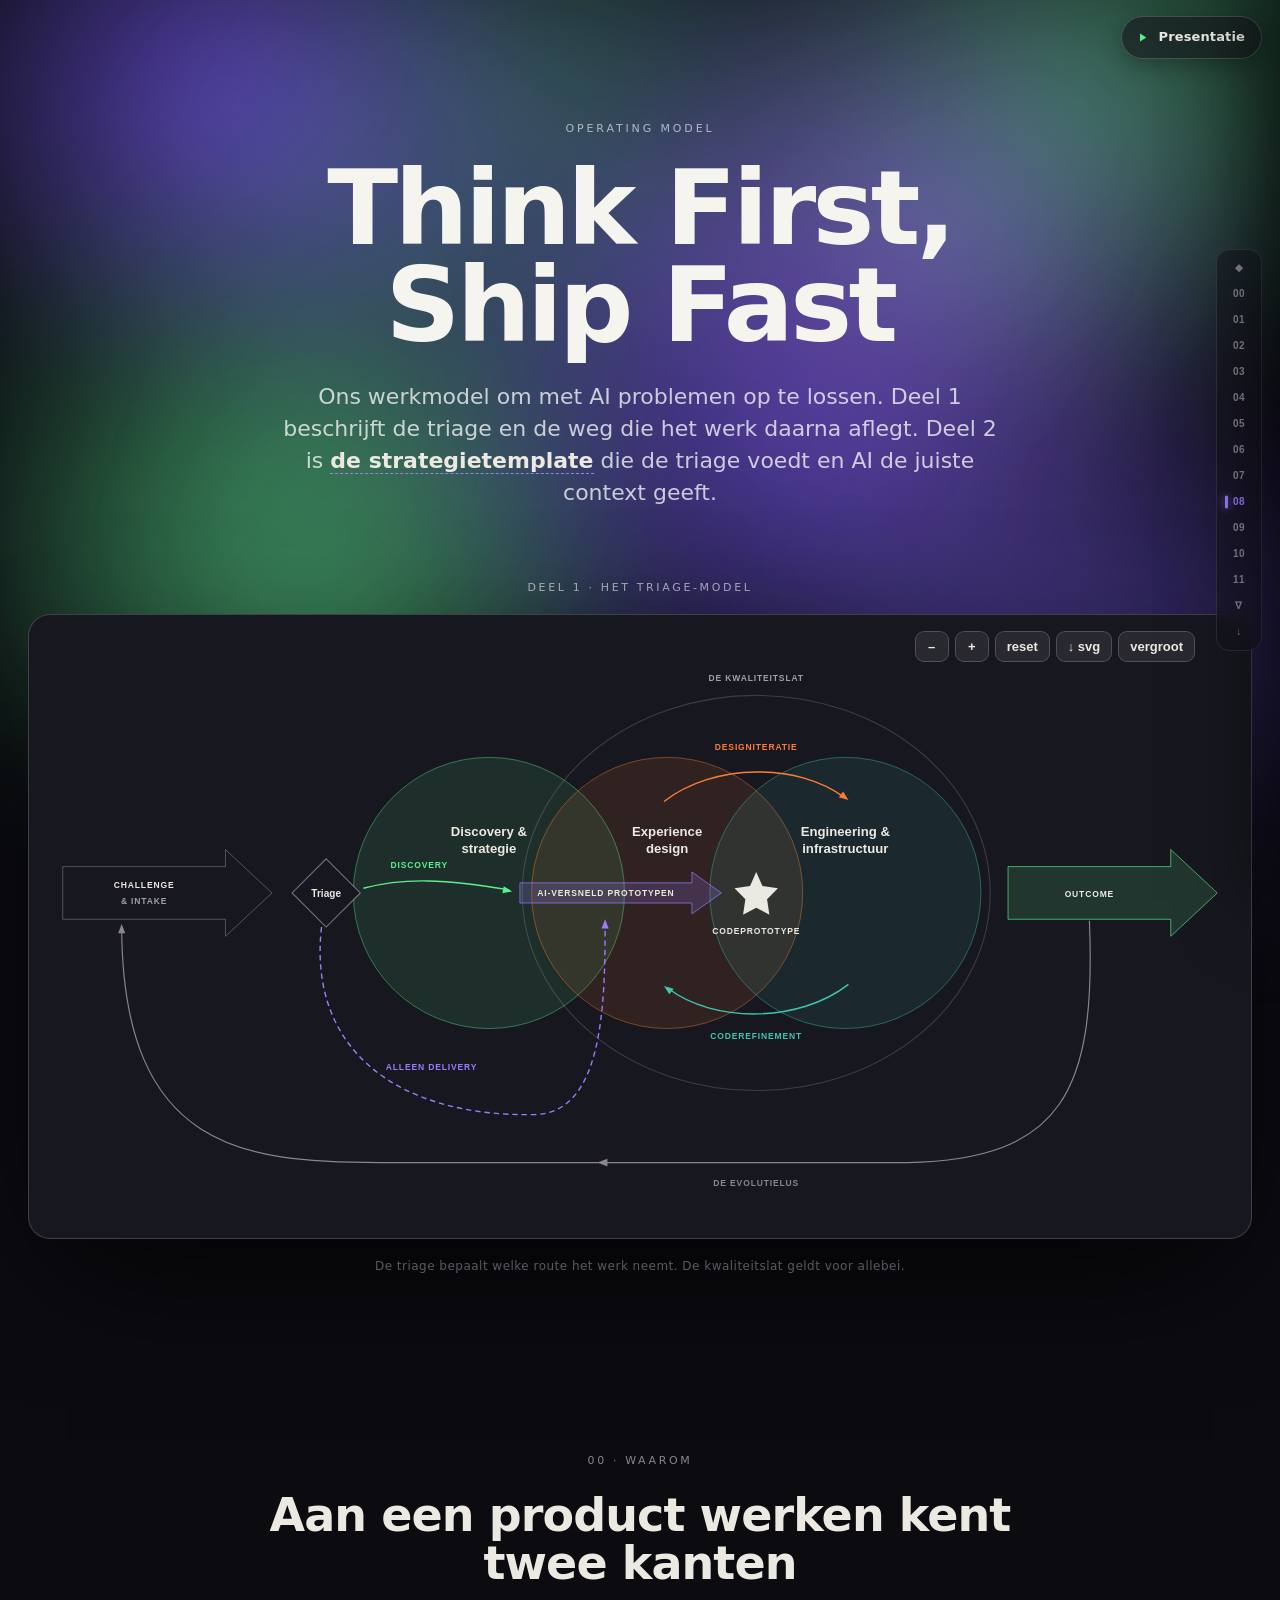
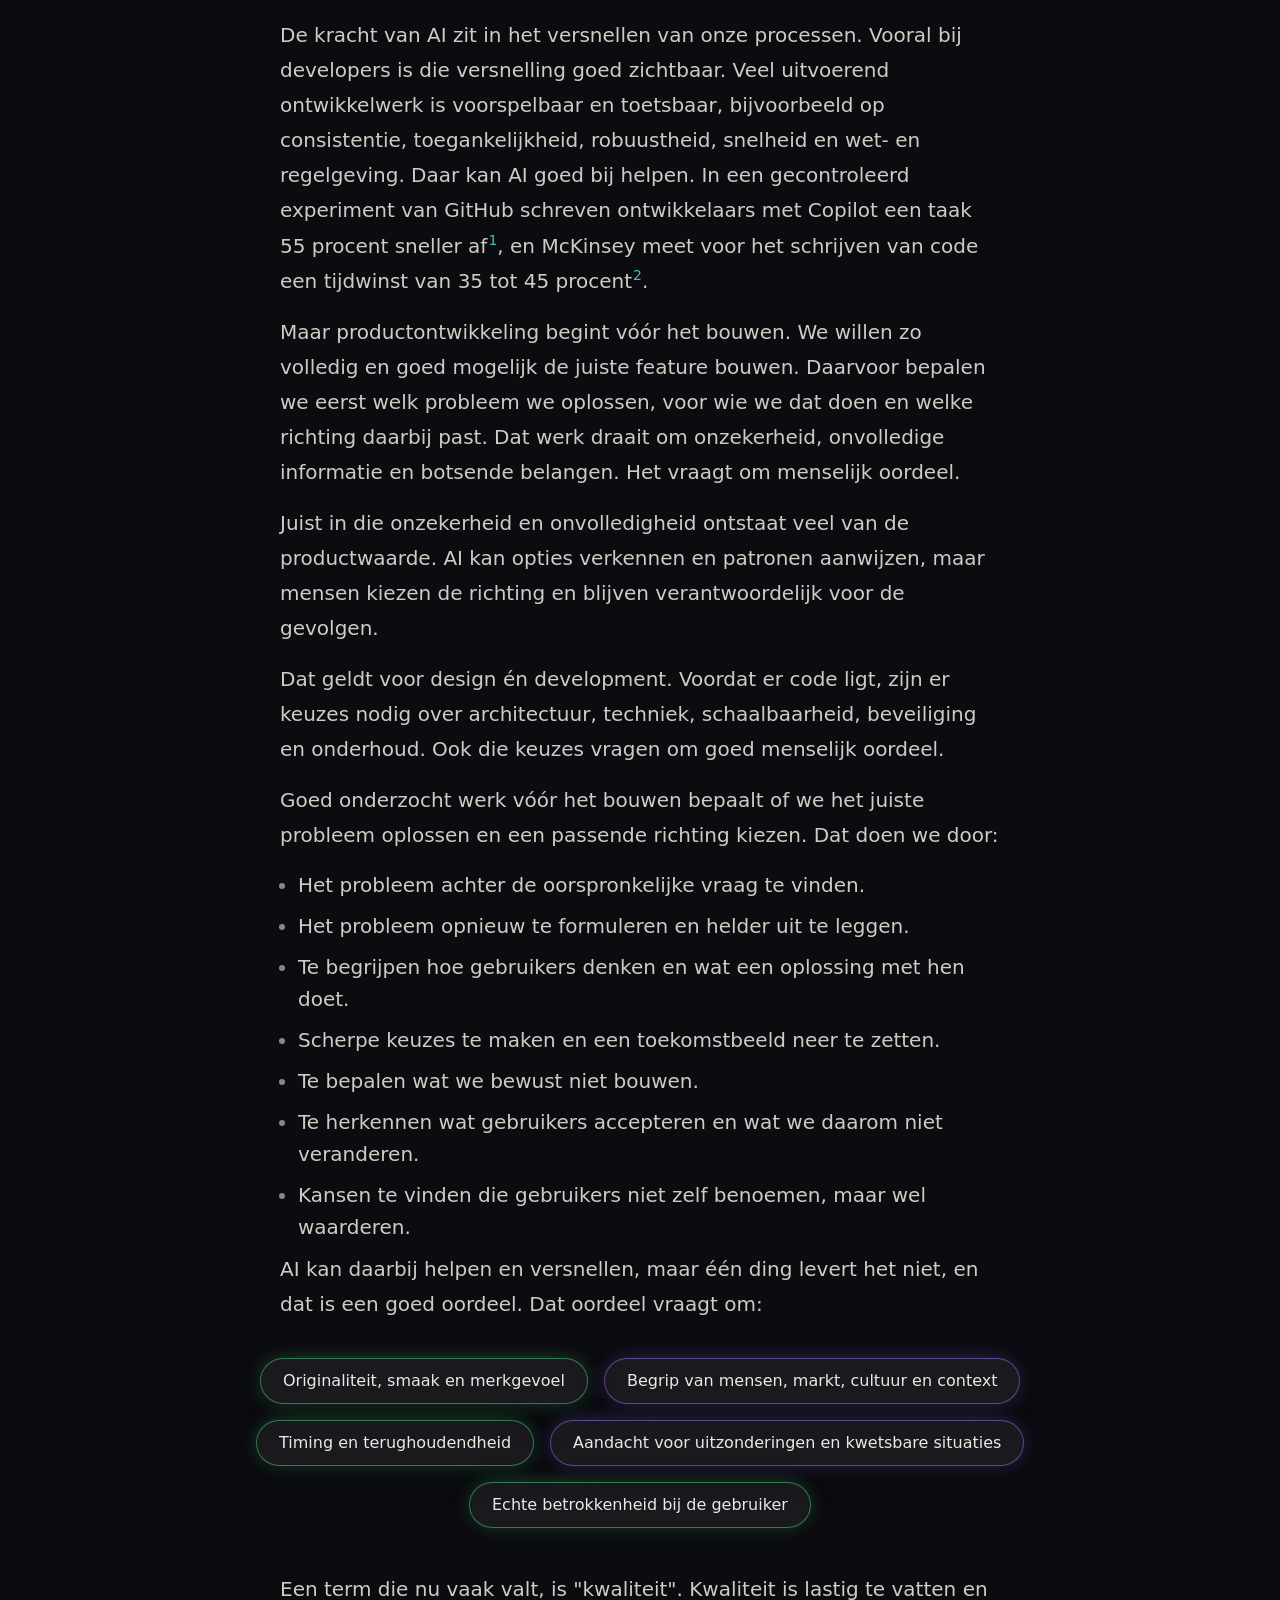
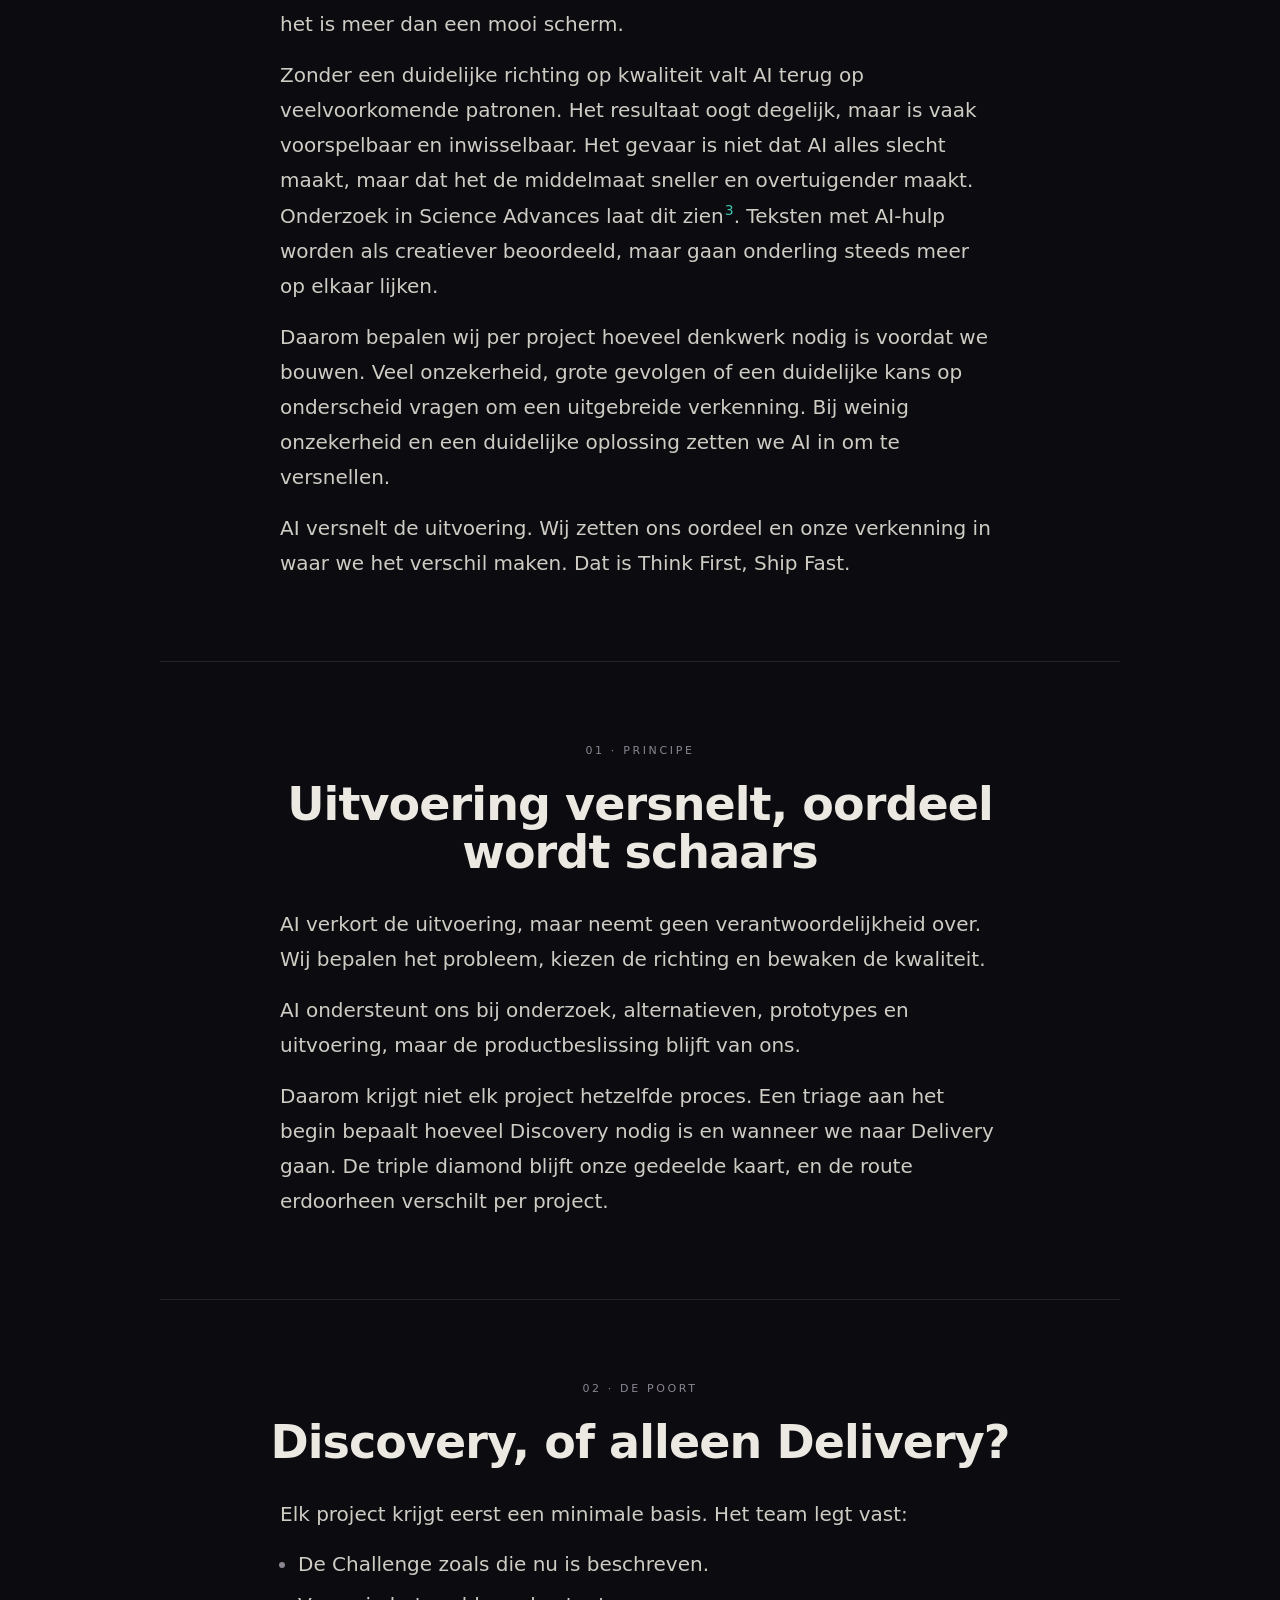
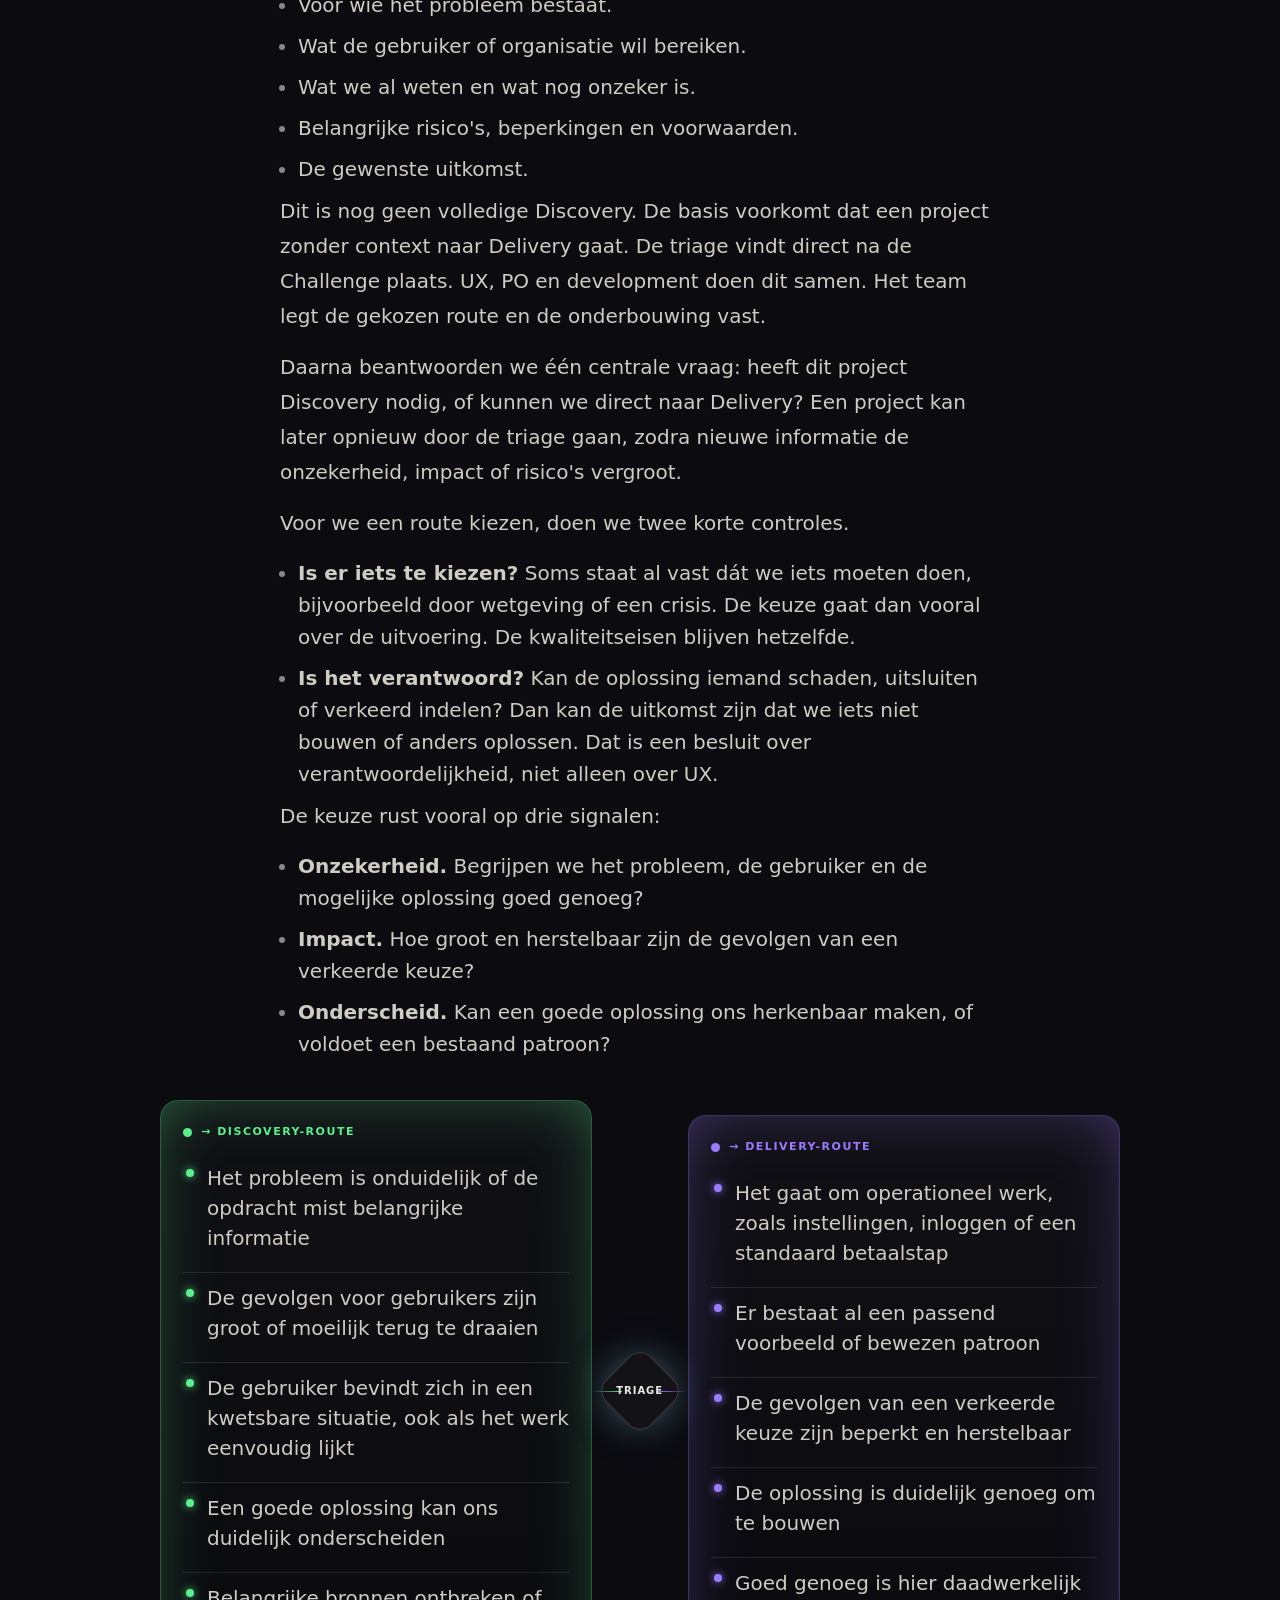
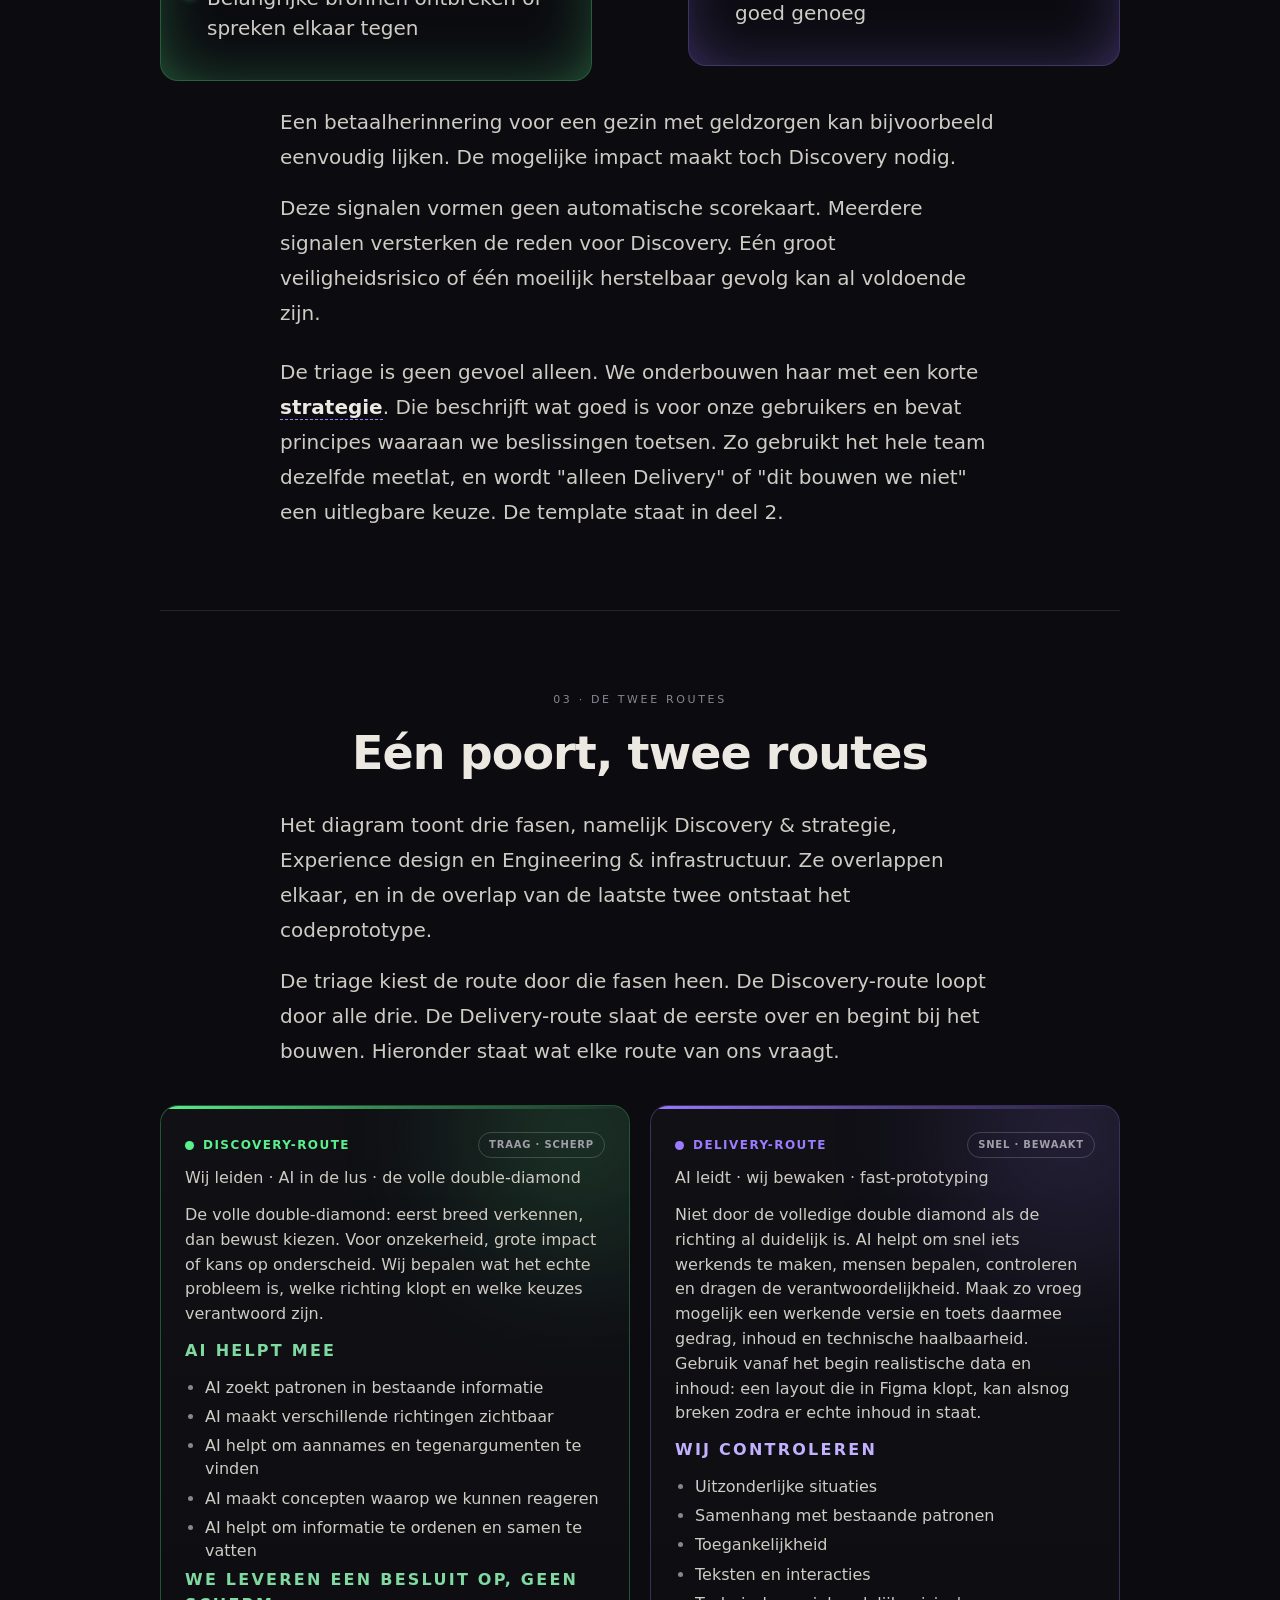
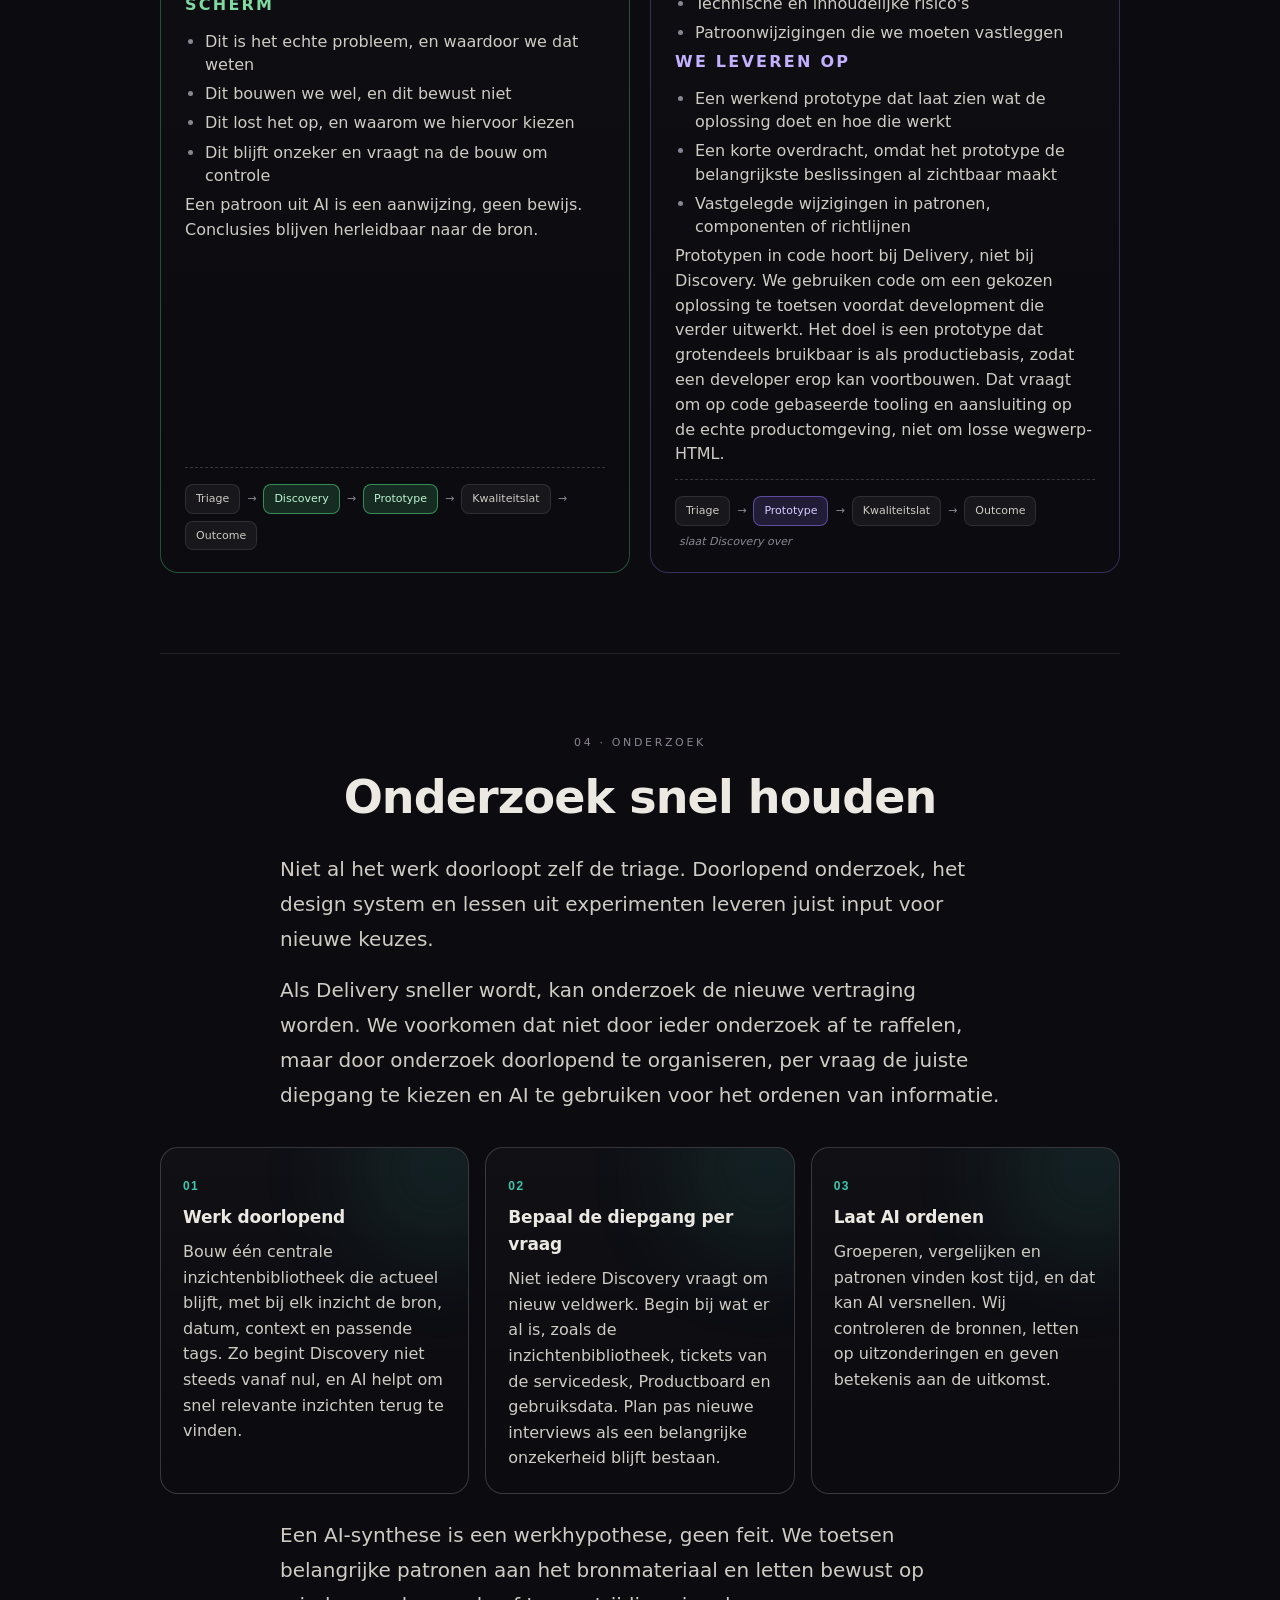
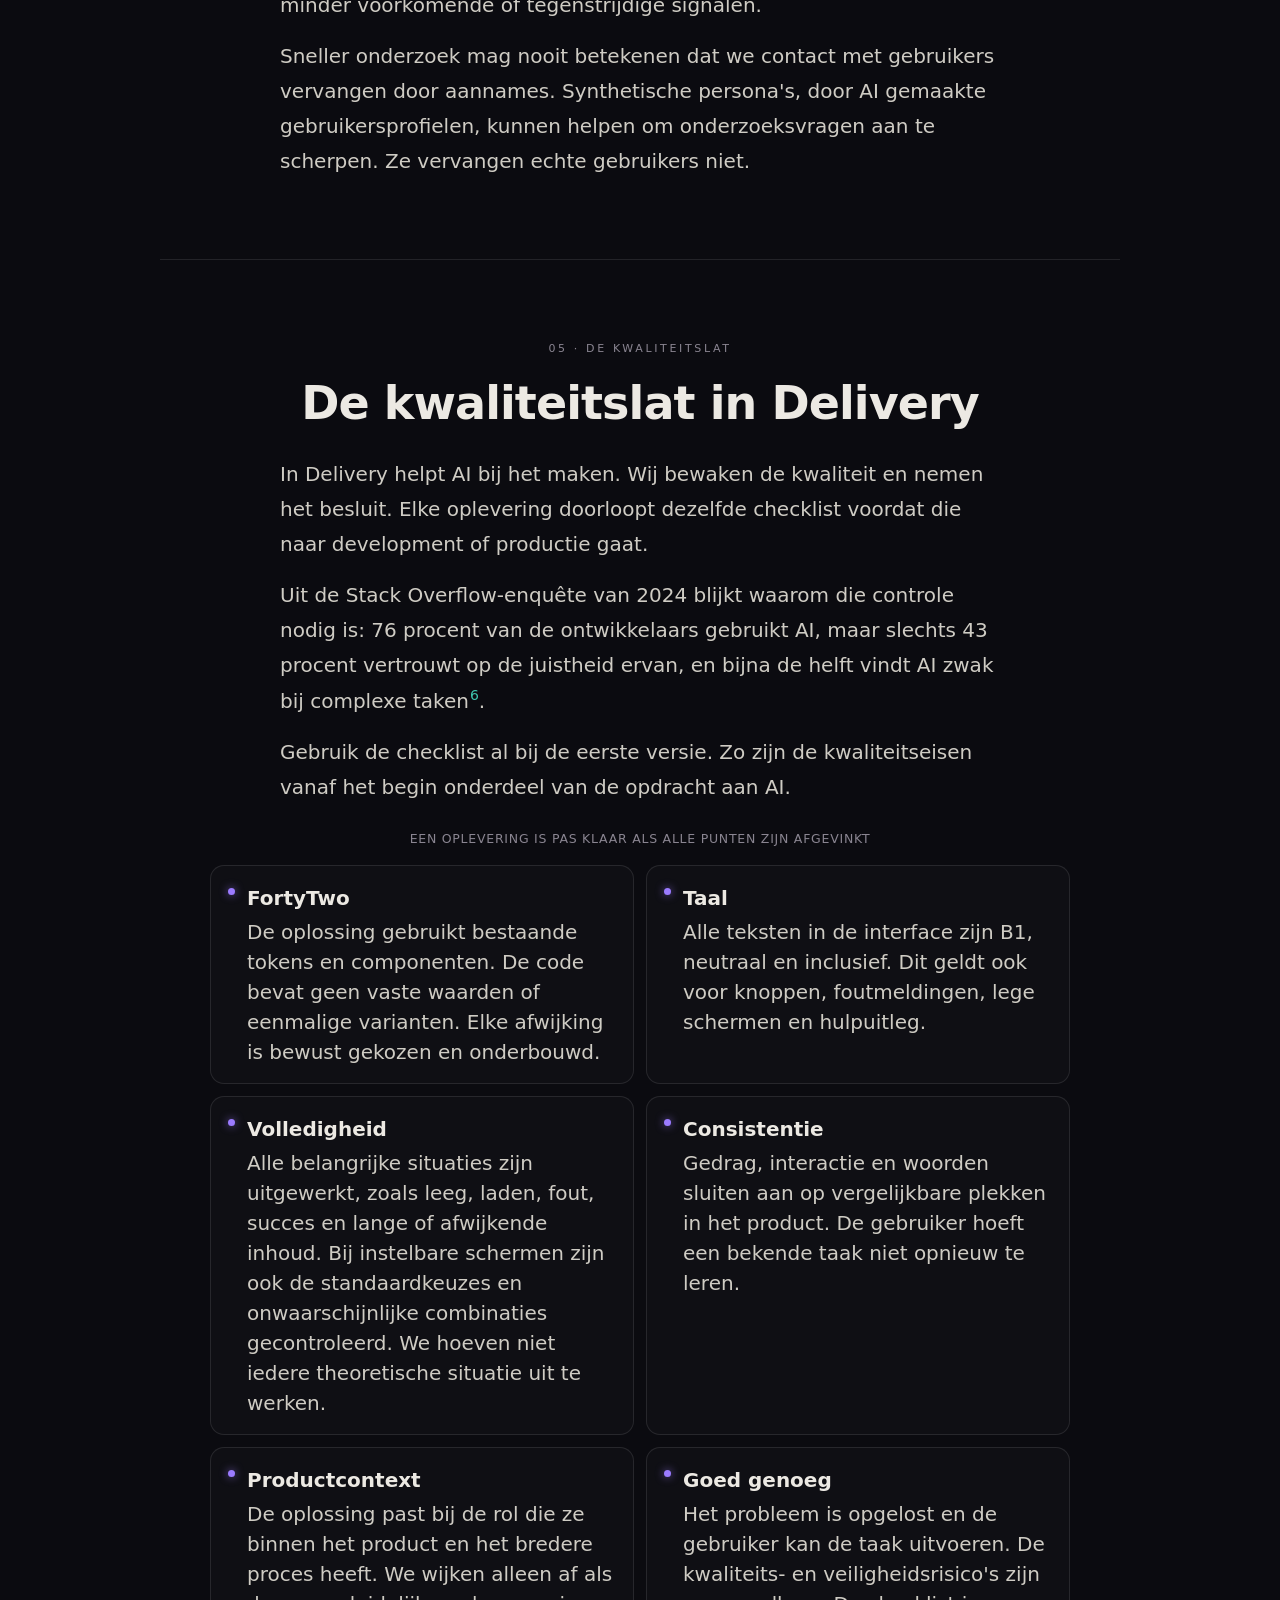
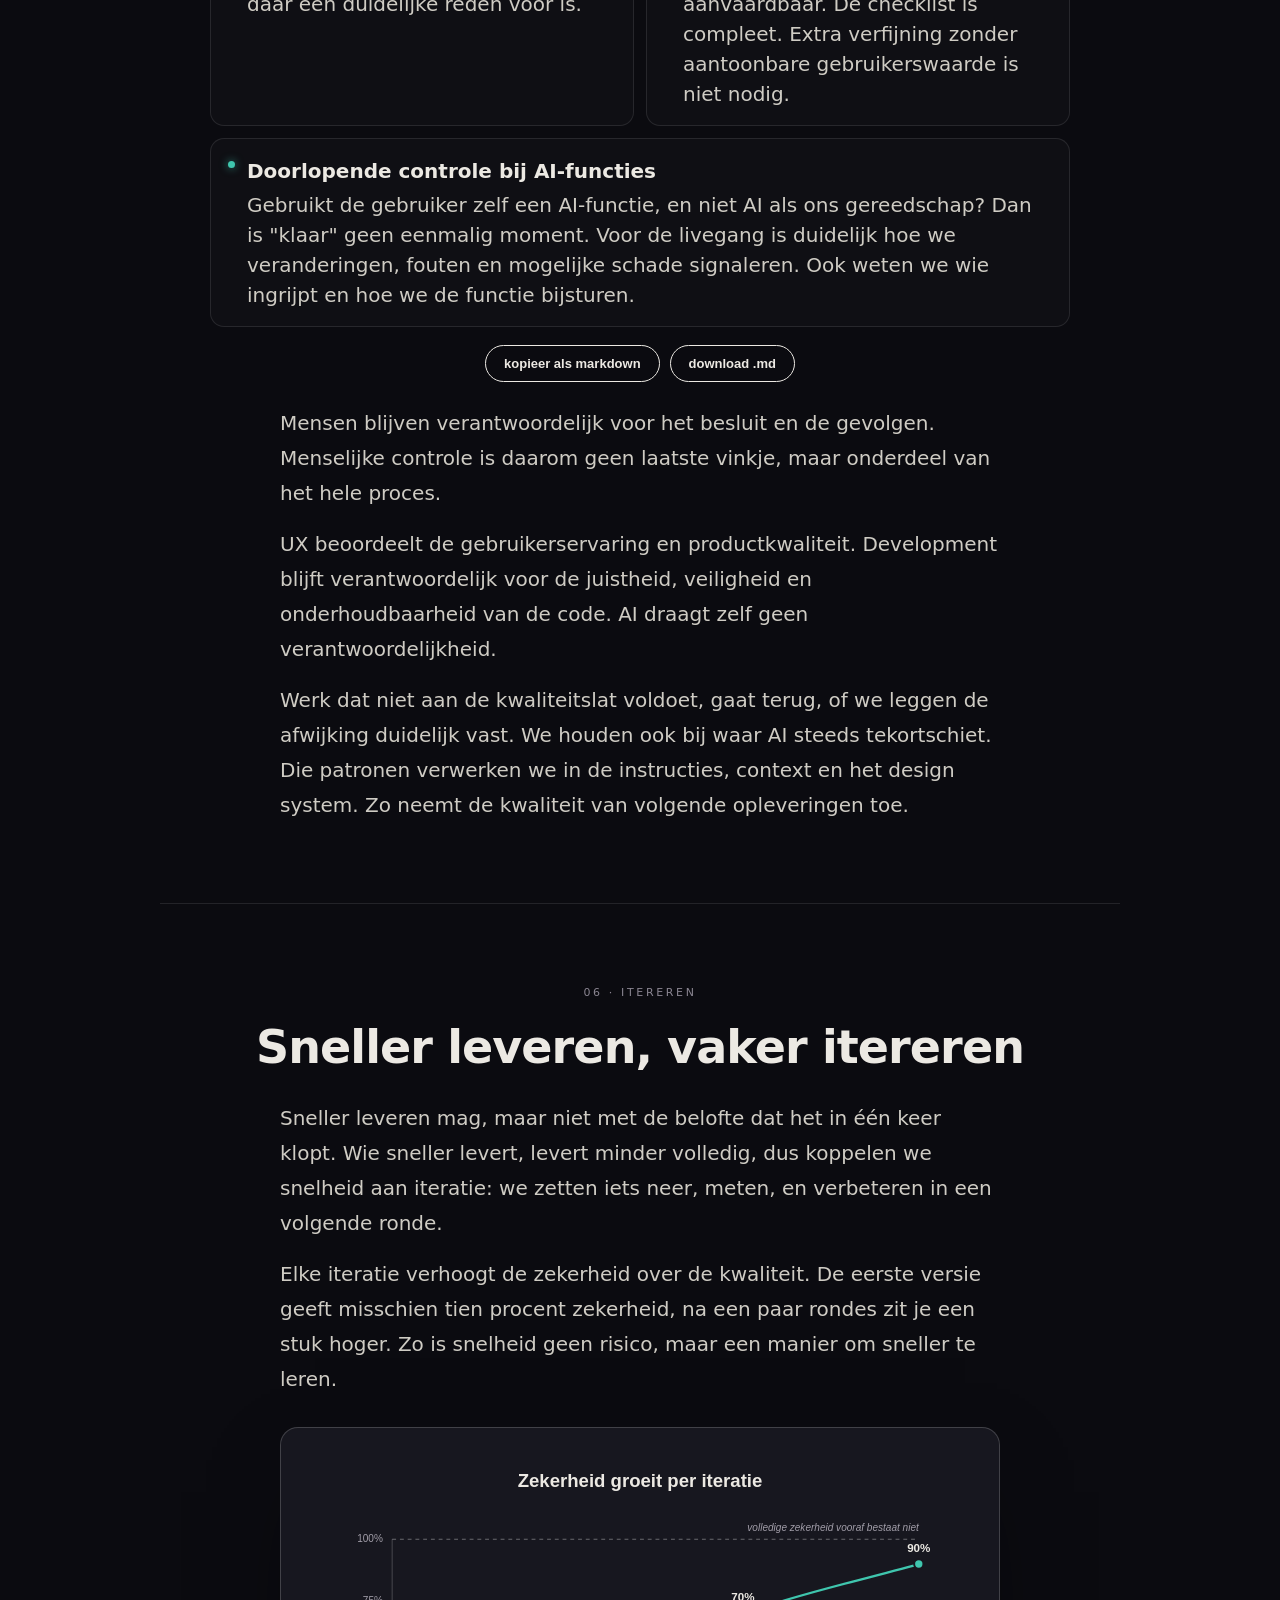
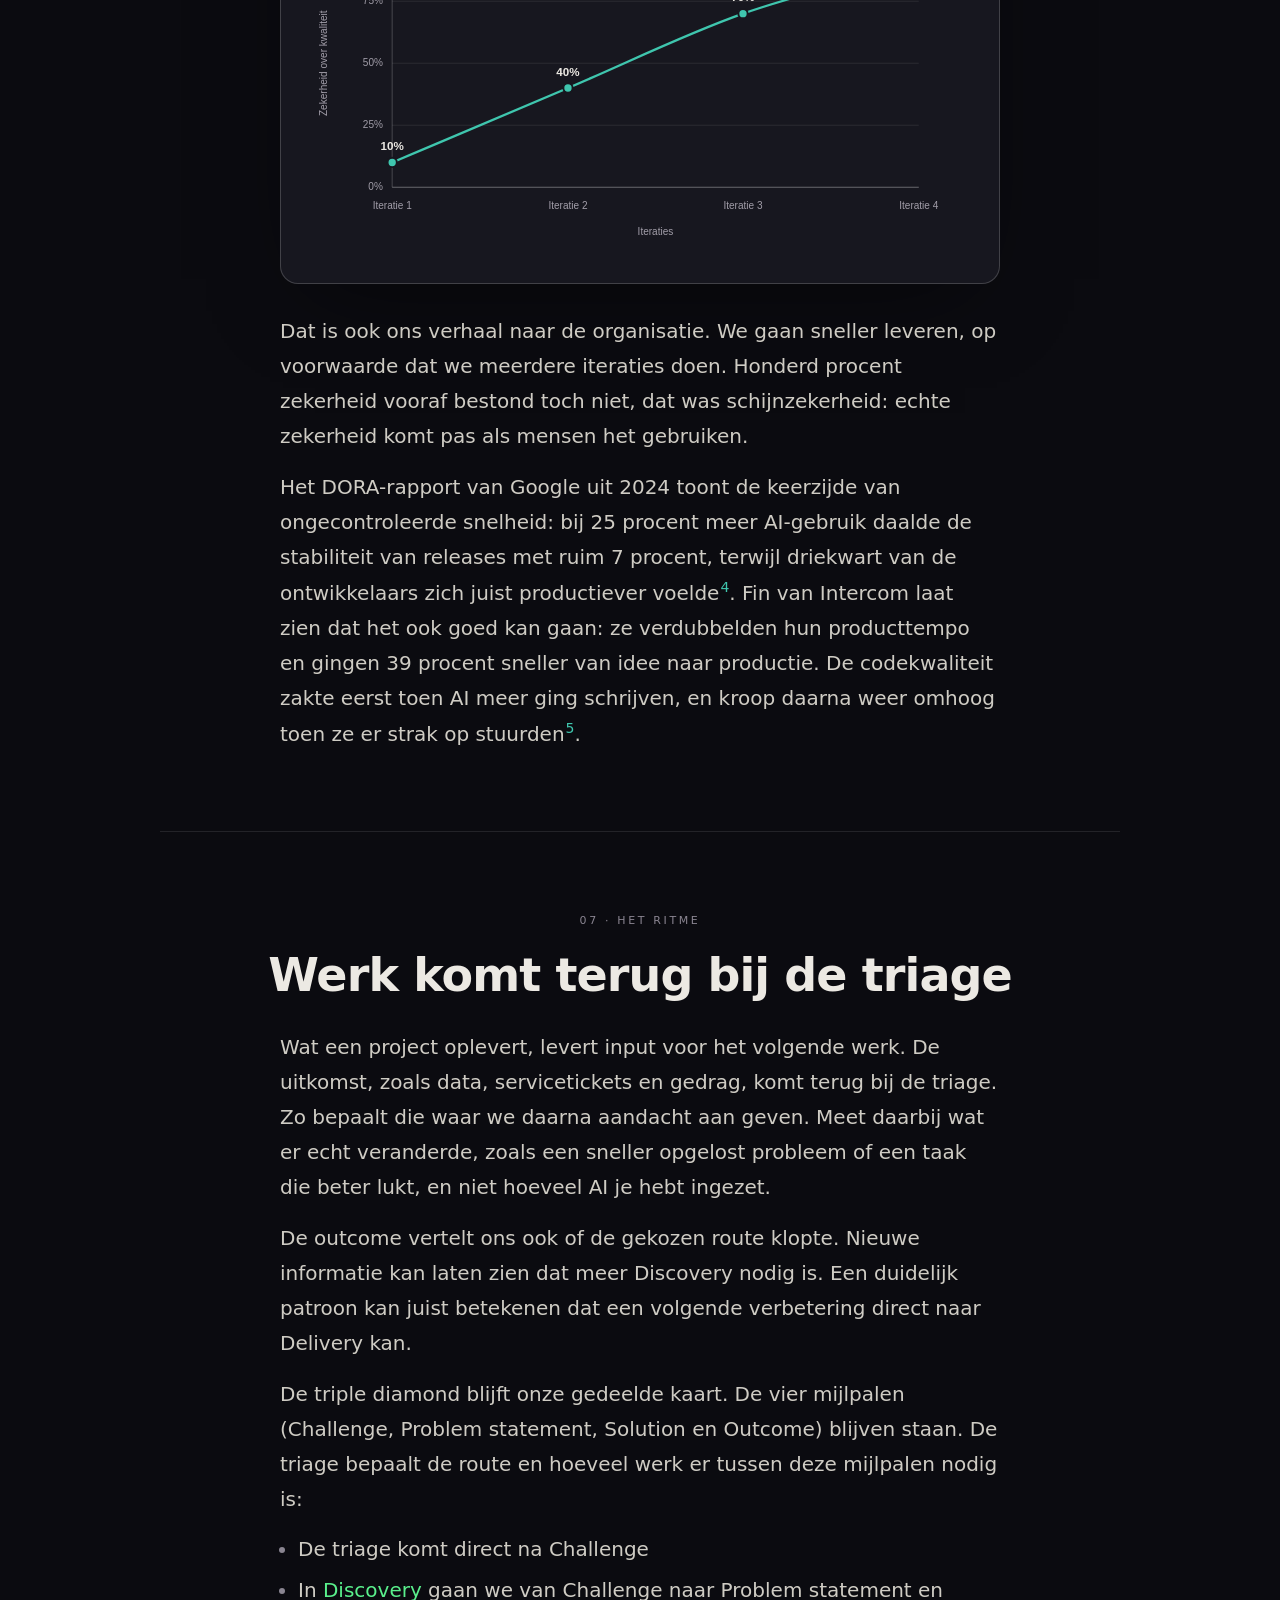
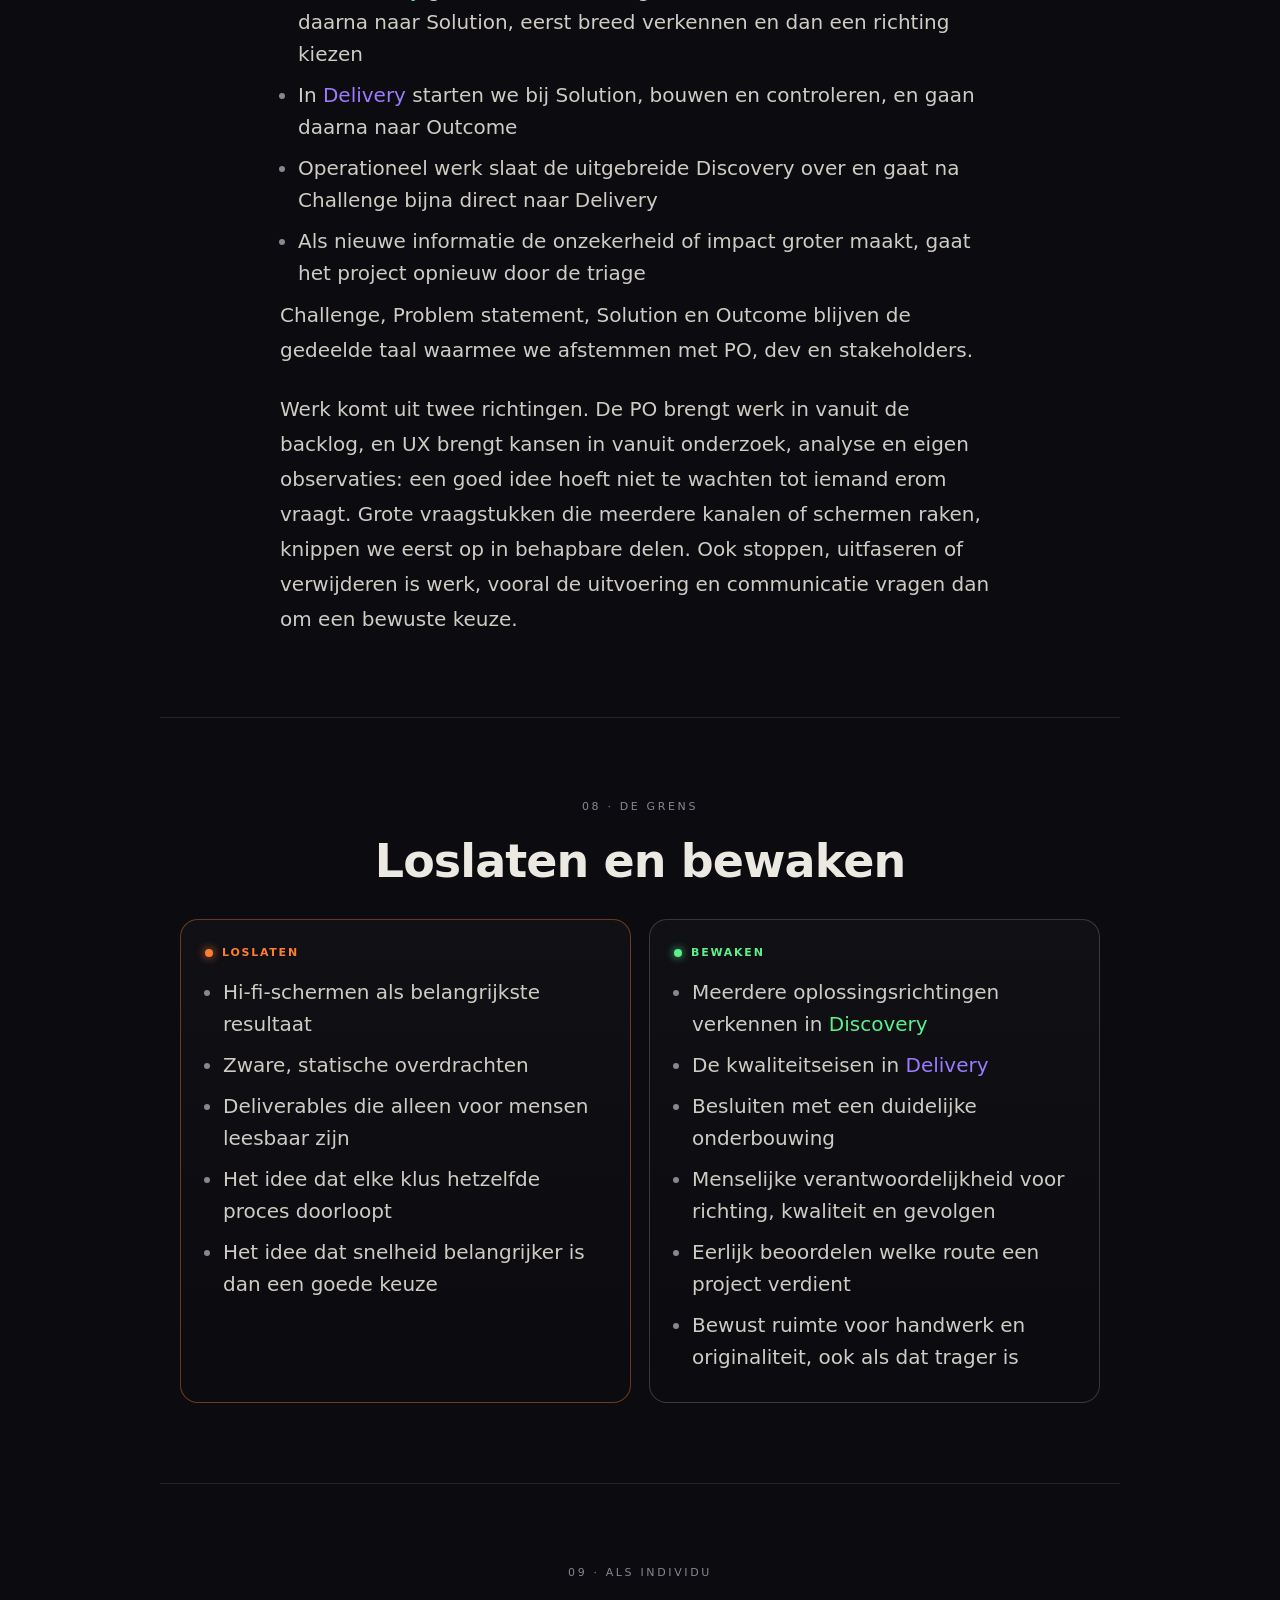
<file: index.html>
<!doctype html>
<html lang="nl">
<head>
  <meta charset="utf-8">
  <meta name="viewport" content="width=device-width, initial-scale=1">
  <title>Think First, Ship Fast</title>
  <meta name="description" content="Ons operating model voor problemen oplossen met AI. Een triage-model dat elk project naar Discovery of Delivery stuurt, plus de strategie die de triage voedt.">
  <meta name="color-scheme" content="dark">
  <link rel="icon" type="image/svg+xml" href="favicon.svg">
  <link rel="stylesheet" href="styles.css">
</head>
<body>

  <!-- scroll-voortgang (boven) -->
  <div class="scroll-progress" aria-hidden="true"><span id="progBar"></span></div>

  <!-- sticky mini-model: verschijnt bij scrollen, licht de huidige fase op -->
  <nav class="minimodel sticky" id="miniSticky" aria-label="Waar je bent in het model">
    <a class="mm-node" data-phase="challenge" href="#s00">Challenge</a>
    <span class="mm-arrow" aria-hidden="true">›</span>
    <a class="mm-node" data-phase="triage" href="#s02">Triage</a>
    <span class="mm-arrow" aria-hidden="true">›</span>
    <span class="mm-tracks">
      <a class="mm-node mm-disc" data-phase="discovery" href="#s03">Discovery</a>
      <a class="mm-node mm-del" data-phase="delivery" href="#s05">Delivery</a>
    </span>
    <span class="mm-arrow" aria-hidden="true">›</span>
    <a class="mm-node" data-phase="outcome" href="#s07">Outcome</a>
    <a class="mm-loop" data-phase="loop" href="#s02" title="de cyclus begint opnieuw" aria-label="de cyclus begint opnieuw">↻</a>
  </nav>

  <!-- sticky sectie-navigatie (rechts, desktop) -->
  <nav class="secnav" aria-label="Secties">
    <a href="#diagram" data-target="diagram"><span class="secnav-num">◆</span><span class="secnav-label">Diagram</span></a>
    <a href="#s00" data-target="s00"><span class="secnav-num">00</span><span class="secnav-label">Waarom</span></a>
    <a href="#s01" data-target="s01"><span class="secnav-num">01</span><span class="secnav-label">Principe</span></a>
    <a href="#s02" data-target="s02"><span class="secnav-num">02</span><span class="secnav-label">De poort</span></a>
    <a href="#s03" data-target="s03"><span class="secnav-num">03</span><span class="secnav-label">Twee routes</span></a>
    <a href="#s04" data-target="s04"><span class="secnav-num">04</span><span class="secnav-label">Onderzoek</span></a>
    <a href="#s05" data-target="s05"><span class="secnav-num">05</span><span class="secnav-label">Kwaliteitslat</span></a>
    <a href="#s06" data-target="s06"><span class="secnav-num">06</span><span class="secnav-label">Itereren</span></a>
    <a href="#s07" data-target="s07"><span class="secnav-num">07</span><span class="secnav-label">Het ritme</span></a>
    <a href="#s08" data-target="s08"><span class="secnav-num">08</span><span class="secnav-label">De grens</span></a>
    <a href="#s09" data-target="s09"><span class="secnav-num">09</span><span class="secnav-label">Als individu</span></a>
    <a href="#s09b" data-target="s09b"><span class="secnav-num">10</span><span class="secnav-label">Opleveren</span></a>
    <a href="#s10" data-target="s10"><span class="secnav-num">11</span><span class="secnav-label">Voor het team</span></a>
    <a href="#s11" data-target="s11"><span class="secnav-num">∇</span><span class="secnav-label">De strategie</span></a>
    <a href="#s12" data-target="s12"><span class="secnav-num">↓</span><span class="secnav-label">Bijlage</span></a>
  </nav>

  <!-- knop naar de pitch-presentatie -->
  <a class="deck-cta" href="slides.html" aria-label="Open de presentatie">
    <svg viewBox="0 0 24 24" aria-hidden="true"><path d="M8 5.5v13l10-6.5z"/></svg>
    <span>Presentatie</span>
  </a>

  <div class="bg-aura" aria-hidden="true"></div>

  <main class="wrap" id="top">

    <header class="hero">
      <div class="hero-inner">
        <p class="eyebrow">Operating model</p>
        <h1>Think First,<br>Ship Fast</h1>
        <p class="lede">Ons werkmodel om met AI problemen op te lossen. Deel 1 beschrijft de triage en de weg die het werk daarna aflegt. Deel 2 is <span class="slink" role="button" tabindex="0">de strategietemplate</span> die de triage voedt en AI de juiste context geeft.</p>
      </div>
    </header>

    <!-- ============ DIAGRAM (donkere overlay-kaart) ============ -->
    <figure class="figure reveal" id="diagram">
      <p class="part">Deel 1 · het triage-model</p>
      <div class="panel" id="diaPanel">
        <div class="zoomwrap" id="zoomWrap" tabindex="0" role="group" aria-label="Interactief diagram. Gebruik + en − om te zoomen, pijltjestoetsen om te pannen, 0 om te resetten.">
        <svg id="dia" viewBox="0 0 1510 742" role="img" aria-label="De flow: een Challenge gaat via de intake door de triage. Die kiest tussen Discovery en direct bouwen. Beide routes komen samen bij AI-versneld prototypen, waar Experience design en Engineering elkaar overlappen in het codeprototype. Alles wat gebouwd wordt gaat langs de kwaliteitslat, met lussen voor designiteratie en coderefinement. Daarna volgt de Outcome, het productieklare resultaat, en voedt de evolutielus de volgende triage.">
          <style>
            .nbox{fill:var(--surface,#17171f);stroke:rgba(255,255,255,.22)}
            .ntxt{fill:var(--ink,#ece9e3);font:600 15px "Helvetica Neue",Arial,sans-serif;text-anchor:middle}
            .ctitle{fill:var(--ink,#ece9e3);font:700 17px "Helvetica Neue",Arial,sans-serif;text-anchor:middle}
            .route{font:700 11px "Helvetica Neue",Arial,sans-serif;letter-spacing:.1em;text-anchor:middle}
          </style>

          <!-- ============ DE KWALITEITSLAT ============ -->
          <ellipse cx="905" cy="320" rx="302" ry="255" fill="none" stroke="rgba(255,255,255,.16)" stroke-width="1.4"/>
          <text x="905" y="47" class="route dnode" data-target="s05" fill="var(--muted,#a29ea9)">DE KWALITEITSLAT</text>

          <!-- ============ DE DRIE CIRKELS ============ -->
          <circle cx="560" cy="320" r="175" fill="#5af08c" fill-opacity="0.10" stroke="#5af08c" stroke-opacity="0.45" stroke-width="1.2"/>
          <circle cx="790" cy="320" r="175" fill="#ff7d33" fill-opacity="0.10" stroke="#ff7d33" stroke-opacity="0.45" stroke-width="1.2"/>
          <circle cx="1020" cy="320" r="175" fill="#3fc6ae" fill-opacity="0.10" stroke="#3fc6ae" stroke-opacity="0.45" stroke-width="1.2"/>

          <text x="560" y="246" class="ctitle dnode" data-target="s03">Discovery &amp;</text>
          <text x="560" y="268" class="ctitle dnode" data-target="s03">strategie</text>

          <text x="790" y="246" class="ctitle">Experience</text>
          <text x="790" y="268" class="ctitle">design</text>

          <text x="1020" y="246" class="ctitle">Engineering &amp;</text>
          <text x="1020" y="268" class="ctitle">infrastructuur</text>

          <!-- ============ START ============ -->
          <polygon points="10,286 220,286 220,264 280,320 220,376 220,354 10,354" fill="var(--surface,#17171f)" stroke="rgba(255,255,255,.28)" stroke-width="1.2"/>
          <text x="115" y="314" class="route dnode" data-target="s00" fill="var(--ink,#ece9e3)">CHALLENGE</text>
          <text x="115" y="334" class="route dnode" data-target="s02" fill="var(--muted,#a29ea9)">&amp; INTAKE</text>

          <polygon points="350,276 394,320 350,364 306,320" fill="var(--surface,#17171f)" stroke="rgba(255,255,255,.40)" stroke-width="1.4"/>
          <text class="ntxt dnode" data-target="s02" x="350" y="325" style="font-size:13px">Triage</text>

          <!-- ============ ROUTE 1 · DISCOVERY ============ -->
          <path d="M398,314 C450,300 505,302 586,316" fill="none" stroke="#5af08c" stroke-width="1.8"/>
          <polygon points="590.0,318.0 577.4,320.3 579.1,311.3" fill="#5af08c"/>
          <text x="470" y="288" class="route dnode" data-target="s03" fill="#5af08c">DISCOVERY</text>

          <!-- ============ ROUTE 2 · ALLEEN DELIVERY ============ -->
          <path d="M344,364 C326,520 440,610 620,606 C706,603 710,470 710,360" fill="none" stroke="#9b7bff" stroke-width="1.8" stroke-dasharray="7 5"/>
          <polygon points="710.0,354.0 714.6,366.0 705.4,366.0" fill="#9b7bff"/>
          <text x="486" y="548" class="route dnode" data-target="s03" fill="#9b7bff">ALLEEN DELIVERY</text>

          <!-- ============ AI-VERSNELD PROTOTYPEN ============ -->
          <polygon points="600,307 822,307 822,293 860,320 822,347 822,333 600,333" fill="#9b7bff" fill-opacity="0.20" stroke="#9b7bff" stroke-opacity="0.75" stroke-width="1.2"/>
          <text x="711" y="324" class="route" fill="var(--ink,#ece9e3)">AI-VERSNELD PROTOTYPEN</text>

          <!-- ============ HET CODEPROTOTYPE ============ -->
          <g transform="translate(0,-37)">
            <path d="M905,330 L913,348 L933,351 L919,365 L922,385 L905,376 L888,385 L891,365 L877,351 L897,348 Z" fill="var(--ink,#ece9e3)"/>
          </g>
          <text x="905" y="373" class="route" fill="var(--ink,#ece9e3)">CODEPROTOTYPE</text>

          <!-- ============ DE TWEE LUSSEN ============ -->
          <path d="M786,202 C850,152 960,152 1019,197" fill="none" stroke="#ff7d33" stroke-width="1.8"/>
          <polygon points="1024.0,200.0 1011.6,196.5 1017.2,189.1" fill="#ff7d33"/>
          <text x="905" y="136" class="route dnode" data-target="s06" fill="#ff7d33">DESIGNITERATIE</text>

          <path d="M1024,438 C960,488 850,488 791,443" fill="none" stroke="#3fc6ae" stroke-width="1.8"/>
          <polygon points="786.0,440.0 798.4,443.5 792.8,450.9" fill="#3fc6ae"/>
          <text x="905" y="508" class="route dnode" data-target="s06" fill="#3fc6ae">CODEREFINEMENT</text>

          <!-- ============ HET RESULTAAT ============ -->
          <polygon points="1230,286 1440,286 1440,264 1500,320 1440,376 1440,354 1230,354" fill="#5af08c" fill-opacity="0.14" stroke="#5af08c" stroke-opacity="0.7" stroke-width="1.2"/>
          <text x="1335" y="325" class="route dnode" data-target="s07" fill="var(--ink,#ece9e3)">OUTCOME</text>

          <!-- ============ DE EVOLUTIELUS ============ -->
          <path d="M1335,356 C1344,576 1300,664 1100,668 L420,668 C244,668 88,652 86,366" fill="none" stroke="#8a8591" stroke-width="1.5"/>
          <polygon points="86.0,360.0 90.7,372.0 81.5,372.0" fill="#8a8591"/>
          <polygon points="700.0,668.0 713.0,663.0 713.0,673.0" fill="#8a8591"/>
          <text x="905" y="698" class="route dnode" data-target="s07" fill="var(--faint,#8a8591)">DE EVOLUTIELUS</text>
        </svg>
        </div>
        <p class="zoom-hint" id="zoomHint" aria-hidden="true">Scroll of knijp om te zoomen · sleep om te pannen</p>
        <div class="zoom-controls" id="zoomCtrl">
          <button type="button" data-z="out" aria-label="uitzoomen">–</button>
          <button type="button" data-z="in" aria-label="inzoomen">+</button>
          <button type="button" data-z="reset">reset</button>
          <button type="button" data-z="download" aria-label="diagram downloaden">↓ svg</button>
          <button type="button" data-z="full">vergroot</button>
        </div>
      </div>
      <figcaption class="figcap">De triage bepaalt welke route het werk neemt. De kwaliteitslat geldt voor allebei.</figcaption>
    </figure>

    <!-- ============ ONE-PAGER ============ -->

    <section class="sec reveal" id="s00">
      <span class="tag">00 · Waarom</span>
      <h2 class="statement">Aan een product werken kent twee kanten</h2>
      <div class="prose">
        <p>De kracht van AI zit in het versnellen van onze processen. Vooral bij developers is die versnelling goed zichtbaar. Veel uitvoerend ontwikkelwerk is voorspelbaar en toetsbaar, bijvoorbeeld op consistentie, toegankelijkheid, robuustheid, snelheid en wet- en regelgeving. Daar kan AI goed bij helpen. In een gecontroleerd experiment van GitHub schreven ontwikkelaars met Copilot een taak 55 procent sneller af<sup class="cite"><a href="#bron-1">1</a></sup>, en McKinsey meet voor het schrijven van code een tijdwinst van 35 tot 45 procent<sup class="cite"><a href="#bron-2">2</a></sup>.</p>
        <p>Maar productontwikkeling begint vóór het bouwen. We willen zo volledig en goed mogelijk de juiste feature bouwen. Daarvoor bepalen we eerst welk probleem we oplossen, voor wie we dat doen en welke richting daarbij past. Dat werk draait om onzekerheid, onvolledige informatie en botsende belangen. Het vraagt om menselijk oordeel.</p>
        <p>Juist in die onzekerheid en onvolledigheid ontstaat veel van de productwaarde. AI kan opties verkennen en patronen aanwijzen, maar mensen kiezen de richting en blijven verantwoordelijk voor de gevolgen.</p>
        <p>Dat geldt voor design én development. Voordat er code ligt, zijn er keuzes nodig over architectuur, techniek, schaalbaarheid, beveiliging en onderhoud. Ook die keuzes vragen om goed menselijk oordeel.</p>
        <p>Goed onderzocht werk vóór het bouwen bepaalt of we het juiste probleem oplossen en een passende richting kiezen. Dat doen we door:</p>
        <ul>
          <li>Het probleem achter de oorspronkelijke vraag te vinden.</li>
          <li>Het probleem opnieuw te formuleren en helder uit te leggen.</li>
          <li>Te begrijpen hoe gebruikers denken en wat een oplossing met hen doet.</li>
          <li>Scherpe keuzes te maken en een toekomstbeeld neer te zetten.</li>
          <li>Te bepalen wat we bewust niet bouwen.</li>
          <li>Te herkennen wat gebruikers accepteren en wat we daarom niet veranderen.</li>
          <li>Kansen te vinden die gebruikers niet zelf benoemen, maar wel waarderen.</li>
        </ul>
        <p>AI kan daarbij helpen en versnellen, maar één ding levert het niet, en dat is een goed oordeel. Dat oordeel vraagt om:</p>
      </div>
      <div class="qualities">
        <span class="qual">Originaliteit, smaak en merkgevoel</span>
        <span class="qual">Begrip van mensen, markt, cultuur en context</span>
        <span class="qual">Timing en terughoudendheid</span>
        <span class="qual">Aandacht voor uitzonderingen en kwetsbare situaties</span>
        <span class="qual">Echte betrokkenheid bij de gebruiker</span>
      </div>
      <div class="prose">
        <p>Een term die nu vaak valt, is "kwaliteit". Kwaliteit is lastig te vatten en het is meer dan een mooi scherm.</p>
        <p>Zonder een duidelijke richting op kwaliteit valt AI terug op veelvoorkomende patronen. Het resultaat oogt degelijk, maar is vaak voorspelbaar en inwisselbaar. Het gevaar is niet dat AI alles slecht maakt, maar dat het de middelmaat sneller en overtuigender maakt. Onderzoek in Science Advances laat dit zien<sup class="cite"><a href="#bron-3">3</a></sup>. Teksten met AI-hulp worden als creatiever beoordeeld, maar gaan onderling steeds meer op elkaar lijken.</p>
        <p>Daarom bepalen wij per project hoeveel denkwerk nodig is voordat we bouwen. Veel onzekerheid, grote gevolgen of een duidelijke kans op onderscheid vragen om een uitgebreide verkenning. Bij weinig onzekerheid en een duidelijke oplossing zetten we AI in om te versnellen.</p>
        <p>AI versnelt de uitvoering. Wij zetten ons oordeel en onze verkenning in waar we het verschil maken. Dat is Think First, Ship Fast.</p>
      </div>
    </section>

    <section class="sec reveal" id="s01">
      <span class="tag">01 · Principe</span>
      <h2 class="statement">Uitvoering versnelt, oordeel wordt schaars</h2>
      <div class="prose">
        <p>AI verkort de uitvoering, maar neemt geen verantwoordelijkheid over. Wij bepalen het probleem, kiezen de richting en bewaken de kwaliteit.</p>
        <p>AI ondersteunt ons bij onderzoek, alternatieven, prototypes en uitvoering, maar de productbeslissing blijft van ons.</p>
        <p>Daarom krijgt niet elk project hetzelfde proces. Een triage aan het begin bepaalt hoeveel Discovery nodig is en wanneer we naar Delivery gaan. De triple diamond blijft onze gedeelde kaart, en de route erdoorheen verschilt per project.</p>
      </div>
    </section>

    <section class="sec reveal" id="s02">
      <span class="tag">02 · De poort</span>
      <h2 class="statement">Discovery, of alleen Delivery?</h2>
      <div class="prose">
        <p>Elk project krijgt eerst een minimale basis. Het team legt vast:</p>
        <ul>
          <li>De Challenge zoals die nu is beschreven.</li>
          <li>Voor wie het probleem bestaat.</li>
          <li>Wat de gebruiker of organisatie wil bereiken.</li>
          <li>Wat we al weten en wat nog onzeker is.</li>
          <li>Belangrijke risico's, beperkingen en voorwaarden.</li>
          <li>De gewenste uitkomst.</li>
        </ul>
        <p>Dit is nog geen volledige Discovery. De basis voorkomt dat een project zonder context naar Delivery gaat. De triage vindt direct na de Challenge plaats. UX, PO en development doen dit samen. Het team legt de gekozen route en de onderbouwing vast.</p>
        <p>Daarna beantwoorden we één centrale vraag: heeft dit project Discovery nodig, of kunnen we direct naar Delivery? Een project kan later opnieuw door de triage gaan, zodra nieuwe informatie de onzekerheid, impact of risico's vergroot.</p>
        <p>Voor we een route kiezen, doen we twee korte controles.</p>
        <ul>
          <li><b>Is er iets te kiezen?</b> Soms staat al vast dát we iets moeten doen, bijvoorbeeld door wetgeving of een crisis. De keuze gaat dan vooral over de uitvoering. De kwaliteitseisen blijven hetzelfde.</li>
          <li><b>Is het verantwoord?</b> Kan de oplossing iemand schaden, uitsluiten of verkeerd indelen? Dan kan de uitkomst zijn dat we iets niet bouwen of anders oplossen. Dat is een besluit over verantwoordelijkheid, niet alleen over UX.</li>
        </ul>
        <p>De keuze rust vooral op drie signalen:</p>
        <ul>
          <li><b>Onzekerheid.</b> Begrijpen we het probleem, de gebruiker en de mogelijke oplossing goed genoeg?</li>
          <li><b>Impact.</b> Hoe groot en herstelbaar zijn de gevolgen van een verkeerde keuze?</li>
          <li><b>Onderscheid.</b> Kan een goede oplossing ons herkenbaar maken, of voldoet een bestaand patroon?</li>
        </ul>
      </div>
      <div class="gate">
        <div class="gate-col mens">
          <h4><span class="dot mens"></span>→ Discovery-route</h4>
          <ul class="tells mens">
            <li>Het probleem is onduidelijk of de opdracht mist belangrijke informatie</li>
            <li>De gevolgen voor gebruikers zijn groot of moeilijk terug te draaien</li>
            <li>De gebruiker bevindt zich in een kwetsbare situatie, ook als het werk eenvoudig lijkt</li>
            <li>Een goede oplossing kan ons duidelijk onderscheiden</li>
            <li>Belangrijke bronnen ontbreken of spreken elkaar tegen</li>
          </ul>
        </div>
        <div class="gate-center"><div class="gate-diamond"><span>Triage</span></div></div>
        <div class="gate-col ai">
          <h4><span class="dot ai"></span>→ Delivery-route</h4>
          <ul class="tells ai">
            <li>Het gaat om operationeel werk, zoals instellingen, inloggen of een standaard betaalstap</li>
            <li>Er bestaat al een passend voorbeeld of bewezen patroon</li>
            <li>De gevolgen van een verkeerde keuze zijn beperkt en herstelbaar</li>
            <li>De oplossing is duidelijk genoeg om te bouwen</li>
            <li>Goed genoeg is hier daadwerkelijk goed genoeg</li>
          </ul>
        </div>
      </div>
      <div class="prose">
        <p>Een betaalherinnering voor een gezin met geldzorgen kan bijvoorbeeld eenvoudig lijken. De mogelijke impact maakt toch Discovery nodig.</p>
        <p>Deze signalen vormen geen automatische scorekaart. Meerdere signalen versterken de reden voor Discovery. Eén groot veiligheidsrisico of één moeilijk herstelbaar gevolg kan al voldoende zijn.</p>
      </div>
      <p class="note">De triage is geen gevoel alleen. We onderbouwen haar met een korte <span class="slink" role="button" tabindex="0">strategie</span>. Die beschrijft wat goed is voor onze gebruikers en bevat principes waaraan we beslissingen toetsen. Zo gebruikt het hele team dezelfde meetlat, en wordt "alleen Delivery" of "dit bouwen we niet" een uitlegbare keuze. De template staat in deel 2.</p>
    </section>

    <section class="sec reveal" id="s03">
      <span class="tag">03 · De twee routes</span>
      <h2 class="statement">Eén poort, twee routes</h2>
      <div class="prose">
        <p>Het diagram toont drie fasen, namelijk Discovery &amp; strategie, Experience design en Engineering &amp; infrastructuur. Ze overlappen elkaar, en in de overlap van de laatste twee ontstaat het codeprototype.</p>
        <p>De triage kiest de route door die fasen heen. De Discovery-route loopt door alle drie. De Delivery-route slaat de eerste over en begint bij het bouwen. Hieronder staat wat elke route van ons vraagt.</p>
      </div>
      <div class="lanes">
        <div class="lane mens">
          <div class="lane-head">
            <span class="lane-title"><span class="dot mens"></span><span class="spoor mens">Discovery-route</span></span>
            <span class="speed">Traag · scherp</span>
          </div>
          <p class="stance">Wij leiden · AI in de lus · de volle double-diamond</p>
          <p class="lane-intro">De volle double-diamond: eerst breed verkennen, dan bewust kiezen. Voor onzekerheid, grote impact of kans op onderscheid. Wij bepalen wat het echte probleem is, welke richting klopt en welke keuzes verantwoord zijn.</p>
          <p class="lane-lbl">AI helpt mee</p>
          <ul>
            <li>AI zoekt patronen in bestaande informatie</li>
            <li>AI maakt verschillende richtingen zichtbaar</li>
            <li>AI helpt om aannames en tegenargumenten te vinden</li>
            <li>AI maakt concepten waarop we kunnen reageren</li>
            <li>AI helpt om informatie te ordenen en samen te vatten</li>
          </ul>
          <p class="lane-lbl">We leveren een besluit op, geen scherm</p>
          <ul>
            <li>Dit is het echte probleem, en waardoor we dat weten</li>
            <li>Dit bouwen we wel, en dit bewust niet</li>
            <li>Dit lost het op, en waarom we hiervoor kiezen</li>
            <li>Dit blijft onzeker en vraagt na de bouw om controle</li>
          </ul>
          <p class="lane-note">Een patroon uit AI is een aanwijzing, geen bewijs. Conclusies blijven herleidbaar naar de bron.</p>
          <div class="route-chain">
            <span class="step">Triage</span><span class="arr">→</span>
            <span class="step on mens">Discovery</span><span class="arr">→</span>
            <span class="step on mens">Prototype</span><span class="arr">→</span>
            <span class="step">Kwaliteitslat</span><span class="arr">→</span>
            <span class="step">Outcome</span>
          </div>
        </div>
        <div class="lane ai">
          <div class="lane-head">
            <span class="lane-title"><span class="dot ai"></span><span class="spoor ai">Delivery-route</span></span>
            <span class="speed">Snel · bewaakt</span>
          </div>
          <p class="stance">AI leidt · wij bewaken · fast-prototyping</p>
          <p class="lane-intro">Niet door de volledige double diamond als de richting al duidelijk is. AI helpt om snel iets werkends te maken, mensen bepalen, controleren en dragen de verantwoordelijkheid. Maak zo vroeg mogelijk een werkende versie en toets daarmee gedrag, inhoud en technische haalbaarheid. Gebruik vanaf het begin realistische data en inhoud: een layout die in Figma klopt, kan alsnog breken zodra er echte inhoud in staat.</p>
          <p class="lane-lbl">Wij controleren</p>
          <ul>
            <li>Uitzonderlijke situaties</li>
            <li>Samenhang met bestaande patronen</li>
            <li>Toegankelijkheid</li>
            <li>Teksten en interacties</li>
            <li>Technische en inhoudelijke risico's</li>
            <li>Patroonwijzigingen die we moeten vastleggen</li>
          </ul>
          <p class="lane-lbl">We leveren op</p>
          <ul>
            <li>Een werkend prototype dat laat zien wat de oplossing doet en hoe die werkt</li>
            <li>Een korte overdracht, omdat het prototype de belangrijkste beslissingen al zichtbaar maakt</li>
            <li>Vastgelegde wijzigingen in patronen, componenten of richtlijnen</li>
          </ul>
          <p class="lane-note">Prototypen in code hoort bij Delivery, niet bij Discovery. We gebruiken code om een gekozen oplossing te toetsen voordat development die verder uitwerkt. Het doel is een prototype dat grotendeels bruikbaar is als productiebasis, zodat een developer erop kan voortbouwen. Dat vraagt om op code gebaseerde tooling en aansluiting op de echte productomgeving, niet om losse wegwerp-HTML.</p>
          <div class="route-chain">
            <span class="step">Triage</span><span class="arr">→</span>
            <span class="step on ai">Prototype</span><span class="arr">→</span>
            <span class="step">Kwaliteitslat</span><span class="arr">→</span>
            <span class="step">Outcome</span>
            <span class="skip">slaat Discovery over</span>
          </div>
        </div>
      </div>
    </section>

    <section class="sec reveal" id="s04">
      <span class="tag">04 · Onderzoek</span>
      <h2 class="statement">Onderzoek snel houden</h2>
      <div class="prose">
        <p>Niet al het werk doorloopt zelf de triage. Doorlopend onderzoek, het design system en lessen uit experimenten leveren juist input voor nieuwe keuzes.</p>
        <p>Als Delivery sneller wordt, kan onderzoek de nieuwe vertraging worden. We voorkomen dat niet door ieder onderzoek af te raffelen, maar door onderzoek doorlopend te organiseren, per vraag de juiste diepgang te kiezen en AI te gebruiken voor het ordenen van informatie.</p>
      </div>
      <div class="rgrid">
        <div class="rcard">
          <span class="rnum">01</span>
          <h4>Werk doorlopend</h4>
          <p>Bouw één centrale inzichtenbibliotheek die actueel blijft, met bij elk inzicht de bron, datum, context en passende tags. Zo begint Discovery niet steeds vanaf nul, en AI helpt om snel relevante inzichten terug te vinden.</p>
        </div>
        <div class="rcard">
          <span class="rnum">02</span>
          <h4>Bepaal de diepgang per vraag</h4>
          <p>Niet iedere Discovery vraagt om nieuw veldwerk. Begin bij wat er al is, zoals de inzichtenbibliotheek, tickets van de servicedesk, Productboard en gebruiksdata. Plan pas nieuwe interviews als een belangrijke onzekerheid blijft bestaan.</p>
        </div>
        <div class="rcard">
          <span class="rnum">03</span>
          <h4>Laat AI ordenen</h4>
          <p>Groeperen, vergelijken en patronen vinden kost tijd, en dat kan AI versnellen. Wij controleren de bronnen, letten op uitzonderingen en geven betekenis aan de uitkomst.</p>
        </div>
      </div>
      <div class="prose">
        <p>Een AI-synthese is een werkhypothese, geen feit. We toetsen belangrijke patronen aan het bronmateriaal en letten bewust op minder voorkomende of tegenstrijdige signalen.</p>
        <p>Sneller onderzoek mag nooit betekenen dat we contact met gebruikers vervangen door aannames. Synthetische persona's, door AI gemaakte gebruikersprofielen, kunnen helpen om onderzoeksvragen aan te scherpen. Ze vervangen echte gebruikers niet.</p>
      </div>
    </section>

    <section class="sec reveal" id="s05">
      <span class="tag">05 · De kwaliteitslat</span>
      <h2 class="statement">De kwaliteitslat in Delivery</h2>
      <div class="prose">
        <p>In Delivery helpt AI bij het maken. Wij bewaken de kwaliteit en nemen het besluit. Elke oplevering doorloopt dezelfde checklist voordat die naar development of productie gaat.</p>
        <p>Uit de Stack Overflow-enquête van 2024 blijkt waarom die controle nodig is: 76 procent van de ontwikkelaars gebruikt AI, maar slechts 43 procent vertrouwt op de juistheid ervan, en bijna de helft vindt AI zwak bij complexe taken<sup class="cite"><a href="#bron-6">6</a></sup>.</p>
        <p>Gebruik de checklist al bij de eerste versie. Zo zijn de kwaliteitseisen vanaf het begin onderdeel van de opdracht aan AI.</p>
      </div>
      <p class="cl-lead">Een oplevering is pas klaar als alle punten zijn afgevinkt</p>
      <div class="crit-grid" id="critGrid">
        <div class="crit"><b>FortyTwo</b><span>De oplossing gebruikt bestaande tokens en componenten. De code bevat geen vaste waarden of eenmalige varianten. Elke afwijking is bewust gekozen en onderbouwd.</span></div>
        <div class="crit"><b>Taal</b><span>Alle teksten in de interface zijn B1, neutraal en inclusief. Dit geldt ook voor knoppen, foutmeldingen, lege schermen en hulpuitleg.</span></div>
        <div class="crit"><b>Volledigheid</b><span>Alle belangrijke situaties zijn uitgewerkt, zoals leeg, laden, fout, succes en lange of afwijkende inhoud. Bij instelbare schermen zijn ook de standaardkeuzes en onwaarschijnlijke combinaties gecontroleerd. We hoeven niet iedere theoretische situatie uit te werken.</span></div>
        <div class="crit"><b>Consistentie</b><span>Gedrag, interactie en woorden sluiten aan op vergelijkbare plekken in het product. De gebruiker hoeft een bekende taak niet opnieuw te leren.</span></div>
        <div class="crit"><b>Productcontext</b><span>De oplossing past bij de rol die ze binnen het product en het bredere proces heeft. We wijken alleen af als daar een duidelijke reden voor is.</span></div>
        <div class="crit"><b>Goed genoeg</b><span>Het probleem is opgelost en de gebruiker kan de taak uitvoeren. De kwaliteits- en veiligheidsrisico's zijn aanvaardbaar. De checklist is compleet. Extra verfijning zonder aantoonbare gebruikerswaarde is niet nodig.</span></div>
      <div class="crit cont"><b>Doorlopende controle bij AI-functies</b><span>Gebruikt de gebruiker zelf een AI-functie, en niet AI als ons gereedschap? Dan is "klaar" geen eenmalig moment. Voor de livegang is duidelijk hoe we veranderingen, fouten en mogelijke schade signaleren. Ook weten we wie ingrijpt en hoe we de functie bijsturen.</span></div>
      </div>
      <div class="dl-row">
        <button type="button" class="pill-btn" id="dodCopy">kopieer als markdown</button>
        <button type="button" class="pill-btn" id="dodDownload">download .md</button>
      </div>
      <div class="prose">
        <p>Mensen blijven verantwoordelijk voor het besluit en de gevolgen. Menselijke controle is daarom geen laatste vinkje, maar onderdeel van het hele proces.</p>
        <p>UX beoordeelt de gebruikerservaring en productkwaliteit. Development blijft verantwoordelijk voor de juistheid, veiligheid en onderhoudbaarheid van de code. AI draagt zelf geen verantwoordelijkheid.</p>
        <p>Werk dat niet aan de kwaliteitslat voldoet, gaat terug, of we leggen de afwijking duidelijk vast. We houden ook bij waar AI steeds tekortschiet. Die patronen verwerken we in de instructies, context en het design system. Zo neemt de kwaliteit van volgende opleveringen toe.</p>
      </div>
    </section>

    <section class="sec reveal" id="s06">
      <span class="tag">06 · Itereren</span>
      <h2 class="statement">Sneller leveren, vaker itereren</h2>
      <div class="prose">
        <p>Sneller leveren mag, maar niet met de belofte dat het in één keer klopt. Wie sneller levert, levert minder volledig, dus koppelen we snelheid aan iteratie: we zetten iets neer, meten, en verbeteren in een volgende ronde.</p>
        <p>Elke iteratie verhoogt de zekerheid over de kwaliteit. De eerste versie geeft misschien tien procent zekerheid, na een paar rondes zit je een stuk hoger. Zo is snelheid geen risico, maar een manier om sneller te leren.</p>
      </div>
      <figure class="chart-card">
        <img src="assets/iteratie-zekerheid-dark.svg" alt="Lijndiagram: de zekerheid over kwaliteit stijgt van 10% na iteratie 1, naar 40% na iteratie 2, 70% na iteratie 3, tot 90% na iteratie 4. Een gestreepte lijn op 100% toont dat volledige zekerheid vooraf niet bestaat.">
      </figure>
      <div class="prose">
        <p>Dat is ook ons verhaal naar de organisatie. We gaan sneller leveren, op voorwaarde dat we meerdere iteraties doen. Honderd procent zekerheid vooraf bestond toch niet, dat was schijnzekerheid: echte zekerheid komt pas als mensen het gebruiken.</p>
        <p>Het DORA-rapport van Google uit 2024 toont de keerzijde van ongecontroleerde snelheid: bij 25 procent meer AI-gebruik daalde de stabiliteit van releases met ruim 7 procent, terwijl driekwart van de ontwikkelaars zich juist productiever voelde<sup class="cite"><a href="#bron-4">4</a></sup>. Fin van Intercom laat zien dat het ook goed kan gaan: ze verdubbelden hun producttempo en gingen 39 procent sneller van idee naar productie. De codekwaliteit zakte eerst toen AI meer ging schrijven, en kroop daarna weer omhoog toen ze er strak op stuurden<sup class="cite"><a href="#bron-5">5</a></sup>.</p>
      </div>
    </section>

    <section class="sec reveal" id="s07">
      <span class="tag">07 · Het ritme</span>
      <h2 class="statement">Werk komt terug bij de triage</h2>
      <div class="prose">
        <p>Wat een project oplevert, levert input voor het volgende werk. De uitkomst, zoals data, servicetickets en gedrag, komt terug bij de triage. Zo bepaalt die waar we daarna aandacht aan geven. Meet daarbij wat er echt veranderde, zoals een sneller opgelost probleem of een taak die beter lukt, en niet hoeveel AI je hebt ingezet.</p>
        <p>De outcome vertelt ons ook of de gekozen route klopte. Nieuwe informatie kan laten zien dat meer Discovery nodig is. Een duidelijk patroon kan juist betekenen dat een volgende verbetering direct naar Delivery kan.</p>
        <p>De triple diamond blijft onze gedeelde kaart. De vier mijlpalen (Challenge, Problem statement, Solution en Outcome) blijven staan. De triage bepaalt de route en hoeveel werk er tussen deze mijlpalen nodig is:</p>
        <ul>
          <li>De triage komt direct na Challenge</li>
          <li>In <span class="ac-mens">Discovery</span> gaan we van Challenge naar Problem statement en daarna naar Solution, eerst breed verkennen en dan een richting kiezen</li>
          <li>In <span class="ac-ai">Delivery</span> starten we bij Solution, bouwen en controleren, en gaan daarna naar Outcome</li>
          <li>Operationeel werk slaat de uitgebreide Discovery over en gaat na Challenge bijna direct naar Delivery</li>
          <li>Als nieuwe informatie de onzekerheid of impact groter maakt, gaat het project opnieuw door de triage</li>
        </ul>
        <p>Challenge, Problem statement, Solution en Outcome blijven de gedeelde taal waarmee we afstemmen met PO, dev en stakeholders.</p>
      </div>
      <p class="note">Werk komt uit twee richtingen. De PO brengt werk in vanuit de backlog, en UX brengt kansen in vanuit onderzoek, analyse en eigen observaties: een goed idee hoeft niet te wachten tot iemand erom vraagt. Grote vraagstukken die meerdere kanalen of schermen raken, knippen we eerst op in behapbare delen. Ook stoppen, uitfaseren of verwijderen is werk, vooral de uitvoering en communicatie vragen dan om een bewuste keuze.</p>
    </section>

    <section class="sec reveal" id="s08">
      <span class="tag">08 · De grens</span>
      <h2 class="statement">Loslaten en bewaken</h2>
      <div class="duo">
        <div class="duo-card let">
          <h4><span class="mk"></span>Loslaten</h4>
          <ul>
            <li>Hi-fi-schermen als belangrijkste resultaat</li>
            <li>Zware, statische overdrachten</li>
            <li>Deliverables die alleen voor mensen leesbaar zijn</li>
            <li>Het idee dat elke klus hetzelfde proces doorloopt</li>
            <li>Het idee dat snelheid belangrijker is dan een goede keuze</li>
          </ul>
        </div>
        <div class="duo-card keep">
          <h4><span class="mk"></span>Bewaken</h4>
          <ul>
            <li>Meerdere oplossingsrichtingen verkennen in <span class="ac-mens">Discovery</span></li>
            <li>De kwaliteitseisen in <span class="ac-ai">Delivery</span></li>
            <li>Besluiten met een duidelijke onderbouwing</li>
            <li>Menselijke verantwoordelijkheid voor richting, kwaliteit en gevolgen</li>
            <li>Eerlijk beoordelen welke route een project verdient</li>
            <li>Bewust ruimte voor handwerk en originaliteit, ook als dat trager is</li>
          </ul>
        </div>
      </div>
    </section>

    <section class="sec reveal" id="s09">
      <span class="tag">09 · Als individu</span>
      <h2 class="statement">Wat dit van ieder van ons vraagt</h2>
      <ul class="stack">
        <li><b>Eerlijk kiezen.</b> Niet ieder project heeft Discovery nodig. Tegelijk mag geen project zonder beoordeling naar Delivery. Dat vraagt om ervaring, een goede afweging en de moed om operationeel werk niet groter te maken dan nodig.</li>
        <li><b>Een technische en AI-basis.</b> Je moet met AI kunnen prototypen en op hoofdlijnen begrijpen wat er in de code gebeurt. Je hoeft geen engineer te worden, onze kern blijft strategisch, conceptueel en creatief. De één gaat dieper in code, de ander in vakmanschap en strategie.</li>
        <li><b>Bewust alternatieven verkennen.</b> AI levert in seconden een aannemelijke oplossing, waardoor we gemakkelijk te vroeg kiezen. Verken daarom meerdere richtingen voordat je een besluit neemt.</li>
        <li><b>Accepteren dat UX niet de enige maker is.</b> PO en development kunnen ook schermen en prototypes maken. UX bewaakt daarom de kwaliteit van het geheel. Onze waarde zit niet alleen in pixels.</li>
        <li><b>Vlot schakelen.</b> In Discovery gebruik je AI om te verkennen en uit te dagen. In Delivery gebruik je AI om te maken en controleer je de uitkomst. Je moet herkennen welke houding op welk moment nodig is.</li>
        <li><b>Ervaring doorgeven.</b> Dit model leunt sterk op oordeel. Junioren herkennen nog niet altijd waar een interface wringt of waarom een interactie wel of niet werkt. Koppel junioren aan senioren en geef ze ruimte om breed te verkennen. Zo bouwen ze ervaring en smaak op.</li>
      </ul>
    </section>

    <section class="sec reveal" id="s09b">
      <span class="tag">10 · Wat we opleveren</span>
      <h2 class="statement">Onze deliverables zijn ook input voor AI</h2>
      <div class="prose">
        <p>Onze deliverables zijn nu ook invoer voor AI<sup class="cite"><a href="#bron-8">8</a></sup>. Tot nu toe schreven we ze voor mensen. Persona's, journey maps, onderzoeksrapporten en wireframes met toelichting hielpen collega's om de context te begrijpen en keuzes te maken. Nu AI steeds vaker meebouwt, leest een model dezelfde stukken.</p>
        <p>Dan moet de kennis onder het ontwerp expliciet zijn. Een stockfoto in een persona draagt weinig bruikbare context over. De regel "Gebruikers haken af als we vragen om informatie die ze niet bij de hand hebben" doet dat wel. AI kan daar tijdens het maken rekening mee houden.</p>
        <p>FortyTwo is de plek om die kennis te bewaren, want ons design system is al machineleesbaar. Tokens en componentregels staan in code, dus AI leest ze nu al. Leggen we onderzoeksinzichten, interactieafspraken, onze begrippenlijst en relevante gebruikerscontext ergens anders vast, dan vindt een model ze niet. Google Labs werkte hetzelfde principe uit in de open specificatie DESIGN.md<sup class="cite"><a href="#bron-9">9</a></sup>, een bestand dat machineleesbare designtokens combineert met uitleg over de bedoeling en toepassing ervan.</p>
        <p>Dit vraagt doorlopend onderhoud. De kennis verandert mee met het product en met wat AI aflevert.</p>
        <p>Of het werkt, zie je aan wat AI ermee maakt. Haalt dat werk <a href="#s05">de kwaliteitslat</a>, dan is de kennis eronder goed genoeg.</p>
      </div>
    </section>

    <section class="sec reveal" id="s10">
      <span class="tag">11 · Voor het team</span>
      <h2 class="statement">Twee praktijken die hierbij horen</h2>
      <div class="cols">
        <div class="body">
          <span class="colnum">01</span>
          <p class="colhead">Bewijs boven mening</p>
          <p>Probeer je eigen oplossing eerst te weerleggen voordat je die verdedigt. Neem naar reviews en gesprekken met stakeholders een prototype mee dat mensen zelf kunnen verkennen, en gebruik het om samen vragen te beantwoorden en bewijs te verzamelen.</p>
        </div>
        <div class="body">
          <span class="colnum">02</span>
          <p class="colhead">Kwaliteit in onze tools</p>
          <p>Als PO en development geloofwaardige schermen kunnen maken, is UX niet langer de enige maker. Zorg dan dat iedereen vanuit dezelfde kwaliteitsbasis begint, zoals hierboven beschreven. De modellen zijn slim genoeg, het schaarse is dat wij ze onze product- en ontwerpcontext voeren. Een leesbaar design system en een heldere strategie zijn daarom veel waard.</p>
        </div>
      </div>
      <div class="prose">
        <p>Dit werkt alleen als de organisatie meebeweegt. Als we op een nieuwe manier werken maar op oude resultaten worden beoordeeld, blijven losse initiatieven ontstaan. Beoordeel teams daarom op kwaliteit, onderbouwde keuzes, leervermogen en gebruikersresultaten, niet op het aantal schermen of documenten.</p>
      </div>
    </section>

    <section class="sec reveal" id="s11">
      <span class="tag">Deel 2 · de strategie</span>
      <h2 class="statement">De strategie die de triage voedt</h2>
      <div class="prose">
        <p>De triage is zo sterk als de strategie eronder. Een korte strategietemplate legt in een paar principes vast wat "goed" is voor onze gebruikers, en die kun je tegen elke beslissing houden. Die principes maken de keuzes aan de poort verdedigbaar en geven AI de context om binnen te werken.</p>
      </div>
      <div class="cta-wrap">
        <button class="strat-cta" type="button" data-open="strategy">Open de strategietemplate →</button>
      </div>
    </section>

    <section class="sec reveal" id="srecap">
      <span class="tag">Het model · samengevat</span>
      <h2 class="statement">Eén poort, twee routes, en weer terug</h2>
      <nav class="minimodel recap" aria-label="Het model in het kort">
        <a class="mm-node" data-phase="challenge" href="#s00">Challenge</a>
        <span class="mm-arrow" aria-hidden="true">›</span>
        <a class="mm-node" data-phase="triage" href="#s02">Triage</a>
        <span class="mm-arrow" aria-hidden="true">›</span>
        <span class="mm-tracks">
          <a class="mm-node mm-disc" data-phase="discovery" href="#s03">Discovery</a>
          <a class="mm-node mm-del" data-phase="delivery" href="#s05">Delivery</a>
        </span>
        <span class="mm-arrow" aria-hidden="true">›</span>
        <a class="mm-node" data-phase="outcome" href="#s07">Outcome</a>
        <a class="mm-loop" data-phase="loop" href="#s02" title="de cyclus begint opnieuw" aria-label="de cyclus begint opnieuw">↻</a>
      </nav>
    </section>

    <section class="sec reveal" id="s12">
      <span class="tag">Bijlage · documenten</span>
      <h2 class="statement">Meenemen en hergebruiken</h2>
      <div class="prose">
        <p>Het model en de twee werkdocumenten, klaar om te downloaden of te kopiëren. Plak ze in je project, je repo of de context van je AI-tool.</p>
      </div>
      <div class="attach">
        <div class="attach-card">
          <h4>Het triage-model</h4>
          <p>Het diagram als schaalbare SVG, voor in een presentatie of document.</p>
          <div class="dl-row">
            <button type="button" class="pill-btn" id="diaDownloadB">download .svg</button>
          </div>
        </div>
        <div class="attach-card">
          <h4>Definition of Done</h4>
          <p>De vaste kwaliteitslat die elke Delivery-oplevering passeert. Komt live uit de kaarten in sectie 05.</p>
          <div class="dl-row">
            <button type="button" class="pill-btn" id="dodCopyB">kopieer als markdown</button>
            <button type="button" class="pill-btn" id="dodDownloadB">download .md</button>
          </div>
        </div>
        <div class="attach-card">
          <h4>Strategietemplate</h4>
          <p>De strategie die onder de triage ligt en AI de context geeft. De in te vullen template uit deel 2.</p>
          <div class="dl-row">
            <button type="button" class="pill-btn" id="stratCopyB">kopieer als markdown</button>
            <button type="button" class="pill-btn" id="stratDownloadB">download .md</button>
          </div>
        </div>
      </div>
    </section>

    <section class="bronnen reveal" id="bronnen" aria-label="Bronnen">
      <h2>Bronnen</h2>
      <ol>
        <li id="bron-1">GitHub, <cite>The Impact of AI on Developer Productivity: Evidence from GitHub Copilot</cite> (2023). <a href="https://arxiv.org/abs/2302.06590" target="_blank" rel="noopener">arxiv.org/abs/2302.06590</a></li>
        <li id="bron-2">McKinsey, <cite>Unleashing developer productivity with generative AI</cite> (2023). <a href="https://www.mckinsey.com/capabilities/tech-and-ai/our-insights/unleashing-developer-productivity-with-generative-ai" target="_blank" rel="noopener">mckinsey.com</a></li>
        <li id="bron-3">Doshi en Hauser, <cite>Generative AI enhances individual creativity but reduces the collective diversity of novel content</cite>, Science Advances (2024). <a href="https://www.science.org/doi/10.1126/sciadv.adn5290" target="_blank" rel="noopener">science.org</a></li>
        <li id="bron-4">Google DORA, <cite>Accelerate State of DevOps Report 2024</cite> (2024). <a href="https://dora.dev/research/2024/dora-report/" target="_blank" rel="noopener">dora.dev</a></li>
        <li id="bron-5">Fin (Intercom), <cite>2× – nine months later</cite> (2026). <a href="https://ideas.fin.ai/p/2x-nine-months-later" target="_blank" rel="noopener">ideas.fin.ai</a></li>
        <li id="bron-6">Stack Overflow, <cite>2024 Developer Survey: AI</cite> (2024). <a href="https://survey.stackoverflow.co/2024/ai" target="_blank" rel="noopener">survey.stackoverflow.co</a></li>
        <li id="bron-7">Katie Dill (Stripe), <cite>Craft and beauty: the business value of form in function</cite>, Stripe Sessions (2024). <a href="https://stripe.com/sessions/2024/craft-and-beauty-the-business-value-of-form-in-function" target="_blank" rel="noopener">stripe.com</a></li>
        <li id="bron-8">Tony Alicea, <cite>UX-Context Design: Using UX Knowledge to Inform AI-Generated Design</cite>, Nielsen Norman Group (2026). <a href="https://www.nngroup.com/articles/ux-context-design/" target="_blank" rel="noopener">nngroup.com</a></li>
        <li id="bron-9">Google Labs, <cite>DESIGN.md</cite> (2026). <a href="https://github.com/google-labs-code/design.md" target="_blank" rel="noopener">github.com/google-labs-code/design.md</a></li>
      </ol>
    </section>

  </main>

  <footer class="site-footer">
    <div class="footer-inner">
      <p class="footer-mark">Think First, Ship Fast</p>
    </div>
  </footer>

  <!-- ============ DRIJVENDE ACTIES ============ -->
  <div class="floating-actions">
    <button type="button" class="fab" id="printBtn" aria-label="Print of opslaan als PDF" title="Print / opslaan als PDF">⎙</button>
    <button type="button" class="fab" id="shareBtn" aria-label="Kopieer link" title="Kopieer link">🔗</button>
    <button type="button" class="fab" id="toTop" aria-label="Terug naar boven" title="Terug naar boven">↑</button>
  </div>

  <!-- ============ STRATEGIE TEMPLATE (side panel) ============ -->
  <div class="drawer-backdrop" id="stratBackdrop"></div>
  <aside class="drawer" id="stratPanel" role="dialog" aria-modal="true" aria-labelledby="stratTitle" aria-hidden="true">
    <div class="drawer-head">
      <div>
        <p class="eyebrow" style="margin:0 0 8px">Deel 2 · template</p>
        <h2 id="stratTitle">De strategie</h2>
      </div>
      <button class="drawer-close" id="stratClose" type="button" aria-label="sluiten">✕</button>
    </div>
    <div class="drawer-body">
      <p class="tpl-intro">De strategie is de meetlat voor de triage. Ze helpt kiezen tussen Discovery en Delivery en geeft AI de context om passende voorstellen te doen. Vul ieder onderdeel in en verwijder daarna de cursieve uitleg. Houd de strategie kort, bij voorkeur één tot twee A4's. Het schrijven ervan is zelf Discovery-werk, geen formulier dat je even invult. Jij bepaalt de richting, AI kan helpen bij het ordenen en aanscherpen, maar schrijft de strategie niet zelfstandig, anders ontstaat al snel precies de generieke richting die dit model moet voorkomen. De strategie is zelf ook zo'n contextbestand: je schrijft haar voor het team en voor de AI-tools waarmee we bouwen.</p>

      <div class="tpl-sec">
        <h3>Visie</h3>
        <p class="tpl-guide">Beschrijf in twee of drie zinnen wat een goede ervaring voor de gebruiker betekent en welke richting je kiest. Vermijd vage doelen zoals "een betere UX". Formuleer een standpunt dat over een jaar nog steeds bruikbaar is.</p>
        <div class="tpl-field">[Vul de visie in]</div>
      </div>

      <div class="tpl-sec">
        <h3>Principes <span class="meta">(duurzaam, gelden over projecten heen)</span></h3>
        <p class="tpl-guide">Formuleer drie tot vijf duurzame vuistregels die over projecten heen gelden. Ieder principe moet helpen bij een concrete beslissing. Beschrijf gewenst gedrag, geen functies. Drie scherpe principes zijn beter dan vijf vage.</p>
        <div class="tpl-field">
          <ul>
            <li>[Principe]. [Eén zin die uitlegt wat het betekent.]</li>
            <li>[Principe]. [...]</li>
            <li>[Principe]. [...]</li>
          </ul>
        </div>
      </div>

      <div class="tpl-sec">
        <h3>Gebruikersdoelen</h3>
        <p class="tpl-guide">Beschrijf kort wie de gebruiker is, wat die wil bereiken en waar die nu vastloopt. Beperk dit tot maximaal een halve pagina. Benoem welke bronnen je gebruikt en wat nog onzeker is. Belangrijke aannames moeten herleidbaar zijn naar een bron of gesprek.</p>
        <div class="tpl-field">[Vul de gebruikersschets in]</div>
      </div>

      <div class="tpl-sec">
        <h3>Drie belangrijkste Jobs-to-be-Done</h3>
        <p class="tpl-guide">Beschrijf de drie belangrijkste taken in deze vorm: als [rol] wil ik [taak], zodat [reden]. Kies alleen taken die bepalend zijn voor het initiatief.</p>
        <div class="tpl-field">
          <ul>
            <li>Als [rol] wil ik [taak], zodat [reden].</li>
            <li>Als [rol] wil ik [taak], zodat [reden].</li>
            <li>Als [rol] wil ik [taak], zodat [reden].</li>
          </ul>
        </div>
      </div>

      <div class="tpl-sec">
        <h3>Huidige werkwijze</h3>
        <p class="tpl-guide">Beschrijf hoe de gebruiker de taak nu uitvoert. Benoem waar mensen afhaken, fouten maken of extra hulp nodig hebben.</p>
        <div class="tpl-field">
          <ul><li>[Huidige werkwijze].</li></ul>
        </div>
      </div>

      <div class="tpl-sec">
        <h3>Problem statement</h3>
        <p class="tpl-guide">Beschrijf het kernprobleem in één alinea. Wie ervaart welk probleem, waardoor ontstaat het, en wat gebeurt er als we niets doen? Beschrijf het probleem, nog niet de oplossing.</p>
        <div class="tpl-field">[Vul het kernprobleem in]</div>
      </div>

      <div class="tpl-sec">
        <h3>Obstakels en randvoorwaarden</h3>
        <p class="tpl-guide">Beschrijf wat de aanpak beïnvloedt of begrenst: technische beperkingen, wettelijke eisen, gevoeligheden en uitzonderlijke situaties. Wees concreet over wat lastig is.</p>
        <div class="tpl-field">
          <ul><li>[Obstakel of randvoorwaarde].</li></ul>
        </div>
      </div>

      <div class="tpl-sec">
        <h3>Strategische prioriteiten</h3>
        <p class="tpl-guide">Bepaal 1 tot 3 thema's waarop dit initiatief inzet. Deze prioriteiten gelden voor dit initiatief, los van de duurzame principes hierboven. Geef iedere prioriteit een duidelijke titel, een korte onderbouwing, een UX-outcome, succescriteria en concrete initiatieven.</p>
        <div class="tpl-field">
          [Titel van de prioriteit]<br>
          [Leg in één of twee zinnen uit waarom dit een prioriteit is.]<br><br>
          <b>UX-outcome:</b> wat de gebruiker straks ervaart en anders kan doen. Bijvoorbeeld "De beheerder twijfelt niet bij het instellen van ...".<br><br>
          <b>Succescriteria:</b> waaraan je ziet dat het probleem beter wordt opgelost. Gebruik waar mogelijk observeerbaar gedrag, feedback of andere concrete signalen.<br><br>
          <b>Initiatieven:</b>
          <ul><li>[Concrete actie of oplossing die bijdraagt aan deze prioriteit.]</li></ul>
        </div>
      </div>

      <div class="tpl-sec">
        <h3>Hoe kunnen we?</h3>
        <p class="tpl-guide">Zet de kernproblemen om in open vragen die ruimte geven aan verschillende oplossingen. Begin iedere vraag met "Hoe kunnen we ...". Maak de vraag breed genoeg om alternatieven te verkennen en scherp genoeg om richting te geven.</p>
        <div class="tpl-field">
          <ul><li>Hoe kunnen we [kans]?</li></ul>
        </div>
      </div>
    </div>
    <div class="drawer-foot">
      <button type="button" id="stratCopy" class="primary">kopieer markdown</button>
      <button type="button" id="stratDownload">download .md</button>
    </div>
  </aside>

  <!-- toast voor feedback -->
  <div class="toast" id="toast" role="status" aria-live="polite"></div>

  <script src="app.js"></script>
</body>
</html>
</file>
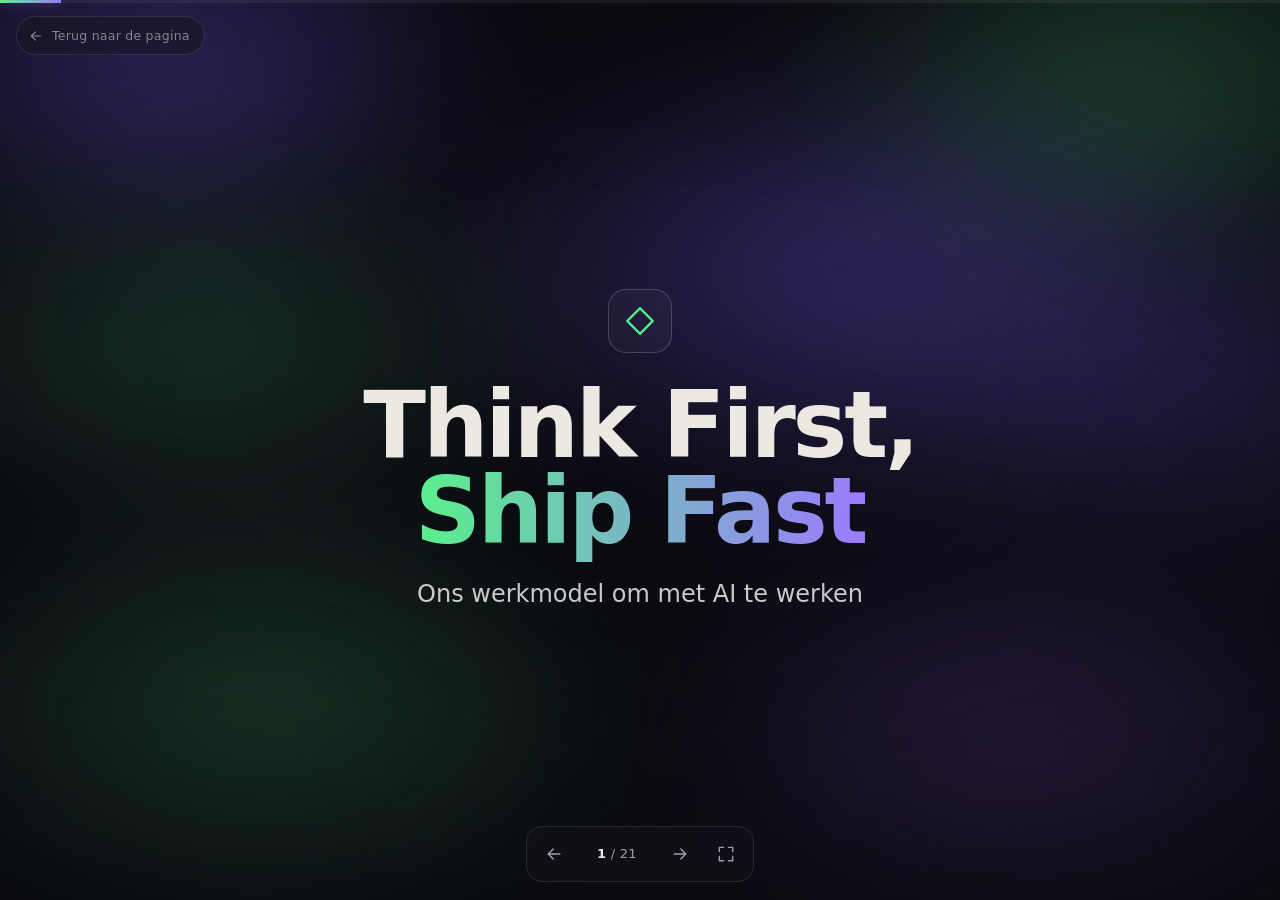
<file: slides.html>
<!doctype html>
<html lang="nl">
<head>
  <meta charset="utf-8">
  <meta name="viewport" content="width=device-width, initial-scale=1">
  <title>Think First, Ship Fast · pitch</title>
  <meta name="description" content="Pitch-deck van het triage-werkmodel Think First, Ship Fast.">
  <link rel="icon" type="image/svg+xml" href="favicon.svg">
  <link rel="stylesheet" href="slides.css">
</head>
<body>

  <!-- ============ ICON-SPRITE (dunne lijn-iconen) ============ -->
  <svg width="0" height="0" style="position:absolute" aria-hidden="true" focusable="false">
    <defs>
      <symbol id="ic-diamond" viewBox="0 0 24 24"><path d="M12 3 21 12 12 21 3 12z"/></symbol>
      <symbol id="ic-bolt" viewBox="0 0 24 24"><path d="M13 2 4 14h6v8l9-12h-6z"/></symbol>
      <symbol id="ic-hourglass" viewBox="0 0 24 24"><path d="M6 2h12M6 22h12M8 2v3.5l4 4 4-4V2M8 22v-3.5l4-4 4 4V22"/></symbol>
      <symbol id="ic-compass" viewBox="0 0 24 24"><circle cx="12" cy="12" r="9"/><path d="M16 8l-5 3-2 5 5-3z"/></symbol>
      <symbol id="ic-mean" viewBox="0 0 24 24"><path d="M3 19h18"/><path d="M3 17c4.5 0 4-11 9-11s4.5 11 9 11"/></symbol>
      <symbol id="ic-copy" viewBox="0 0 24 24"><rect x="9" y="9" width="12" height="12" rx="2"/><path d="M5 15H4a2 2 0 0 1-2-2V4a2 2 0 0 1 2-2h9a2 2 0 0 1 2 2v1"/></symbol>
      <symbol id="ic-target" viewBox="0 0 24 24"><circle cx="12" cy="12" r="9"/><circle cx="12" cy="12" r="5"/><circle cx="12" cy="12" r="1.4"/></symbol>
      <symbol id="ic-sliders" viewBox="0 0 24 24"><path d="M4 21v-7M4 10V3M12 21v-9M12 8V3M20 21v-5M20 12V3"/><path d="M1.5 10h5M9.5 8h5M17.5 12h5"/></symbol>
      <symbol id="ic-search" viewBox="0 0 24 24"><circle cx="11" cy="11" r="7"/><path d="m21 21-4.35-4.35"/></symbol>
      <symbol id="ic-rocket" viewBox="0 0 24 24"><path d="M12 3c3 2.4 4.5 6 4.5 9.4L12 16l-4.5-3.6C7.5 9 9 5.4 12 3z"/><path d="M7.5 12.5 5 15l2.2.5.5 2.2 2.3-2.7M16.5 12.5 19 15l-2.2.5-.5 2.2-2.3-2.7"/><circle cx="12" cy="9.5" r="1.5"/></symbol>
      <symbol id="ic-shield-check" viewBox="0 0 24 24"><path d="M12 3l7 3v5c0 4.5-3 8-7 10-4-2-7-5.5-7-10V6z"/><path d="M9 12l2 2 4-4"/></symbol>
      <symbol id="ic-signal" viewBox="0 0 24 24"><path d="M5 20v-3.5M10 20v-7.5M15 20v-11M20 20V4.5"/></symbol>
      <symbol id="ic-ddiamond" viewBox="0 0 24 24"><path d="M2.5 12 7 7.5 11.5 12 7 16.5z"/><path d="M12.5 12 17 7.5 21.5 12 17 16.5z"/></symbol>
      <symbol id="ic-ai" viewBox="0 0 24 24"><path d="M12 3l1.9 6.1L20 11l-6.1 1.9L12 19l-1.9-6.1L4 11l6.1-1.9z"/></symbol>
      <symbol id="ic-user" viewBox="0 0 24 24"><circle cx="12" cy="8" r="3.5"/><path d="M5 20c0-3.6 3.2-5.5 7-5.5s7 1.9 7 5.5"/></symbol>
      <symbol id="ic-build" viewBox="0 0 24 24"><path d="M12 3 3 7.5 12 12l9-4.5z"/><path d="M3 12l9 4.5 9-4.5M3 16.5 12 21l9-4.5"/></symbol>
      <symbol id="ic-code" viewBox="0 0 24 24"><path d="m9 7-5 5 5 5M15 7l5 5-5 5"/></symbol>
      <symbol id="ic-package" viewBox="0 0 24 24"><path d="M21 8 12 3 3 8v8l9 5 9-5z"/><path d="M3 8l9 5 9-5M12 13v8"/></symbol>
      <symbol id="ic-eye" viewBox="0 0 24 24"><path d="M2 12s3.8-6.5 10-6.5S22 12 22 12s-3.8 6.5-10 6.5S2 12 2 12z"/><circle cx="12" cy="12" r="3"/></symbol>
      <symbol id="ic-checklist" viewBox="0 0 24 24"><path d="M10 6h10M10 12h10M10 18h10"/><path d="M3.5 6 5 7.5 7.5 5M3.5 12 5 13.5 7.5 11M3.5 18 5 19.5 7.5 17"/></symbol>
      <symbol id="ic-loop" viewBox="0 0 24 24"><path d="M20 12a8 8 0 1 1-2.3-5.6"/><path d="M20 3v4h-4"/></symbol>
      <symbol id="ic-flag" viewBox="0 0 24 24"><path d="M5 21V4M5 4h12l-2.5 3.5L17 11H5"/></symbol>
      <symbol id="ic-route" viewBox="0 0 24 24"><circle cx="5.5" cy="18.5" r="2.5"/><circle cx="18.5" cy="5.5" r="2.5"/><path d="M8 18.5h6a3.5 3.5 0 0 0 3.5-3.5V8"/></symbol>
      <symbol id="ic-branch" viewBox="0 0 24 24"><circle cx="6" cy="6" r="2.5"/><circle cx="6" cy="18" r="2.5"/><circle cx="18" cy="8" r="2.5"/><path d="M6 8.5v7M8.5 6.5H13a2.5 2.5 0 0 1 2.5 2.5"/></symbol>
      <symbol id="ic-scale" viewBox="0 0 24 24"><path d="M12 4v16M7 20h10"/><path d="M12 6 6 8m6-2 6 2"/><path d="M3 14 6 8l3 6a3 3 0 0 1-6 0zM15 14l3-6 3 6a3 3 0 0 1-6 0z"/></symbol>
      <symbol id="ic-swap" viewBox="0 0 24 24"><path d="M7 4 4 7l3 3M4 7h11a4 4 0 0 1 4 4M17 20l3-3-3-3M20 17H9a4 4 0 0 1-4-4"/></symbol>
      <symbol id="ic-users" viewBox="0 0 24 24"><circle cx="9" cy="8" r="3.2"/><path d="M3 20c0-3.3 2.8-5 6-5s6 1.7 6 5"/><path d="M16 5.2a3.2 3.2 0 0 1 0 5.6M21.5 20c0-2.6-1.7-4.2-4.2-4.7"/></symbol>
      <symbol id="ic-minus" viewBox="0 0 24 24"><circle cx="12" cy="12" r="9"/><path d="M8 12h8"/></symbol>
      <symbol id="ic-shield" viewBox="0 0 24 24"><path d="M12 3l7 3v5c0 4.5-3 8-7 10-4-2-7-5.5-7-10V6z"/></symbol>
      <symbol id="ic-ask" viewBox="0 0 24 24"><circle cx="12" cy="12" r="9"/><path d="M9.6 9.4a2.4 2.4 0 0 1 4.6 1c0 1.6-1.9 2-1.9 3.4"/><path d="M12 17.2h.01"/></symbol>
      <symbol id="ic-check" viewBox="0 0 24 24"><path d="M5 12l4.5 4.5L19 7"/></symbol>
      <symbol id="ic-arrow-left" viewBox="0 0 24 24"><path d="M19 12H5M11 6l-6 6 6 6"/></symbol>
      <symbol id="ic-arrow-right" viewBox="0 0 24 24"><path d="M5 12h14M13 6l6 6-6 6"/></symbol>
      <symbol id="ic-notes" viewBox="0 0 24 24"><rect x="5" y="4" width="14" height="16" rx="2"/><path d="M8.5 9h7M8.5 12.5h7M8.5 16h4"/></symbol>
      <symbol id="ic-expand" viewBox="0 0 24 24"><path d="M4 9V4h5M20 9V4h-5M4 15v5h5M20 15v5h-5"/></symbol>
      <symbol id="ic-external" viewBox="0 0 24 24"><path d="M14 4h6v6"/><path d="M20 4 11 13"/><path d="M19 13v6a1 1 0 0 1-1 1H5a1 1 0 0 1-1-1V6a1 1 0 0 1 1-1h6"/></symbol>
      <symbol id="ic-close" viewBox="0 0 24 24"><path d="M6 6l12 12M18 6 6 18"/></symbol>
    </defs>
  </svg>

  <div class="bg-aura" aria-hidden="true"></div>
  <div class="veil" aria-hidden="true"></div>

  <div class="deck-progress" aria-hidden="true"><span id="deckBar"></span></div>

  <a class="deck-back" href="index.html"><svg class="ico"><use href="#ic-arrow-left"/></svg><span>Terug naar de pagina</span></a>

  <main class="stage" id="stage">

    <!-- ============ 1 · titel ============ -->
    <section class="slide title" aria-label="Slide 1 van 21">
      <div class="mark"><svg class="ico" style="color:var(--mens)"><use href="#ic-diamond"/></svg></div>
      <h1>Think First,<br><span class="grad">Ship Fast</span></h1>
      <p class="lede">Ons werkmodel om met AI te werken</p>
    </section>
    <!-- ============ 2 · verantwoording: AI-hulp en bronnen ============ -->
    <section class="slide" aria-label="Slide 2 van 21">
      <div class="slide-split top">
       <div class="split-lead">
        <p class="slide-kicker"><span class="dot"></span>Verantwoording</p>
        <h2 class="slide-title">Gemaakt met AI, geregisseerd door mij</h2>
        <ul class="points">
          <li class="point mens"><span class="ico"><svg><use href="#ic-user"/></svg></span><span class="txt">Ik heb <b>de basis van de teksten zelf geschreven</b></span></li>
          <li class="point ai"><span class="ico"><svg><use href="#ic-ai"/></svg></span><span class="txt">AI heeft aangevuld en aangescherpt, ik heb daarna <b>de regie gehouden</b></span></li>
        </ul>
       </div>
        <div class="srcpanel">
          <p class="srchead"><svg class="ico"><use href="#ic-notes"/></svg>Bronnen<span class="srccount">9</span></p>
          <ol class="srclist">
            <li><cite>The Impact of AI on Developer Productivity</cite><span class="srcmeta">GitHub · 2023</span></li>
            <li><cite>Unleashing developer productivity with generative AI</cite><span class="srcmeta">McKinsey · 2023</span></li>
            <li><cite>Generative AI enhances individual creativity but reduces collective diversity</cite><span class="srcmeta">Doshi en Hauser, Science Advances · 2024</span></li>
            <li><cite>Accelerate State of DevOps Report</cite><span class="srcmeta">Google DORA · 2024</span></li>
            <li><cite>2× – nine months later</cite><span class="srcmeta">Fin, Intercom · 2026</span></li>
            <li><cite>Developer Survey: AI</cite><span class="srcmeta">Stack Overflow · 2024</span></li>
            <li><cite>Craft and beauty: the business value of form in function</cite><span class="srcmeta">Katie Dill, Stripe · 2024</span></li>
            <li><cite>UX-Context Design</cite><span class="srcmeta">Tony Alicea, Nielsen Norman Group · 2026</span></li>
            <li><cite>DESIGN.md</cite><span class="srcmeta">Google Labs · 2026</span></li>
          </ol>
          <p class="srcfoot">Volledige links staan op de one-pager, sectie Bronnen.</p>
        </div>
      </div>
    </section>
    <!-- ============ 3 · sneller was altijd de agenda ============ -->
    <section class="slide" aria-label="Slide 3 van 21">
      <p class="slide-kicker"><span class="dot"></span>01 · Sneller</p>
      <h2 class="slide-title">AI versnelt vooral de uitvoering</h2>
      <div class="slide-split">
        <ul class="points">
          <li class="point"><span class="ico"><svg><use href="#ic-bolt"/></svg></span><span class="txt">De kracht van AI zit in het <b>versnellen</b> van onze processen</span></li>
          <li class="point ai"><span class="ico"><svg><use href="#ic-code"/></svg></span><span class="txt">Bij developers is dat het best zichtbaar, uitvoerend werk is <b>voorspelbaar en toetsbaar</b></span></li>
          <li class="point mens"><span class="ico"><svg><use href="#ic-check"/></svg></span><span class="txt">Sneller blijft het doel, <b>alleen niet ten koste van een goede onderbouwde keuze</b></span></li>
        </ul>
        <div class="illo">
          <svg viewBox="0 0 300 170" role="img" aria-label="AI versnelt de uitvoering van het werk">
            <g stroke="#3fc6ae" stroke-width="2.6" fill="none" stroke-linecap="round" stroke-linejoin="round">
              <path d="M40 60 62 90 40 120"/><path d="M72 60 94 90 72 120"/><path d="M104 60 126 90 104 120"/>
            </g>
            <circle cx="212" cy="90" r="34" fill="none" stroke="#3fc6ae" stroke-width="1.8"/>
            <path d="M212 90V68M212 90l15 8" fill="none" stroke="#3fc6ae" stroke-width="2" stroke-linecap="round"/>
            <text x="150" y="158" text-anchor="middle" font-size="11">de uitvoering gaat sneller</text>
          </svg>
        </div>
      </div>
    </section>
    <!-- ============ 4 · ai-first denkt alleen aan delivery ============ -->
    <section class="slide" aria-label="Slide 4 van 21">
      <p class="slide-kicker"><span class="dot"></span>02 · Twee kanten</p>
      <h2 class="slide-title">AI-first denkt alleen aan Delivery</h2>
      <div class="slide-split">
        <ul class="points">
          <li class="point warn"><span class="ico"><svg><use href="#ic-copy"/></svg></span><span class="txt">Het AI-first-denken slaat "software bouwen" plat tot <b>één activiteit</b></span></li>
          <li class="point"><span class="ico"><svg><use href="#ic-branch"/></svg></span><span class="txt">Er zijn eigenlijk <b>twee manieren</b> van werk maken</span></li>
          <li class="point mens sub"><span class="ico"><svg><use href="#ic-search"/></svg></span><span class="txt"><b>Discovery</b>, bepalen wat er zou moeten bestaan</span></li>
          <li class="point ai sub"><span class="ico"><svg><use href="#ic-rocket"/></svg></span><span class="txt"><b>Delivery</b>, het efficiënt maken zodra de beslissing vaststaat</span></li>
          <li class="point"><span class="ico"><svg><use href="#ic-scale"/></svg></span><span class="txt">Het AI-first-denken leunt scheef naar <span class="accent" style="color:var(--ai)">Delivery</span></span></li>
        </ul>
        <div class="illo">
          <svg viewBox="0 0 300 180" role="img" aria-label="Twee manieren van werk maken: Discovery en Delivery">
            <circle cx="80" cy="74" r="40" fill="rgba(90,240,140,.07)" stroke="#5af08c" stroke-width="1.6"/>
            <polygon points="80,58 96,74 80,90 64,74" fill="none" stroke="#5af08c" stroke-width="1.5"/>
            <text x="80" y="136" text-anchor="middle" class="lbl-mens">Discovery</text>
            <text x="80" y="151" text-anchor="middle" font-size="10">wat moet bestaan</text>
            <circle cx="220" cy="74" r="40" fill="rgba(155,123,255,.07)" stroke="#9b7bff" stroke-width="1.6"/>
            <path d="M210 62 224 74 210 86" fill="none" stroke="#9b7bff" stroke-width="1.8" stroke-linecap="round" stroke-linejoin="round"/>
            <path d="M224 62 238 74 224 86" fill="none" stroke="#9b7bff" stroke-width="1.8" stroke-linecap="round" stroke-linejoin="round"/>
            <text x="220" y="136" text-anchor="middle" class="lbl-ai">Delivery</text>
            <text x="220" y="151" text-anchor="middle" font-size="10">efficiënt maken</text>
          </svg>
        </div>
      </div>
    </section>
    <!-- ============ 5 · per project: hoeveel verkenning vóór we bouwen? ============ -->
    <section class="slide" aria-label="Slide 5 van 21">
      <p class="slide-kicker"><span class="dot"></span>03 · De kern</p>
      <h2 class="slide-title">Per project: hoeveel verkenning vóór we bouwen?</h2>
      <div class="slide-split">
        <ul class="points">
          <li class="point"><span class="ico"><svg><use href="#ic-sliders"/></svg></span><span class="txt">We kiezen <b>per project</b> hoeveel verkenning nodig is voordat we bouwen</span></li>
          <li class="point mens"><span class="ico"><svg><use href="#ic-search"/></svg></span><span class="txt">Veel onzekerheid, grote impact of kans op onderscheid <span class="accent">vraagt Discovery</span></span></li>
          <li class="point ai"><span class="ico"><svg><use href="#ic-rocket"/></svg></span><span class="txt">Weinig onzekerheid en een duidelijke oplossing <span class="accent">vraagt Delivery</span></span></li>
        </ul>
        <div class="illo">
          <svg viewBox="0 0 300 172" role="img" aria-label="Per project kiezen we hoeveel denkwerk nodig is">
            <defs><linearGradient id="g4" x1="0" y1="0" x2="1" y2="0"><stop offset="0" stop-color="#9b7bff"/><stop offset="1" stop-color="#5af08c"/></linearGradient></defs>
            <path d="M56 140 A 94 94 0 0 1 244 140" fill="none" stroke="url(#g4)" stroke-width="7" stroke-linecap="round"/>
            <line x1="150" y1="140" x2="190" y2="72" stroke="#ece9e3" stroke-width="2.6" stroke-linecap="round"/>
            <circle cx="150" cy="140" r="6" fill="#ece9e3"/>
            <text x="150" y="118" text-anchor="middle" font-size="10">hoeveel denkwerk?</text>
            <text x="50" y="162" text-anchor="middle" class="lbl-ai">Delivery</text>
            <text x="250" y="162" text-anchor="middle" class="lbl-mens">Discovery</text>
          </svg>
        </div>
      </div>
    </section>
    <!-- ============ 6 · één vraag bepaalt de route ============ -->
    <section class="slide" aria-label="Slide 6 van 21">
      <p class="slide-kicker"><span class="dot"></span>04 · De triage</p>
      <h2 class="slide-title">Eén vraag bepaalt de route</h2>
      <div class="slide-split">
        <ul class="points">
          <li class="point"><span class="ico"><svg><use href="#ic-diamond"/></svg></span><span class="txt">Eén vraag bij de start van een project: <b>Discovery of alleen Delivery?</b></span></li>
          <li class="point"><span class="ico"><svg><use href="#ic-scale"/></svg></span><span class="txt">Check één: <b>valt er nog iets te kiezen</b>, of ligt de oplossing al vast?</span></li>
          <li class="point"><span class="ico"><svg><use href="#ic-shield-check"/></svg></span><span class="txt">Check twee: is dit <b>verantwoord</b> om zonder onderzoek te bouwen?</span></li>
        </ul>
        <div class="gatemini">
          <svg viewBox="0 0 300 190" role="img" aria-label="Challenge gaat via de triage naar Discovery of Delivery">
            <defs>
              <marker id="s-mens" markerWidth="8" markerHeight="8" refX="6" refY="4" orient="auto"><path d="M0 0 8 4 0 8z" fill="#5af08c" stroke="none"/></marker>
              <marker id="s-ai" markerWidth="8" markerHeight="8" refX="6" refY="4" orient="auto"><path d="M0 0 8 4 0 8z" fill="#9b7bff" stroke="none"/></marker>
              <marker id="s-n" markerWidth="8" markerHeight="8" refX="6" refY="4" orient="auto"><path d="M0 0 8 4 0 8z" fill="#948f9e" stroke="none"/></marker>
            </defs>
            <style>
              .b{fill:#20202a;stroke:rgba(255,255,255,.28)}
              .t{fill:#ece9e3;font:600 12px "Helvetica Neue",Arial,sans-serif;text-anchor:middle}
              .tm{fill:#7fd9a0;font:700 11px "Helvetica Neue",Arial,sans-serif;text-anchor:middle}
              .ta{fill:#c3b0ff;font:700 11px "Helvetica Neue",Arial,sans-serif;text-anchor:middle}
            </style>
            <rect class="b" x="6" y="78" width="80" height="34" rx="8"/>
            <text class="t" x="46" y="99">Challenge</text>
            <line x1="86" y1="95" x2="106" y2="95" stroke="#948f9e" stroke-width="1.5" marker-end="url(#s-n)"/>
            <polygon points="150,68 180,95 150,122 120,95" fill="#20202a" stroke="rgba(255,255,255,.42)" stroke-width="1.4"/>
            <text class="t" x="150" y="99" style="font-size:11px">Triage</text>
            <path d="M172 82 C200 64 210 46 232 46" fill="none" stroke="#5af08c" stroke-width="1.6" marker-end="url(#s-mens)"/>
            <rect x="234" y="30" width="62" height="32" rx="8" fill="rgba(90,240,140,.10)" stroke="#5af08c" stroke-width="1.3"/>
            <text class="tm" x="265" y="50">Discovery</text>
            <path d="M172 108 C200 126 210 144 232 144" fill="none" stroke="#9b7bff" stroke-width="1.6" marker-end="url(#s-ai)"/>
            <rect x="234" y="128" width="62" height="32" rx="8" fill="rgba(155,123,255,.10)" stroke="#9b7bff" stroke-width="1.3"/>
            <text class="ta" x="265" y="148">Delivery</text>
          </svg>
        </div>
      </div>
    </section>
    <!-- ============ 7 · discovery, jij stuurt de ai ============ -->
    <section class="slide mens" aria-label="Slide 7 van 21">
      <p class="slide-kicker"><span class="dot"></span>05 · Discovery</p>
      <h2 class="slide-title">Discovery, jij stuurt de AI</h2>
      <div class="slide-split">
        <ul class="points">
          <li class="point mens"><span class="ico"><svg><use href="#ic-ddiamond"/></svg></span><span class="txt">De volledige <b>double diamond</b>, eerst breed verkennen en dan bewust kiezen</span></li>
          <li class="point mens"><span class="ico"><svg><use href="#ic-ai"/></svg></span><span class="txt">AI helpt met patronen, richtingen, tegenargumenten en concepten</span></li>
          <li class="point mens"><span class="ico"><svg><use href="#ic-user"/></svg></span><span class="txt">Jij bepaalt het <b>echte probleem</b> en maakt de verantwoorde keuze</span></li>
        </ul>
        <div class="illo">
          <svg viewBox="0 0 300 168" role="img" aria-label="De dubbele diamant, breed verkennen en bewust kiezen">
            <line x1="18" y1="85" x2="282" y2="85" stroke="rgba(90,240,140,.22)" stroke-width="1"/>
            <polygon points="28,85 88,45 148,85 88,125" fill="rgba(90,240,140,.05)" stroke="#5af08c" stroke-width="1.8"/>
            <polygon points="152,85 212,45 272,85 212,125" fill="rgba(90,240,140,.10)" stroke="#5af08c" stroke-width="1.8"/>
            <text x="150" y="28" text-anchor="middle" font-size="10">breed, daarna bewust</text>
            <text x="88" y="148" text-anchor="middle" class="lbl-mens">verkennen</text>
            <text x="212" y="148" text-anchor="middle" class="lbl-mens">kiezen</text>
          </svg>
        </div>
      </div>
    </section>
    <!-- ============ 8 · drie signalen wijzen naar discovery ============ -->
    <section class="slide" aria-label="Slide 8 van 21">
      <p class="slide-kicker"><span class="dot"></span>06 · Signalen</p>
      <h2 class="slide-title">Drie signalen wijzen naar Discovery</h2>
      <div class="slide-split">
        <ul class="points">
          <li class="point"><span class="ico"><svg><use href="#ic-signal"/></svg></span><span class="txt"><b>Onzekerheid</b>: weten we echt wat het probleem is, of gokken we?</span></li>
          <li class="point"><span class="ico"><svg><use href="#ic-target"/></svg></span><span class="txt"><b>Impact</b>: hoeveel gebruikers raakt dit, en hoe erg is het als we missen?</span></li>
          <li class="point mens"><span class="ico"><svg><use href="#ic-diamond"/></svg></span><span class="txt"><b>Onderscheid</b>: valt hier iets te winnen wat ons echt beter maakt?</span></li>
        </ul>
        <div class="illo">
          <svg viewBox="0 0 300 190" role="img" aria-label="Drie signalen: onzekerheid, impact en onderscheid, hoe hoger hoe eerder Discovery">
            <g stroke="rgba(255,255,255,.14)" stroke-width="8" stroke-linecap="round">
              <line x1="24" y1="46" x2="252" y2="46"/>
              <line x1="24" y1="92" x2="252" y2="92"/>
              <line x1="24" y1="138" x2="252" y2="138"/>
            </g>
            <g stroke="#5af08c" stroke-width="8" stroke-linecap="round">
              <line x1="24" y1="46" x2="196" y2="46"/>
              <line x1="24" y1="92" x2="164" y2="92"/>
              <line x1="24" y1="138" x2="220" y2="138"/>
            </g>
            <text x="24" y="30">onzekerheid</text>
            <text x="24" y="76">impact</text>
            <text x="24" y="122">onderscheid</text>
            <text x="24" y="162" font-size="10">laag</text>
            <text x="252" y="162" font-size="10" text-anchor="end">hoog</text>
            <text x="150" y="182" font-size="11" text-anchor="middle" class="lbl-mens">Hoe hoger, hoe eerder Discovery</text>
          </svg>
        </div>
      </div>
    </section>
    <!-- ============ 9 · discovery is niet van de designteams ============ -->
    <section class="slide" aria-label="Slide 9 van 21">
      <p class="slide-kicker"><span class="dot"></span>07 · Herkomst</p>
      <h2 class="slide-title">Discovery is niet van de designteams</h2>
      <div class="slide-split">
        <ul class="points">
          <li class="point mens"><span class="ico"><svg><use href="#ic-users"/></svg></span><span class="txt">Goede ideeën kunnen overal vandaan komen, van engineering en support tot de gebruiker zelf</span></li>
          <li class="point warn"><span class="ico"><svg><use href="#ic-ai"/></svg></span><span class="txt">Maar het bedenken en bepalen van wat er zou moeten bestaan, <b>dat neemt AI niet over</b></span></li>
        </ul>
        <div class="illo">
          <svg viewBox="0 0 300 180" role="img" aria-label="Ideeën komen overal vandaan naar Discovery">
            <defs><marker id="src-a" markerWidth="8" markerHeight="8" refX="6" refY="4" orient="auto"><path d="M0 0 8 4 0 8z" fill="#948f9e" stroke="none"/></marker></defs>
            <circle cx="150" cy="90" r="34" fill="rgba(90,240,140,.08)" stroke="#5af08c" stroke-width="1.7"/>
            <text x="150" y="94" text-anchor="middle" class="lbl-mens" font-size="12">Discovery</text>
            <text x="30" y="36" font-size="10">engineering</text>
            <text x="270" y="36" font-size="10" text-anchor="end">support</text>
            <text x="30" y="160" font-size="10">research</text>
            <text x="270" y="160" font-size="10" text-anchor="end">de klant</text>
            <g fill="none" stroke="#948f9e" stroke-width="1.3">
              <path d="M58 44 C92 56 102 62 120 74" marker-end="url(#src-a)"/>
              <path d="M242 44 C208 56 198 62 180 74" marker-end="url(#src-a)"/>
              <path d="M58 152 C92 140 102 132 120 108" marker-end="url(#src-a)"/>
              <path d="M242 152 C208 140 198 132 180 108" marker-end="url(#src-a)"/>
            </g>
          </svg>
        </div>
      </div>
    </section>
    <!-- ============ 10 · delivery, jij bewaakt de ai ============ -->
    <section class="slide ai" aria-label="Slide 10 van 21">
      <p class="slide-kicker"><span class="dot"></span>08 · Delivery</p>
      <h2 class="slide-title">Delivery, jij bewaakt de AI</h2>
      <div class="slide-split">
        <ul class="points">
          <li class="point ai"><span class="ico"><svg><use href="#ic-build"/></svg></span><span class="txt">AI bouwt een werkende versie, jij <b>controleert en beslist</b></span></li>
          <li class="point ai"><span class="ico"><svg><use href="#ic-code"/></svg></span><span class="txt">We prototypen in code om een besluit te toetsen <b>voor het naar dev gaat</b></span></li>
          <li class="point ai"><span class="ico"><svg><use href="#ic-shield-check"/></svg></span><span class="txt">Het prototype is <b>bruikbaar richting productie</b>, geen wegwerp-HTML</span></li>
          <li class="point ai"><span class="ico"><svg><use href="#ic-package"/></svg></span><span class="txt">Oplevering is een werkend prototype met een <b>lichte overdracht</b></span></li>
        </ul>
        <div class="illo">
          <svg viewBox="0 0 300 172" role="img" aria-label="Delivery levert snel een werkend, gecontroleerd prototype">
            <g stroke="#9b7bff" stroke-width="2.6" fill="none" stroke-linecap="round" stroke-linejoin="round">
              <path d="M26 62 40 86 26 110"/><path d="M46 62 60 86 46 110"/><path d="M66 62 80 86 66 110"/>
            </g>
            <rect x="104" y="46" width="150" height="92" rx="10" fill="rgba(155,123,255,.06)" stroke="#9b7bff" stroke-width="1.6"/>
            <line x1="104" y1="66" x2="254" y2="66" stroke="#9b7bff" stroke-width="1.2"/>
            <g fill="#9b7bff" stroke="none"><circle cx="116" cy="56" r="2.4"/><circle cx="125" cy="56" r="2.4"/><circle cx="134" cy="56" r="2.4"/></g>
            <g stroke="rgba(255,255,255,.22)" stroke-width="4" stroke-linecap="round">
              <line x1="118" y1="86" x2="196" y2="86"/><line x1="118" y1="100" x2="238" y2="100"/><line x1="118" y1="114" x2="176" y2="114"/>
            </g>
            <circle cx="246" cy="126" r="15" fill="#0b0b10" stroke="#5af08c" stroke-width="1.8"/>
            <path d="M239 126 244 131 253 120" fill="none" stroke="#5af08c" stroke-width="2.2" stroke-linecap="round" stroke-linejoin="round"/>
            <text x="150" y="162" text-anchor="middle" font-size="11">prototype = het besluit</text>
          </svg>
        </div>
      </div>
    </section>
    <!-- ============ 11 · ai maakt, wij bewaken ============ -->
    <section class="slide" aria-label="Slide 11 van 21">
      <p class="slide-kicker"><span class="dot"></span>09 · Kwaliteitslat</p>
      <h2 class="slide-title">AI maakt, wij bewaken</h2>
      <div class="slide-split">
        <ul class="points">
          <li class="point ai"><span class="ico"><svg><use href="#ic-eye"/></svg></span><span class="txt">AI maakt, wij <b>bewaken de kwaliteit</b> en nemen het besluit</span></li>
          <li class="point ai"><span class="ico"><svg><use href="#ic-checklist"/></svg></span><span class="txt">Elke oplevering langs dezelfde checklist, <b>al vanaf versie 1</b></span></li>
        </ul>
        <div class="dod-panel">
          <p class="dod-head">Definition of done</p>
          <ul class="checklist">
            <li><svg class="ico"><use href="#ic-check"/></svg>FortyTwo</li>
            <li><svg class="ico"><use href="#ic-check"/></svg>Taal (B1)</li>
            <li><svg class="ico"><use href="#ic-check"/></svg>Volledigheid</li>
            <li><svg class="ico"><use href="#ic-check"/></svg>Consistentie</li>
            <li><svg class="ico"><use href="#ic-check"/></svg>Productcontext</li>
            <li><svg class="ico"><use href="#ic-check"/></svg>Goed genoeg</li>
          </ul>
        </div>
      </div>
    </section>
    <!-- ============ 12 · sneller leveren, vaker itereren ============ -->
    <section class="slide" aria-label="Slide 12 van 21">
      <p class="slide-kicker"><span class="dot"></span>10 · Itereren</p>
      <h2 class="slide-title">Sneller leveren, vaker itereren</h2>
      <div class="slide-split">
        <ul class="points">
          <li class="point ai"><span class="ico"><svg><use href="#ic-rocket"/></svg></span><span class="txt">Sneller leveren is het doel, maar niet met de belofte dat het <b>in één keer klopt</b></span></li>
          <li class="point"><span class="ico"><svg><use href="#ic-loop"/></svg></span><span class="txt">We zetten iets neer, meten wat het doet, en verbeteren het in een <b>volgende ronde</b></span></li>
          <li class="point mens"><span class="ico"><svg><use href="#ic-signal"/></svg></span><span class="txt">Elke iteratie verhoogt de <b>zekerheid over de kwaliteit</b></span></li>
        </ul>
        <div class="illo">
          <svg viewBox="0 0 300 190" role="img" aria-label="De zekerheid over de kwaliteit stijgt van 10 procent na de eerste iteratie naar 90 procent na de vierde. Volledige zekerheid vooraf bestaat niet.">
            <defs><marker id="it-a" markerWidth="8" markerHeight="8" refX="6" refY="4" orient="auto"><path d="M0 0 8 4 0 8z" fill="#5af08c" stroke="none"/></marker></defs>
            <line x1="34" y1="30" x2="286" y2="30" stroke="rgba(255,255,255,.20)" stroke-width="1" stroke-dasharray="4 4"/>
            <text x="286" y="24" text-anchor="end" font-size="10" fill="#948f9e">100% vooraf bestaat niet</text>
            <line x1="34" y1="26" x2="34" y2="146" stroke="rgba(255,255,255,.14)" stroke-width="1"/>
            <line x1="34" y1="146" x2="286" y2="146" stroke="rgba(255,255,255,.14)" stroke-width="1"/>
            <path d="M52 134 C104 128 118 96 150 84 C186 70 214 56 268 44" fill="none" stroke="#5af08c" stroke-width="2" marker-end="url(#it-a)"/>
            <g fill="#5af08c" stroke="none"><circle cx="52" cy="134" r="3.2"/><circle cx="118" cy="96" r="3.2"/><circle cx="186" cy="70" r="3.2"/><circle cx="252" cy="47" r="3.2"/></g>
            <g font-size="9" fill="#948f9e" text-anchor="middle"><text x="52" y="160">1</text><text x="118" y="160">2</text><text x="186" y="160">3</text><text x="252" y="160">4</text></g>
            <text x="160" y="182" text-anchor="middle" font-size="10">zekerheid groeit per iteratie</text>
          </svg>
        </div>
      </div>
    </section>
    <!-- ============ 13 · bij digitaal inschrijven sloegen we de afweging over ============ -->
    <section class="slide" aria-label="Slide 13 van 21">
      <p class="slide-kicker"><span class="dot"></span>11 · Voorbeeld</p>
      <h2 class="slide-title">Bij digitaal inschrijven sloegen we de afweging over</h2>
      <div class="slide-split">
        <ul class="points">
          <li class="point"><span class="ico"><svg><use href="#ic-users"/></svg></span><span class="txt">Ouders die de taal niet spreken, schrijven hun kind in via dit formulier</span></li>
          <li class="point"><span class="ico"><svg><use href="#ic-bolt"/></svg></span><span class="txt">We zetten AI in voor de vertalingen, want <b>dat kon sneller</b></span></li>
          <li class="point warn"><span class="ico"><svg><use href="#ic-signal"/></svg></span><span class="txt">Onzekerheid, impact en verantwoordelijkheid zijn <b>nooit tegen elkaar afgewogen</b></span></li>
          <li class="point mens"><span class="ico"><svg><use href="#ic-diamond"/></svg></span><span class="txt">Daar ging het mis, en <b>daarom bestaat de triage</b></span></li>
        </ul>
        <div class="illo">
          <svg viewBox="0 0 300 190" role="img" aria-label="De vertaalopdracht ging langs de triage heen, rechtstreeks naar Delivery">
            <defs><marker id="sk-w" markerWidth="9" markerHeight="9" refX="7" refY="4.5" orient="auto"><path d="M0 0 9 4.5 0 9z" fill="#ff7d33" stroke="none"/></marker></defs>
            <rect x="10" y="84" width="78" height="38" rx="9" fill="#20202a" stroke="rgba(255,255,255,.28)"/>
            <text x="49" y="107" text-anchor="middle" font-size="10" fill="#ece9e3">AI-vertaling</text>
            <polygon points="150,80 176,103 150,126 124,103" fill="none" stroke="#948f9e" stroke-width="1.3" stroke-dasharray="4 4" opacity=".55"/>
            <text x="150" y="107" text-anchor="middle" font-size="9" fill="#948f9e" opacity=".8">Triage</text>
            <path d="M90 96 C116 46 186 46 210 94" fill="none" stroke="#ff7d33" stroke-width="1.8" marker-end="url(#sk-w)"/>
            <text x="150" y="36" text-anchor="middle" font-size="10" fill="#ff7d33">afweging overgeslagen</text>
            <rect x="212" y="84" width="78" height="38" rx="9" fill="rgba(155,123,255,.10)" stroke="#9b7bff" stroke-width="1.3"/>
            <text x="251" y="107" text-anchor="middle" font-size="10" fill="#c3b0ff">Delivery</text>
            <text x="150" y="162" text-anchor="middle" font-size="10">de vraag "is dit verantwoord"</text>
            <text x="150" y="176" text-anchor="middle" font-size="10">is nooit gesteld</text>
          </svg>
        </div>
      </div>
    </section>
    <!-- ============ 14 · zonder principes is de triage een gevoel ============ -->
    <section class="slide" aria-label="Slide 14 van 21">
      <p class="slide-kicker"><span class="dot"></span>12 · Strategie</p>
      <h2 class="slide-title">Zonder principes is de triage een gevoel</h2>
      <div class="slide-split">
        <ul class="points">
          <li class="point"><span class="ico"><svg><use href="#ic-notes"/></svg></span><span class="txt">Onder de triage ligt een korte strategie, <b>één tot twee A4</b></span></li>
          <li class="point mens"><span class="ico"><svg><use href="#ic-target"/></svg></span><span class="txt">De <b>principes</b> zijn het hart, drie tot vijf vuistregels waaraan je beslissingen toetst</span></li>
          <li class="point"><span class="ico"><svg><use href="#ic-compass"/></svg></span><span class="txt">Ze helpen bij twijfel in de triage en geven <b>AI de juiste richting</b></span></li>
          <li class="point mens"><span class="ico"><svg><use href="#ic-search"/></svg></span><span class="txt">Het invullen is zelf <b>Discovery-werk</b>, jij leidt, AI helpt hooguit mee</span></li>
        </ul>
        <div class="illo">
          <svg viewBox="0 0 300 180" role="img" aria-label="Een korte strategie met principes stuurt de triage en de AI">
            <defs><marker id="mstr" markerWidth="8" markerHeight="8" refX="6" refY="4" orient="auto"><path d="M0 0 8 4 0 8z" fill="#948f9e" stroke="none"/></marker></defs>
            <rect x="26" y="32" width="94" height="120" rx="8" fill="rgba(63,198,174,.05)" stroke="#3fc6ae" stroke-width="1.6"/>
            <g stroke="rgba(255,255,255,.20)" stroke-width="3.2" stroke-linecap="round">
              <line x1="42" y1="50" x2="104" y2="50"/><line x1="42" y1="61" x2="90" y2="61"/>
            </g>
            <rect x="38" y="76" width="70" height="48" rx="5" fill="rgba(90,240,140,.10)" stroke="#5af08c" stroke-width="1.3"/>
            <g stroke="#5af08c" stroke-width="2.6" stroke-linecap="round">
              <line x1="48" y1="88" x2="98" y2="88"/><line x1="48" y1="99" x2="98" y2="99"/><line x1="48" y1="110" x2="82" y2="110"/>
            </g>
            <text x="73" y="144" text-anchor="middle" font-size="10">strategie</text>
            <line x1="120" y1="68" x2="176" y2="58" stroke="#948f9e" stroke-width="1.4" marker-end="url(#mstr)"/>
            <polygon points="204,44 224,58 204,72 184,58" fill="none" stroke="#ece9e3" stroke-width="1.5"/>
            <text x="204" y="90" text-anchor="middle" font-size="10">triage</text>
            <line x1="120" y1="112" x2="182" y2="120" stroke="#948f9e" stroke-width="1.4" marker-end="url(#mstr)"/>
            <path d="M213 116l2.7 6.6 6.6 2.7-6.6 2.7-2.7 6.6-2.7-6.6-6.6-2.7 6.6-2.7z" fill="rgba(155,123,255,.45)" stroke="#9b7bff" stroke-width="1.2"/>
            <text x="213" y="150" text-anchor="middle" font-size="10">AI</text>
          </svg>
        </div>
      </div>
    </section>
    <!-- ============ 15 · de triage knipt de route, niet de mijlpalen ============ -->
    <section class="slide" aria-label="Slide 15 van 21">
      <p class="slide-kicker"><span class="dot"></span>13 · De route</p>
      <h2 class="slide-title">De triage knipt de route, niet de mijlpalen</h2>
      <div class="slide-split">
        <ul class="points">
          <li class="point"><span class="ico"><svg><use href="#ic-route"/></svg></span><span class="txt">De triage bepaalt de <b>route ertussen</b>, niet elk project doorloopt hetzelfde proces</span></li>
          <li class="point mens"><span class="ico"><svg><use href="#ic-search"/></svg></span><span class="txt"><b>Research loopt door</b> en voedt elke nieuwe triage</span></li>
          <li class="point"><span class="ico"><svg><use href="#ic-loop"/></svg></span><span class="txt">De outcome komt terug bij de triage, zo is het een <b>doorlopende cyclus</b></span></li>
        </ul>
        <div class="illo">
          <svg viewBox="0 0 300 190" role="img" aria-label="De outcome komt terug bij de triage, een doorlopende cyclus">
            <defs><marker id="lp-a" markerWidth="9" markerHeight="9" refX="7" refY="4.5" orient="auto"><path d="M0 0 9 4.5 0 9z" fill="#3fc6ae" stroke="none"/></marker>
            <marker id="lp-n" markerWidth="8" markerHeight="8" refX="6" refY="4" orient="auto"><path d="M0 0 8 4 0 8z" fill="#948f9e" stroke="none"/></marker></defs>
            <polygon points="70,62 96,82 70,102 44,82" fill="#20202a" stroke="rgba(255,255,255,.42)" stroke-width="1.4"/>
            <text x="70" y="86" text-anchor="middle" font-size="10" fill="#ece9e3">Triage</text>
            <path d="M98 74 C130 58 140 54 166 54" fill="none" stroke="#5af08c" stroke-width="1.5" marker-end="url(#lp-n)"/>
            <text x="174" y="58" class="lbl-mens" font-size="11">Discovery</text>
            <path d="M98 92 C130 108 140 112 166 112" fill="none" stroke="#9b7bff" stroke-width="1.5" marker-end="url(#lp-n)"/>
            <text x="174" y="116" class="lbl-ai" font-size="11">Delivery</text>
            <circle cx="252" cy="84" r="16" fill="none" stroke="#3fc6ae" stroke-width="1.5"/>
            <text x="252" y="118" text-anchor="middle" font-size="10" fill="#3fc6ae">Outcome</text>
            <path d="M240 72 C214 34 120 22 62 48" fill="none" stroke="#3fc6ae" stroke-width="1.5" stroke-dasharray="4 4" marker-end="url(#lp-a)"/>
            <text x="150" y="20" text-anchor="middle" font-size="10" fill="#3fc6ae">voedt de volgende triage</text>
          </svg>
        </div>
      </div>
    </section>
    <!-- ============ 16 · je moet mee kunnen bouwen ============ -->
    <section class="slide" aria-label="Slide 16 van 21">
      <p class="slide-kicker"><span class="dot"></span>14 · Als individu</p>
      <h2 class="slide-title">Wat dit van ons vraagt</h2>
      <div class="slide-split">
        <ul class="points">
          <li class="point"><span class="ico"><svg><use href="#ic-scale"/></svg></span><span class="txt"><b>Eerlijk durven kiezen</b> welke route een project verdient</span></li>
          <li class="point"><span class="ico"><svg><use href="#ic-code"/></svg></span><span class="txt"><b>Mee kunnen bouwen</b> en prototypen, en op hoofdlijnen snappen wat de code doet</span></li>
          <li class="point"><span class="ico"><svg><use href="#ic-branch"/></svg></span><span class="txt">Bewust <b>meerdere richtingen</b> proberen voor we kiezen</span></li>
        </ul>
        <div class="illo">
          <svg viewBox="0 0 300 190" role="img" aria-label="Meerdere richtingen proberen voordat je kiest">
            <defs><marker id="r-n" markerWidth="8" markerHeight="8" refX="6" refY="4" orient="auto"><path d="M0 0 8 4 0 8z" fill="#948f9e" stroke="none"/></marker>
            <marker id="r-m" markerWidth="8" markerHeight="8" refX="6" refY="4" orient="auto"><path d="M0 0 8 4 0 8z" fill="#5af08c" stroke="none"/></marker></defs>
            <circle cx="46" cy="95" r="7" fill="none" stroke="#ece9e3" stroke-width="1.5"/>
            <text x="46" y="124" text-anchor="middle" font-size="10">start</text>
            <g fill="none" stroke="#948f9e" stroke-width="1.4">
              <path d="M58 88 C110 52 140 44 196 42" marker-end="url(#r-n)"/>
              <path d="M58 102 C110 138 140 146 196 148" marker-end="url(#r-n)"/>
              <path d="M58 98 C110 112 140 116 196 118" marker-end="url(#r-n)"/>
            </g>
            <path d="M58 93 C110 84 140 80 196 78" fill="none" stroke="#5af08c" stroke-width="2" marker-end="url(#r-m)"/>
            <text x="206" y="46" font-size="10">richting</text>
            <text x="206" y="82" class="lbl-mens" font-size="11">gekozen</text>
            <text x="206" y="122" font-size="10">richting</text>
            <text x="206" y="152" font-size="10">richting</text>
            <text x="150" y="180" text-anchor="middle" font-size="10">eerst breed, dan pas kiezen</text>
          </svg>
        </div>
      </div>
    </section>
    <!-- ============ 17 · onze deliverables zijn ook input voor ai ============ -->
    <section class="slide" aria-label="Slide 17 van 21">
      <p class="slide-kicker"><span class="dot"></span>15 · Deliverables</p>
      <h2 class="slide-title">Onze deliverables zijn ook input voor AI</h2>
      <div class="slide-split">
        <ul class="points">
          <li class="point"><span class="ico"><svg><use href="#ic-notes"/></svg></span><span class="txt">We schreven onze deliverables voor mensen, maar nu <b>ook voor AI</b></span></li>
          <li class="point mens"><span class="ico"><svg><use href="#ic-search"/></svg></span><span class="txt">De kennis moet <b>expliciet</b> zijn, een stockfoto in een persona draagt niets over</span></li>
          <li class="point ai"><span class="ico"><svg><use href="#ic-loop"/></svg></span><span class="txt">Dat vraagt onderhoud, en we meten het aan <b>wat er mee gemaakt wordt</b></span></li>
        </ul>
        <div class="illo">
          <svg viewBox="0 0 300 176" role="img" aria-label="Onze ontwerpkennis is één bron die zowel mensen als AI lezen">
            <defs><marker id="dl-m" markerWidth="8" markerHeight="8" refX="6" refY="4" orient="auto"><path d="M0 0 8 4 0 8z" fill="#5af08c" stroke="none"/></marker>
            <marker id="dl-a" markerWidth="8" markerHeight="8" refX="6" refY="4" orient="auto"><path d="M0 0 8 4 0 8z" fill="#9b7bff" stroke="none"/></marker></defs>
            <rect x="18" y="52" width="72" height="72" rx="10" fill="rgba(255,255,255,.03)" stroke="rgba(255,255,255,.32)" stroke-width="1.5"/>
            <g stroke="rgba(255,255,255,.28)" stroke-width="3.4" stroke-linecap="round">
              <line x1="32" y1="72" x2="70" y2="72"/><line x1="32" y1="88" x2="76" y2="88"/><line x1="32" y1="104" x2="58" y2="104"/>
            </g>
            <text x="54" y="144" text-anchor="middle" font-size="10">ontwerpkennis</text>
            <path d="M96 76 C138 60 156 52 190 48" fill="none" stroke="#5af08c" stroke-width="1.5" marker-end="url(#dl-m)"/>
            <path d="M96 100 C138 116 156 124 190 128" fill="none" stroke="#9b7bff" stroke-width="1.5" marker-end="url(#dl-a)"/>
            <circle cx="228" cy="44" r="20" fill="rgba(90,240,140,.08)" stroke="#5af08c" stroke-width="1.6"/>
            <text x="228" y="48" text-anchor="middle" class="lbl-mens" font-size="10">mens</text>
            <rect x="206" y="112" width="44" height="34" rx="9" fill="rgba(155,123,255,.08)" stroke="#9b7bff" stroke-width="1.6"/>
            <text x="228" y="133" text-anchor="middle" class="lbl-ai" font-size="10">AI</text>
            <text x="270" y="88" text-anchor="middle" font-size="10">één bron</text>
          </svg>
        </div>
      </div>
    </section>
    <!-- ============ 18 · je bent niet meer de enige maker ============ -->
    <section class="slide" aria-label="Slide 18 van 21">
      <p class="slide-kicker"><span class="dot"></span>16 · Rol</p>
      <h2 class="slide-title">Je bent niet meer de enige maker</h2>
      <div class="slide-split">
        <ul class="points">
          <li class="point"><span class="ico"><svg><use href="#ic-users"/></svg></span><span class="txt"><b>Loslaten dat wij de enige makers zijn</b>; wij bewaken de kwaliteit voor het hele team</span></li>
          <li class="point"><span class="ico"><svg><use href="#ic-swap"/></svg></span><span class="txt">Vlot wisselen: in Discovery <span class="accent" style="color:var(--mens)">stuur</span> je de AI, in Delivery <span class="accent" style="color:var(--ai)">bewaak</span> je de AI</span></li>
          <li class="point"><span class="ico"><svg><use href="#ic-user"/></svg></span><span class="txt">Het oordeel leunt op <b>ervaring</b>, dus junioren hebben ruimte nodig om die op te bouwen</span></li>
        </ul>
        <div class="illo">
          <svg viewBox="0 0 300 172" role="img" aria-label="Wisselen tussen sturen in Discovery en bewaken in Delivery">
            <defs><marker id="m10" markerWidth="8" markerHeight="8" refX="6" refY="4" orient="auto"><path d="M0 0 8 4 0 8z" fill="#948f9e" stroke="none"/></marker></defs>
            <circle cx="66" cy="72" r="38" fill="rgba(90,240,140,.07)" stroke="#5af08c" stroke-width="1.6"/>
            <circle cx="66" cy="72" r="15" fill="none" stroke="#5af08c" stroke-width="1.3"/>
            <line x1="66" y1="72" x2="75" y2="61" stroke="#5af08c" stroke-width="1.6" stroke-linecap="round"/>
            <circle cx="66" cy="72" r="2" fill="#5af08c" stroke="none"/>
            <text x="66" y="130" text-anchor="middle" class="lbl-mens">sturen</text>
            <text x="66" y="145" text-anchor="middle" font-size="10">Discovery</text>
            <g fill="none" stroke="#948f9e" stroke-width="1.6">
              <path d="M116 62 H184" marker-end="url(#m10)"/>
              <path d="M184 84 H116" marker-end="url(#m10)"/>
            </g>
            <text x="150" y="50" text-anchor="middle" font-size="10">wisselen</text>
            <circle cx="234" cy="72" r="38" fill="rgba(155,123,255,.07)" stroke="#9b7bff" stroke-width="1.6"/>
            <path d="M219 72 Q234 60 249 72 Q234 84 219 72z" fill="none" stroke="#9b7bff" stroke-width="1.4"/>
            <circle cx="234" cy="72" r="3.5" fill="#9b7bff" stroke="none"/>
            <text x="234" y="130" text-anchor="middle" class="lbl-ai">bewaken</text>
            <text x="234" y="145" text-anchor="middle" font-size="10">Delivery</text>
          </svg>
        </div>
      </div>
    </section>
    <!-- ============ 19 · we laten het maken los, niet de kwaliteit ============ -->
    <section class="slide" aria-label="Slide 19 van 21">
      <p class="slide-kicker"><span class="dot"></span>17 · Afronding</p>
      <h2 class="slide-title">We laten het maken los, niet de kwaliteit</h2>
      <div class="duo">
        <div class="duo-col let">
          <h3><svg class="ico"><use href="#ic-minus"/></svg>Loslaten</h3>
          <ul>
            <li>Hi-fi-schermen als hoofdresultaat</li>
            <li>Zware overdrachten</li>
            <li>Eén proces voor alles</li>
          </ul>
        </div>
        <div class="duo-col keep">
          <h3><svg class="ico"><use href="#ic-shield"/></svg>Bewaken</h3>
          <ul>
            <li>Meerdere richtingen</li>
            <li>De kwaliteitslat</li>
            <li>Onderbouwde besluiten</li>
            <li>Menselijke verantwoordelijkheid</li>
          </ul>
        </div>
      </div>
    </section>
    <!-- ============ 20 · oordeel wordt de kracht ============ -->
    <section class="slide" aria-label="Slide 20 van 21">
      <p class="slide-kicker"><span class="dot"></span>18 · Oordeel</p>
      <h2 class="slide-title">Oordeel wordt de kracht</h2>
      <div class="slide-split">
        <ul class="points">
          <li class="point mens"><span class="ico"><svg><use href="#ic-diamond"/></svg></span><span class="txt">Naarmate uitvoering inwisselbaar wordt, wordt ons <b>oordeel de kracht</b></span></li>
          <li class="point"><span class="ico"><svg><use href="#ic-shield"/></svg></span><span class="txt">Bescherm waar originele ideeën ontstaan, laat AI de rest versnellen</span></li>
          <li class="point"><span class="ico"><svg><use href="#ic-target"/></svg></span><span class="txt">Mijn doel: <b>sneller beslissen</b> wat de moeite waard is om te maken</span></li>
        </ul>
        <div class="illo">
          <svg viewBox="0 0 300 180" role="img" aria-label="Uitvoering wordt inwisselbaar, oordeel wordt de kracht">
            <defs><marker id="m14" markerWidth="8" markerHeight="8" refX="6" refY="4" orient="auto"><path d="M0 0 8 4 0 8z" fill="#948f9e" stroke="none"/></marker></defs>
            <g stroke="#9b7bff" stroke-width="1.4" fill="rgba(155,123,255,.10)">
              <rect x="20" y="44" width="32" height="22" rx="5"/><rect x="58" y="44" width="32" height="22" rx="5"/>
              <rect x="20" y="72" width="32" height="22" rx="5"/><rect x="58" y="72" width="32" height="22" rx="5"/>
              <rect x="20" y="100" width="32" height="22" rx="5"/><rect x="58" y="100" width="32" height="22" rx="5"/>
            </g>
            <text x="55" y="142" text-anchor="middle">uitvoering</text>
            <text x="55" y="157" text-anchor="middle" font-size="10">inwisselbaar</text>
            <line x1="102" y1="83" x2="192" y2="83" stroke="#948f9e" stroke-width="1.5" marker-end="url(#m14)"/>
            <polygon points="244,55 274,83 244,111 214,83" fill="rgba(90,240,140,.16)" stroke="#5af08c" stroke-width="1.8"/>
            <text x="244" y="142" text-anchor="middle" class="lbl-mens">oordeel</text>
            <text x="244" y="157" text-anchor="middle" font-size="10">de kracht</text>
          </svg>
        </div>
      </div>
    </section>
    <!-- ============ 21 · de mens beslist, ai versnelt de rest ============ -->
    <section class="slide finale" aria-label="Slide 21 van 21">
      <h2 class="slide-title finale-title">De mens beslist, AI versnelt de rest</h2>
      <ul class="sumstrip">
        <li>Bij de start kiezen we de route</li>
        <li>In Discovery <b>stuur</b> jij de AI</li>
        <li>In Delivery <b>bewaak</b> jij de AI</li>
        <li>De mens blijft verantwoordelijk</li>
      </ul>
      <div class="model-panel">
<svg id="modelFinal" xmlns="http://www.w3.org/2000/svg" viewBox="0 0 1510 742" role="img" aria-label="De flow: een Challenge gaat via de intake door de triage. Die kiest tussen Discovery en direct bouwen. Beide routes komen samen bij AI-versneld prototypen, waar Experience design en Engineering elkaar overlappen in het codeprototype. Alles wat gebouwd wordt gaat langs de kwaliteitslat, met lussen voor designiteratie en coderefinement. Daarna volgt de Outcome, het productieklare resultaat, en voedt de evolutielus de volgende triage.">
          <style>
            .mf-nbox{fill:var(--surface,#17171f);stroke:rgba(255,255,255,.22)}
            .mf-ntxt{fill:var(--ink,#ece9e3);font:600 15px "Helvetica Neue",Arial,sans-serif;text-anchor:middle}
            .mf-ctitle{fill:var(--ink,#ece9e3);font:700 17px "Helvetica Neue",Arial,sans-serif;text-anchor:middle}
            .mf-route{font:700 11px "Helvetica Neue",Arial,sans-serif;letter-spacing:.1em;text-anchor:middle}
          </style>

          <!-- ============ DE KWALITEITSLAT ============ -->
          <ellipse cx="905" cy="320" rx="302" ry="255" fill="none" stroke="rgba(255,255,255,.16)" stroke-width="1.4"/>
          <text x="905" y="47" class="mf-route" fill="var(--muted,#a29ea9)">DE KWALITEITSLAT</text>

          <!-- ============ DE DRIE CIRKELS ============ -->
          <circle cx="560" cy="320" r="175" fill="#5af08c" fill-opacity="0.10" stroke="#5af08c" stroke-opacity="0.45" stroke-width="1.2"/>
          <circle cx="790" cy="320" r="175" fill="#ff7d33" fill-opacity="0.10" stroke="#ff7d33" stroke-opacity="0.45" stroke-width="1.2"/>
          <circle cx="1020" cy="320" r="175" fill="#3fc6ae" fill-opacity="0.10" stroke="#3fc6ae" stroke-opacity="0.45" stroke-width="1.2"/>

          <text x="560" y="246" class="mf-ctitle">Discovery &amp;</text>
          <text x="560" y="268" class="mf-ctitle">strategie</text>

          <text x="790" y="246" class="mf-ctitle">Experience</text>
          <text x="790" y="268" class="mf-ctitle">design</text>

          <text x="1020" y="246" class="mf-ctitle">Engineering &amp;</text>
          <text x="1020" y="268" class="mf-ctitle">infrastructuur</text>

          <!-- ============ START ============ -->
          <polygon points="10,286 220,286 220,264 280,320 220,376 220,354 10,354" fill="var(--surface,#17171f)" stroke="rgba(255,255,255,.28)" stroke-width="1.2"/>
          <text x="115" y="314" class="mf-route" fill="var(--ink,#ece9e3)">CHALLENGE</text>
          <text x="115" y="334" class="mf-route" fill="var(--muted,#a29ea9)">&amp; INTAKE</text>

          <polygon points="350,276 394,320 350,364 306,320" fill="var(--surface,#17171f)" stroke="rgba(255,255,255,.40)" stroke-width="1.4"/>
          <text class="mf-ntxt" x="350" y="325" style="font-size:13px">Triage</text>

          <!-- ============ ROUTE 1 · DISCOVERY ============ -->
          <path d="M398,314 C450,300 505,302 586,316" fill="none" stroke="#5af08c" stroke-width="1.8"/>
          <polygon points="590.0,318.0 577.4,320.3 579.1,311.3" fill="#5af08c"/>
          <text x="470" y="288" class="mf-route" fill="#5af08c">DISCOVERY</text>

          <!-- ============ ROUTE 2 · ALLEEN DELIVERY ============ -->
          <path d="M344,364 C326,520 440,610 620,606 C706,603 710,470 710,360" fill="none" stroke="#9b7bff" stroke-width="1.8" stroke-dasharray="7 5"/>
          <polygon points="710.0,354.0 714.6,366.0 705.4,366.0" fill="#9b7bff"/>
          <text x="486" y="548" class="mf-route" fill="#9b7bff">ALLEEN DELIVERY</text>

          <!-- ============ AI-VERSNELD PROTOTYPEN ============ -->
          <polygon points="600,307 822,307 822,293 860,320 822,347 822,333 600,333" fill="#9b7bff" fill-opacity="0.20" stroke="#9b7bff" stroke-opacity="0.75" stroke-width="1.2"/>
          <text x="711" y="324" class="mf-route" fill="var(--ink,#ece9e3)">AI-VERSNELD PROTOTYPEN</text>

          <!-- ============ HET CODEPROTOTYPE ============ -->
          <g transform="translate(0,-37)">
            <path d="M905,330 L913,348 L933,351 L919,365 L922,385 L905,376 L888,385 L891,365 L877,351 L897,348 Z" fill="var(--ink,#ece9e3)"/>
          </g>
          <text x="905" y="373" class="mf-route" fill="var(--ink,#ece9e3)">CODEPROTOTYPE</text>

          <!-- ============ DE TWEE LUSSEN ============ -->
          <path d="M786,202 C850,152 960,152 1019,197" fill="none" stroke="#ff7d33" stroke-width="1.8"/>
          <polygon points="1024.0,200.0 1011.6,196.5 1017.2,189.1" fill="#ff7d33"/>
          <text x="905" y="136" class="mf-route" fill="#ff7d33">DESIGNITERATIE</text>

          <path d="M1024,438 C960,488 850,488 791,443" fill="none" stroke="#3fc6ae" stroke-width="1.8"/>
          <polygon points="786.0,440.0 798.4,443.5 792.8,450.9" fill="#3fc6ae"/>
          <text x="905" y="508" class="mf-route" fill="#3fc6ae">CODEREFINEMENT</text>

          <!-- ============ HET RESULTAAT ============ -->
          <polygon points="1230,286 1440,286 1440,264 1500,320 1440,376 1440,354 1230,354" fill="#5af08c" fill-opacity="0.14" stroke="#5af08c" stroke-opacity="0.7" stroke-width="1.2"/>
          <text x="1335" y="325" class="mf-route" fill="var(--ink,#ece9e3)">OUTCOME</text>

          <!-- ============ DE EVOLUTIELUS ============ -->
          <path d="M1335,356 C1344,576 1300,664 1100,668 L420,668 C244,668 88,652 86,366" fill="none" stroke="#8a8591" stroke-width="1.5"/>
          <polygon points="86.0,360.0 90.7,372.0 81.5,372.0" fill="#8a8591"/>
          <polygon points="700.0,668.0 713.0,663.0 713.0,673.0" fill="#8a8591"/>
          <text x="905" y="698" class="mf-route" fill="var(--faint,#8a8591)">DE EVOLUTIELUS</text>
        </svg>
      </div>
      <p class="closer grad">Think First, Ship Fast</p>
    </section>

  </main>

  <!-- ============ bediening ============ -->
  <nav class="controls" aria-label="Presentatie-bediening">
    <button type="button" id="prevBtn" aria-label="Vorige slide" title="Vorige (←)"><svg class="ico"><use href="#ic-arrow-left"/></svg></button>
    <span class="count" id="count"><b>1</b> / 20</span>
    <button type="button" id="nextBtn" aria-label="Volgende slide" title="Volgende (→)"><svg class="ico"><use href="#ic-arrow-right"/></svg></button>
    <button type="button" id="fsBtn" aria-label="Volledig scherm" title="Volledig scherm (F)"><svg class="ico"><use href="#ic-expand"/></svg></button>
  </nav>


  <script src="slides.js"></script>
</body>
</html>
</file>
<file: styles.css>
:root{
  --bg:#0b0b10;
  --surface:#17171f;
  --ink:#ece9e3;
  --muted:#a29ea9;
  --faint:#8a8591;          /* iets opgetild voor leesbaarheid op donker */
  --bodytext:#cfccc4;
  --line:rgba(255,255,255,.10);
  --line2:rgba(255,255,255,.18);
  --mens:#5af08c;
  --ai:#9b7bff;
  --loop:#3fc6ae;
  --neon:#ff7d33;
  --focus:#9b7bff;

  /* spacing-schaal */
  --space-1:6px; --space-2:12px; --space-3:18px; --space-4:26px;
  --space-5:36px; --space-6:56px; --space-7:80px; --space-8:120px;

  /* type-schaal */
  --step-eyebrow:11px;
  --step--1:13.5px;
  --step-0:20px;
  --step-1:clamp(17px,2.3vw,22px);
  --step-statement:clamp(28px,4.6vw,46px);
  --step-h1:clamp(46px,9.5vw,104px);

  /* layoutbreedtes */
  --maxw-page:1120px;
  --maxw-sec:960px;
  --maxw-prose:720px;

  --ease:cubic-bezier(.4,0,.2,1);
}
*{box-sizing:border-box}
html{scroll-behavior:smooth;scroll-padding-top:32px}
html,body{margin:0;background:var(--bg);color:var(--ink);
  font-family:"Helvetica Neue",Inter,system-ui,-apple-system,Arial,sans-serif;
  -webkit-font-smoothing:antialiased;line-height:1.6}
body{overflow-x:hidden}

/* zichtbare focus voor toetsenbordgebruik */
:focus-visible{outline:2px solid var(--focus);outline-offset:3px;border-radius:6px}
:focus:not(:focus-visible){outline:none}

.wrap{max-width:var(--maxw-page);margin:0 auto;padding:0 32px 120px;position:relative;z-index:1}

/* ===== scroll-voortgang ===== */
.scroll-progress{position:fixed;top:0;left:0;right:0;height:3px;z-index:9998;background:transparent;pointer-events:none}
.scroll-progress span{display:block;height:100%;width:0;
  background:linear-gradient(90deg,var(--mens),var(--ai));
  box-shadow:0 0 12px rgba(155,123,255,.6);transition:width .1s linear}

/* ===== sticky sectie-navigatie ===== */
.secnav{position:fixed;top:50%;right:18px;transform:translateY(-50%);z-index:60;
  display:flex;flex-direction:column;gap:2px;padding:6px;
  background:rgba(20,20,28,.5);border:1px solid var(--line);border-radius:14px;
  -webkit-backdrop-filter:blur(8px);backdrop-filter:blur(8px)}
.secnav a{position:relative;display:flex;align-items:center;justify-content:center;min-width:32px;
  text-decoration:none;color:var(--faint);font:700 10px/1 "Helvetica Neue",Arial,sans-serif;
  letter-spacing:.04em;padding:7px 9px;border-radius:9px;transition:color .15s,background .15s}
.secnav .secnav-num{transition:color .2s}
.secnav .secnav-label{position:absolute;right:100%;margin-right:8px;top:50%;transform:translateY(-50%);
  white-space:nowrap;opacity:0;pointer-events:none;
  background:rgba(18,18,26,.95);border:1px solid var(--line2);border-radius:8px;padding:6px 10px;
  font-weight:600;letter-spacing:.01em;text-transform:none;font-size:12px;color:var(--ink);
  box-shadow:0 8px 24px rgba(0,0,0,.4);transition:opacity .18s}
.secnav a:hover{color:var(--ink);background:rgba(255,255,255,.06)}
.secnav a:hover .secnav-label{opacity:1}
.secnav a.active{color:var(--ai)}
.secnav a.active .secnav-num{color:var(--ai)}
.secnav a.active::before{content:"";position:absolute;left:2px;top:50%;transform:translateY(-50%);
  width:3px;height:13px;border-radius:2px;background:var(--ai);box-shadow:0 0 8px rgba(155,123,255,.85)}

/* ===== knop naar de presentatie (rechtsboven) ===== */
.deck-cta{position:fixed;top:16px;right:18px;z-index:70;display:inline-flex;align-items:center;gap:9px;
  text-decoration:none;color:var(--ink);font-size:13px;font-weight:600;letter-spacing:.01em;
  padding:10px 16px 10px 13px;border-radius:999px;
  background:rgba(20,20,28,.6);border:1px solid var(--line2);
  -webkit-backdrop-filter:blur(8px);backdrop-filter:blur(8px);
  box-shadow:0 6px 20px rgba(0,0,0,.28);transition:transform .15s var(--ease),border-color .15s,background .15s}
.deck-cta:hover{transform:translateY(-1px);border-color:rgba(155,123,255,.6);background:rgba(155,123,255,.14)}
.deck-cta svg{width:15px;height:15px;fill:var(--mens);stroke:none;flex:none}
@media(max-width:560px){ .deck-cta span{display:none} .deck-cta{padding:10px;gap:0} }

/* ===== bewegende hero ===== */
.hero{position:relative;left:50%;right:50%;width:100vw;margin-left:-50vw;margin-right:-50vw;
  color:#f6f4ef;padding:120px 24px 220px;text-align:center}

/* één doorlopend, levend kleurveld achter de bovenkant van de pagina.
   Eén laag die als geheel naar transparant vervaagt → geen naad, geen harde lijn. */
.bg-aura{position:absolute;top:0;left:0;right:0;height:1720px;z-index:0;pointer-events:none;
  overflow:hidden;isolation:isolate;
  -webkit-mask-image:linear-gradient(to bottom,#000 0%,#000 40%,transparent 100%);
  mask-image:linear-gradient(to bottom,#000 0%,#000 40%,transparent 100%)}
.bg-aura::before{content:"";position:absolute;inset:-8%;filter:blur(52px);opacity:.97;will-change:transform;
  background:
    radial-gradient(34% 22% at 22% 12%, rgba(123,92,255,.70), transparent 68%),
    radial-gradient(36% 24% at 80% 12%, rgba(90,240,140,.45), transparent 68%),
    radial-gradient(40% 26% at 62% 30%, rgba(123,92,255,.55), transparent 70%),
    radial-gradient(34% 22% at 28% 38%, rgba(90,240,140,.40), transparent 72%),
    radial-gradient(40% 26% at 48% 20%, rgba(123,92,255,.30), transparent 74%);
  animation:auraA 16s ease-in-out infinite alternate}
.bg-aura::after{content:"";position:absolute;inset:-8%;mix-blend-mode:screen;opacity:.85;filter:blur(60px);will-change:transform;
  background:
    radial-gradient(34% 22% at 70% 18%, rgba(150,90,255,.58), transparent 70%),
    radial-gradient(36% 24% at 26% 30%, rgba(90,240,150,.46), transparent 72%),
    radial-gradient(34% 22% at 82% 40%, rgba(123,92,255,.44), transparent 72%),
    radial-gradient(32% 20% at 44% 12%, rgba(90,240,150,.34), transparent 74%);
  animation:auraB 20s ease-in-out infinite alternate}
@keyframes auraA{0%{transform:translate3d(-6%,-4%,0) scale(1.05) rotate(0deg)}100%{transform:translate3d(7%,5%,0) scale(1.22) rotate(12deg)}}
@keyframes auraB{0%{transform:translate3d(7%,4%,0) scale(1.16) rotate(0deg)}100%{transform:translate3d(-8%,-6%,0) scale(.94) rotate(-16deg)}}
.hero-inner{position:relative;z-index:3;max-width:880px;margin:0 auto}

.eyebrow{font-size:var(--step-eyebrow);letter-spacing:.26em;text-transform:uppercase;color:var(--faint);margin:0 0 22px}
.hero .eyebrow{color:rgba(255,255,255,.62)}
h1{font-size:var(--step-h1);line-height:.94;letter-spacing:-.035em;font-weight:800;margin:0}
.lede{font-size:var(--step-1);color:var(--muted);max-width:720px;margin:26px auto 0;line-height:1.45}
.hero .lede{color:rgba(255,255,255,.74)}
.part{text-align:center;font-size:var(--step-eyebrow);letter-spacing:.24em;text-transform:uppercase;color:rgba(255,255,255,.6);margin:0 0 18px}

/* bijna schermvullend; smalle marges. ~56px houdt 'm op brede schermen net vrij van de sectienav */
.figure{position:relative;z-index:3;left:50%;width:min(2000px,calc(100vw - 56px));max-width:none;
  margin:-150px 0 96px calc(min(2000px,calc(100vw - 56px)) / -2)}
/* zoom-knoppen links van de sectienav houden zodra die zichtbaar is */
@media(min-width:1181px){ .panel .zoom-controls{right:56px} }
.panel{position:relative;background:var(--surface);border:1px solid var(--line2);border-radius:22px;
  padding:30px 26px 18px;box-shadow:0 50px 130px -40px rgba(0,0,0,.85)}
.panel svg{display:block;width:100%;height:auto}
.figcap{text-align:center;font-size:12px;letter-spacing:.04em;color:var(--faint);margin:18px 0 0}

.zoomwrap{overflow:hidden;border-radius:14px;cursor:grab;touch-action:none}
.zoomwrap.dragging{cursor:grabbing}
#dia{transform-origin:0 0;display:block;width:100%;height:auto;user-select:none}
.zoom-hint{position:absolute;left:16px;bottom:16px;z-index:3;margin:0;
  font:600 11px/1 "Helvetica Neue",Arial,sans-serif;color:var(--muted);
  background:rgba(8,8,13,.6);border:1px solid var(--line);border-radius:8px;padding:7px 10px;
  -webkit-backdrop-filter:blur(4px);backdrop-filter:blur(4px);
  opacity:0;transition:opacity .3s;pointer-events:none}
.zoom-hint.show{opacity:1}
.zoom-controls{position:absolute;top:16px;right:16px;display:flex;gap:6px;z-index:3;flex-wrap:wrap;justify-content:flex-end;max-width:60%}
.zoom-controls button{font:600 13px/1 "Helvetica Neue",Arial,sans-serif;color:var(--ink);
  background:rgba(255,255,255,.08);border:1px solid var(--line2);border-radius:9px;
  min-width:34px;height:31px;padding:0 11px;cursor:pointer;-webkit-backdrop-filter:blur(4px);backdrop-filter:blur(4px);transition:.15s}
.zoom-controls button:hover{background:rgba(255,255,255,.16);border-color:var(--faint)}
.panel.full{position:fixed;inset:0;z-index:9999;margin:0;border-radius:0;max-width:none;
  padding:22px;display:flex;flex-direction:column;justify-content:center}
.panel.full .zoomwrap{flex:1;display:flex;align-items:center}

.sec{max-width:var(--maxw-sec);margin:0 auto;padding:var(--space-7) 0}
.sec + .sec{border-top:1px solid var(--line)}
.tag{display:block;text-align:center;font-size:var(--step-eyebrow);letter-spacing:.24em;text-transform:uppercase;color:var(--faint);margin:0 0 22px}
.statement{text-align:center;font-size:var(--step-statement);line-height:1.04;letter-spacing:-.02em;font-weight:700;margin:0 auto 30px;max-width:840px;color:var(--ink)}
.prose{max-width:var(--maxw-prose);margin:0 auto}
.prose p{font-size:var(--step-0);line-height:1.75;color:var(--bodytext);margin:0 0 16px}
.prose p:last-child{margin-bottom:0}
.note{max-width:var(--maxw-prose);margin:24px auto 0;font-size:20px;line-height:1.75;color:var(--bodytext)}
/* afsluitende/tussenliggende prose die op een module volgt, krijgt dezelfde bovenruimte als .note */
.gate + .prose,.lanes + .prose,.rgrid + .prose,.crit-grid + .prose,.dl-row + .prose,.duo + .prose{margin-top:24px}

/* bronverwijzingen: klein, terughoudend, verwijst naar #bronnen onderaan */
sup.cite{font-size:.7em;margin-left:1px}
sup.cite a{color:var(--loop);text-decoration:none}
sup.cite a:hover{text-decoration:underline}

/* 06 · itereren: het lijndiagram in dezelfde donkere paneelstijl als het diagram bovenaan */
.chart-card{max-width:var(--maxw-prose);margin:30px auto;background:var(--surface);
  border:1px solid var(--line2);border-radius:18px;padding:var(--space-4);
  box-shadow:0 30px 90px -35px rgba(0,0,0,.6)}
.chart-card img{display:block;width:100%;height:auto}

/* bronnen: compacte voetnotenlijst onderaan de pagina */
.bronnen{max-width:var(--maxw-prose);margin:0 auto;padding:var(--space-6) 0 var(--space-7)}
.bronnen h2{font-size:var(--step-eyebrow);letter-spacing:.16em;text-transform:uppercase;font-weight:700;color:var(--faint);margin:0 0 18px}
.bronnen ol{margin:0;padding:0 0 0 1.4em;color:var(--muted);font-size:14px;line-height:1.7}
.bronnen li{margin:0 0 8px}
.bronnen a{color:var(--bodytext)}
.bronnen a:hover{color:var(--ink)}

/* ===== 04 · research-kaarten ===== */
.rgrid{max-width:960px;margin:34px auto 0;display:grid;grid-template-columns:repeat(3,1fr);gap:16px}
.rcard{position:relative;border:1px solid var(--line2);border-radius:18px;padding:24px 22px 22px;
  background:linear-gradient(180deg,rgba(255,255,255,.025),transparent);overflow:hidden;transition:transform .2s var(--ease),border-color .2s}
.rcard:hover{transform:translateY(-3px);border-color:rgba(63,198,174,.5)}
.rcard::after{content:"";position:absolute;width:150px;height:150px;border-radius:50%;filter:blur(60px);
  opacity:.16;top:-55px;right:-45px;background:var(--loop);pointer-events:none}
.rcard > *{position:relative;z-index:1}
.rnum{display:inline-block;font:700 12px/1 "Helvetica Neue",Arial,sans-serif;color:var(--loop);letter-spacing:.12em;margin:0 0 12px}
.rcard h4{font-size:17px;font-weight:700;color:var(--ink);margin:0 0 8px;letter-spacing:-.01em}
.rcard p{font-size:16px;line-height:1.6;color:var(--bodytext);margin:0}

.cols{max-width:920px;margin:34px auto 0;display:grid;grid-template-columns:1fr 1fr;gap:20px;align-items:start}
.colnum{display:inline-block;font:700 12px/1 "Helvetica Neue",Arial,sans-serif;color:var(--loop);letter-spacing:.12em;margin:0 0 12px}
.colhead{font-size:var(--step-eyebrow);letter-spacing:.16em;text-transform:uppercase;margin:0 0 14px;font-weight:700;color:var(--ink)}
.cols + .prose{max-width:920px}
ul{margin:0;padding-left:18px}
li{font-size:20px;line-height:1.6;color:var(--bodytext);margin:0 0 9px}
li::marker{color:var(--faint)}

.stack{max-width:760px;margin:0 auto}
.stack li{margin:0 0 14px}
.stack li b{font-weight:700;color:var(--ink)}

/* ===== kwaliteiten-chips (sectie 00) ===== */
.qualities{display:flex;flex-wrap:wrap;gap:16px;justify-content:center;max-width:800px;margin:36px auto 44px}
.qual{font-size:16px;line-height:1;padding:14px 22px;border-radius:999px;
  color:var(--ink);background:rgba(255,255,255,.06);border:1px solid var(--line2);
  box-shadow:0 12px 34px -14px rgba(0,0,0,.7);
  will-change:transform;animation:floaty 6s ease-in-out infinite;
  transition:background .2s,border-color .2s,box-shadow .2s}
.qual:nth-child(odd){border-color:rgba(90,240,140,.45);box-shadow:0 12px 34px -14px rgba(0,0,0,.7),0 0 24px -8px rgba(90,240,140,.55)}
.qual:nth-child(even){border-color:rgba(155,123,255,.5);box-shadow:0 12px 34px -14px rgba(0,0,0,.7),0 0 24px -8px rgba(155,123,255,.6)}
.qual:nth-child(3n+1){animation-duration:7s;animation-delay:-.5s}
.qual:nth-child(3n+2){animation-duration:8s;animation-delay:-2.2s}
.qual:nth-child(3n+3){animation-duration:9s;animation-delay:-3.7s}
.qual:hover{background:rgba(255,255,255,.13)}
@keyframes floaty{0%,100%{transform:translateY(0)}50%{transform:translateY(-4px)}}

/* ===== mini-model (sticky bovenin + recap onderaan + klikbaar) ===== */
.minimodel{display:flex;align-items:center;justify-content:center;gap:8px;flex-wrap:wrap}
.mm-node{display:inline-flex;align-items:center;justify-content:center;text-decoration:none;
  font:700 11px/1 "Helvetica Neue",Arial,sans-serif;letter-spacing:.04em;
  color:var(--muted);background:rgba(255,255,255,.04);border:1px solid var(--line);
  border-radius:999px;padding:7px 12px;white-space:nowrap;
  transition:color .2s,background .2s,border-color .2s,box-shadow .2s}
.mm-node:hover{color:var(--ink);border-color:var(--line2)}
.mm-tracks{display:inline-flex;flex-direction:column;gap:5px}
.mm-disc{border-color:rgba(90,240,140,.35);color:#bff5d4}
.mm-del{border-color:rgba(155,123,255,.4);color:#d8ccff}
.mm-arrow{color:var(--faint);font-size:12px}
.mm-loop{color:var(--loop);font-size:14px;font-weight:700;text-decoration:none}
.mm-node.active{color:var(--ink);background:rgba(255,255,255,.1);border-color:var(--faint);box-shadow:0 0 14px -4px rgba(255,255,255,.45)}
.mm-disc.active{background:rgba(90,240,140,.16);border-color:rgba(90,240,140,.7);box-shadow:0 0 16px -4px rgba(90,240,140,.65);color:#bff5d4}
.mm-del.active{background:rgba(155,123,255,.18);border-color:rgba(155,123,255,.7);box-shadow:0 0 16px -4px rgba(155,123,255,.7);color:#d8ccff}

.minimodel.sticky{position:fixed;top:12px;left:50%;transform:translateX(-50%) translateY(-14px);z-index:80;
  gap:7px;padding:8px 12px;border-radius:14px;background:rgba(12,12,18,.72);border:1px solid var(--line);
  -webkit-backdrop-filter:blur(10px);backdrop-filter:blur(10px);
  opacity:0;pointer-events:none;transition:opacity .25s,transform .25s}
.minimodel.sticky.show{opacity:1;transform:translateX(-50%) translateY(0);pointer-events:auto}

.minimodel.recap{margin:34px auto 0;max-width:820px;gap:12px}
.minimodel.recap .mm-node{font-size:13px;padding:10px 17px}

/* klikbare knopen in het hoofddiagram */
#dia .dnode{cursor:pointer}
#dia .dnode:hover{text-decoration:underline}

@media(max-width:980px){ .minimodel.sticky{display:none} }

/* ===== footer met bewegend kleurveld (spiegel van de hero) ===== */
.site-footer{position:relative;left:50%;right:50%;width:100vw;margin:56px -50vw 0;
  overflow:hidden;isolation:isolate;background:#08080d;color:#f6f4ef;text-align:center;
  padding:150px 24px 120px;
  -webkit-mask-image:linear-gradient(to bottom, transparent 0, #000 120px, #000 100%);
  mask-image:linear-gradient(to bottom, transparent 0, #000 120px, #000 100%)}
.site-footer::before{content:"";position:absolute;inset:-8%;z-index:0;opacity:.6;filter:blur(64px);will-change:transform;
  background:
    radial-gradient(50% 60% at 22% 55%, rgba(123,92,255,.40), transparent 74%),
    radial-gradient(54% 64% at 80% 50%, rgba(90,240,140,.28), transparent 74%),
    radial-gradient(56% 66% at 58% 30%, rgba(123,92,255,.32), transparent 76%),
    radial-gradient(50% 60% at 36% 28%, rgba(90,240,150,.22), transparent 76%);
  animation:auraA 16s ease-in-out infinite alternate}
.site-footer::after{content:"";position:absolute;inset:-8%;z-index:0;mix-blend-mode:screen;opacity:.5;filter:blur(68px);will-change:transform;
  background:
    radial-gradient(50% 60% at 70% 45%, rgba(150,90,255,.38), transparent 76%),
    radial-gradient(54% 64% at 26% 40%, rgba(90,240,150,.3), transparent 76%),
    radial-gradient(50% 60% at 82% 60%, rgba(123,92,255,.28), transparent 76%);
  animation:auraB 20s ease-in-out infinite alternate}
.footer-inner{position:relative;z-index:1;max-width:780px;margin:0 auto}
.footer-mark{font-size:clamp(28px,5vw,52px);font-weight:800;letter-spacing:-.03em;line-height:1;margin:0}

/* ===== 02 · de poort (gate) ===== */
.gate{max-width:960px;margin:40px auto 0;display:grid;grid-template-columns:1fr 96px 1fr;align-items:center}
.gate-col{position:relative;border:1px solid var(--line2);border-radius:18px;padding:22px 22px 18px;overflow:hidden;background:linear-gradient(180deg,rgba(255,255,255,.025),transparent)}
.gate-col.mens{border-color:rgba(90,240,140,.35);box-shadow:inset 0 0 90px -45px rgba(90,240,140,.85)}
.gate-col.ai{border-color:rgba(155,123,255,.35);box-shadow:inset 0 0 90px -45px rgba(155,123,255,.85)}
.gate-col h4{display:flex;align-items:center;gap:9px;font-size:var(--step-eyebrow);letter-spacing:.14em;text-transform:uppercase;font-weight:700;margin:0 0 12px}
.gate-col.mens h4{color:var(--mens)} .gate-col.ai h4{color:var(--ai)}
.tells{list-style:none;margin:0;padding:0}
.tells li{position:relative;padding:10px 0 10px 24px;font-size:20px;line-height:1.5;color:var(--bodytext);border-top:1px solid var(--line)}
.tells li:first-child{border-top:0}
.tells li::before{content:"";position:absolute;left:3px;top:16px;width:8px;height:8px;border-radius:50%}
.tells.mens li::before{background:var(--mens);box-shadow:0 0 9px rgba(90,240,140,.9)}
.tells.ai li::before{background:var(--ai);box-shadow:0 0 9px rgba(155,123,255,.9)}
.gate-center{position:relative;display:flex;align-items:center;justify-content:center}
.gate-center::before,.gate-center::after{content:"";position:absolute;top:50%;height:1px;width:30px}
.gate-center::before{left:0;background:linear-gradient(to left,var(--mens),transparent)}
.gate-center::after{right:0;background:linear-gradient(to right,var(--ai),transparent)}
.gate-diamond{width:64px;height:64px;transform:rotate(45deg);border-radius:16px;border:1.5px solid var(--line2);
  display:flex;align-items:center;justify-content:center;background:rgba(255,255,255,.03);
  box-shadow:0 0 46px -12px rgba(155,123,255,.6),0 0 46px -12px rgba(90,240,140,.5)}
.gate-diamond span{transform:rotate(-45deg);font-size:10px;letter-spacing:.1em;text-transform:uppercase;font-weight:700;color:var(--ink)}

/* ===== 03 · de twee sporen (lanes) ===== */
.lanes{max-width:960px;margin:36px auto 0;display:grid;grid-template-columns:1fr 1fr;gap:20px}
.lane{position:relative;display:flex;flex-direction:column;border:1px solid var(--line2);border-radius:18px;padding:26px 24px 22px;overflow:hidden;background:linear-gradient(180deg,rgba(255,255,255,.025),transparent);transition:transform .2s var(--ease),border-color .2s}
.lane.mens{border-color:rgba(90,240,140,.30)} .lane.ai{border-color:rgba(155,123,255,.30)}
.lane:hover{transform:translateY(-3px)}
.lane.mens:hover{border-color:rgba(90,240,140,.55)} .lane.ai:hover{border-color:rgba(155,123,255,.55)}
.lane::before{content:"";position:absolute;left:0;right:0;top:0;height:3px}
.lane.mens::before{background:linear-gradient(90deg,var(--mens),transparent)}
.lane.ai::before{background:linear-gradient(90deg,var(--ai),transparent)}
.lane::after{content:"";position:absolute;width:240px;height:240px;border-radius:50%;filter:blur(70px);opacity:.16;top:-90px;right:-70px;pointer-events:none}
.lane.mens::after{background:var(--mens)} .lane.ai::after{background:var(--ai)}
.lane > *{position:relative;z-index:1}
.lane-head{display:flex;align-items:center;justify-content:space-between;gap:10px;margin-bottom:8px}
.lane-title{display:flex;align-items:center;gap:9px}
.dot{width:9px;height:9px;border-radius:50%;flex:none}
.dot.mens{background:var(--mens)} .dot.ai{background:var(--ai)}
.spoor{font-size:12px;letter-spacing:.12em;text-transform:uppercase;font-weight:700}
.spoor.mens{color:var(--mens)} .spoor.ai{color:var(--ai)}
.speed{font-size:10px;letter-spacing:.08em;text-transform:uppercase;font-weight:700;padding:4px 10px;border-radius:999px;border:1px solid var(--line2);color:var(--muted);white-space:nowrap}
.stance{font-size:13px;color:var(--muted);margin:0 0 14px}
.lane p{font-size:16px;line-height:1.55;color:var(--bodytext);margin:0 0 12px}
.lane-intro{font-size:15px;line-height:1.55;color:var(--muted);margin:0 0 4px}
.lane-lbl{font-size:11px;letter-spacing:.14em;text-transform:uppercase;font-weight:700;margin:18px 0 8px}
.lane.mens .lane-lbl{color:#7fd9a0} .lane.ai .lane-lbl{color:#c3b0ff}
.lane-note{font-size:13.5px;line-height:1.5;color:var(--faint);margin:16px 0 0}
.lane ul{margin:0;padding-left:20px}
.lane li{font-size:16px;line-height:1.45;color:var(--bodytext);margin:0 0 6px}
.route-chain{display:flex;flex-wrap:wrap;align-items:center;gap:7px;margin-top:auto;padding-top:16px;border-top:1px dashed var(--line2)}
.route-chain .step{font-size:11px;padding:5px 10px;border-radius:8px;background:rgba(255,255,255,.05);color:var(--bodytext);border:1px solid var(--line)}
.route-chain .step.on.mens{background:rgba(90,240,140,.14);border-color:rgba(90,240,140,.5);color:#bff5d4}
.route-chain .step.on.ai{background:rgba(155,123,255,.16);border-color:rgba(155,123,255,.5);color:#d8ccff}
.route-chain .arr{color:var(--faint);font-size:11px}
.route-chain .skip{font-size:11px;color:var(--faint);margin-left:4px;font-style:italic}

/* ===== 05 · kwaliteitslat (criteria) ===== */
.cl-lead{text-align:center;font-size:12.5px;letter-spacing:.06em;color:var(--faint);margin:24px 0 0;text-transform:uppercase}
.crit-grid{max-width:860px;margin:16px auto 0;display:grid;grid-template-columns:1fr 1fr;gap:12px}
.crit{position:relative;border:1px solid var(--line);border-radius:14px;padding:16px 16px 16px 36px;background:rgba(255,255,255,.02);transition:.15s}
.crit:hover{border-color:var(--line2);background:rgba(255,255,255,.035);transform:translateY(-2px)}
.crit::before{content:"";position:absolute;left:17px;top:22px;width:7px;height:7px;border-radius:50%;background:var(--ai);box-shadow:0 0 8px rgba(155,123,255,.7)}
.crit b{display:block;color:var(--ink);font-weight:700;font-size:20px;margin-bottom:3px}
.crit span{font-size:20px;line-height:1.5;color:var(--bodytext)}
.crit.cont{grid-column:1 / -1}
.crit.cont::before{background:var(--loop);box-shadow:0 0 8px rgba(63,198,174,.7)}

/* ===== gedeelde pill-knoppen ===== */
.dl-row{max-width:860px;margin:18px auto 0;display:flex;gap:10px;justify-content:center;flex-wrap:wrap}
.pill-btn{font:600 13px/1 "Helvetica Neue",Arial,sans-serif;border-radius:999px;padding:11px 18px;cursor:pointer;
  border:1px solid var(--ink);background:transparent;color:var(--ink);transition:.15s}
.pill-btn:hover{background:var(--ink);color:var(--bg)}

/* ===== 07 · de grens (duo) ===== */
.duo{max-width:920px;margin:34px auto 0;display:grid;grid-template-columns:1fr 1fr;gap:18px}
.duo-card{border:1px solid var(--line2);border-radius:18px;padding:24px 24px 20px;background:linear-gradient(180deg,rgba(255,255,255,.022),transparent)}
.duo-card h4{font-size:var(--step-eyebrow);letter-spacing:.16em;text-transform:uppercase;font-weight:700;margin:0 0 14px;display:flex;align-items:center;gap:9px}
.duo-card .mk{width:8px;height:8px;border-radius:50%;flex:none}
.duo-card.let{border-color:rgba(255,125,51,.4)}
.duo-card.let h4{color:var(--neon)} .duo-card.let .mk{background:var(--neon);box-shadow:0 0 10px rgba(255,125,51,.95)}
.duo-card.keep h4{color:var(--mens)} .duo-card.keep .mk{background:var(--mens);box-shadow:0 0 9px rgba(90,240,140,.9)}
.duo-card ul{margin:0;padding-left:18px}
.duo-card.let li{color:var(--bodytext)}
.duo-card.keep li{color:var(--bodytext)}

.body{border:1px solid var(--line2);border-radius:18px;padding:26px 26px 24px;background:linear-gradient(180deg,rgba(255,255,255,.022),transparent)}
.body p{font-size:17px;line-height:1.7;color:var(--bodytext);margin:0}
.ac-mens{color:var(--mens)} .ac-ai{color:var(--ai)}

/* ===== bijlage · downloads ===== */
.attach{max-width:960px;margin:34px auto 0;display:grid;grid-template-columns:repeat(auto-fit,minmax(240px,1fr));gap:18px}
.attach-card{border:1px solid var(--line2);border-radius:18px;padding:24px 24px 22px;background:linear-gradient(180deg,rgba(255,255,255,.022),transparent)}
.attach-card h4{font-size:var(--step-eyebrow);letter-spacing:.16em;text-transform:uppercase;font-weight:700;margin:0 0 10px;color:var(--ink)}
.attach-card > p{font-size:15px;line-height:1.55;color:var(--muted);margin:0 0 18px}
.attach-card .dl-row{max-width:none;margin:0;justify-content:flex-start}

.slink{color:var(--ink);border-bottom:1px dashed var(--ai);cursor:pointer;font-weight:600;transition:color .15s}
.slink:hover{color:var(--ai)}
.cta-wrap{text-align:center;margin-top:28px}
.strat-cta{display:inline-flex;align-items:center;gap:8px;font:600 15px/1 "Helvetica Neue",Arial,sans-serif;
  color:var(--ink);background:transparent;border:1px solid var(--ink);border-radius:999px;padding:13px 24px;cursor:pointer;transition:.18s}
.strat-cta:hover{background:var(--ink);color:var(--bg)}

/* ===== drijvende acties ===== */
.floating-actions{position:fixed;right:18px;bottom:18px;z-index:70;display:flex;flex-direction:column;gap:8px}
.fab{width:42px;height:42px;border-radius:50%;border:1px solid var(--line2);
  background:rgba(20,20,28,.7);color:var(--ink);font-size:17px;line-height:1;cursor:pointer;
  -webkit-backdrop-filter:blur(8px);backdrop-filter:blur(8px);
  display:flex;align-items:center;justify-content:center;transition:.18s;
  opacity:0;transform:translateY(8px) scale(.9);pointer-events:none}
.fab.show{opacity:1;transform:none;pointer-events:auto}
.fab:hover{border-color:var(--faint);background:var(--surface)}

/* ===== toast ===== */
.toast{position:fixed;left:50%;bottom:26px;transform:translateX(-50%) translateY(20px);z-index:10050;
  background:var(--ink);color:var(--bg);font:600 13px/1 "Helvetica Neue",Arial,sans-serif;
  padding:12px 18px;border-radius:999px;opacity:0;pointer-events:none;transition:.25s var(--ease)}
.toast.show{opacity:1;transform:translateX(-50%)}

/* ===== scroll-reveal ===== */
.reveal{opacity:0;transform:translateY(22px);transition:opacity .6s var(--ease),transform .6s var(--ease)}
.reveal.in{opacity:1;transform:none}

/* ===== drawer ===== */
.drawer-backdrop{position:fixed;inset:0;background:rgba(0,0,0,.55);opacity:0;visibility:hidden;transition:opacity .25s;z-index:10000}
.drawer-backdrop.open{opacity:1;visibility:visible}
.drawer{position:fixed;top:0;right:0;height:100%;width:min(540px,94vw);background:var(--bg);
  box-shadow:-24px 0 70px rgba(0,0,0,.5);transform:translateX(100%);
  transition:transform .32s var(--ease);z-index:10001;display:flex;flex-direction:column}
.drawer.open{transform:translateX(0)}
.drawer-head{display:flex;align-items:flex-start;justify-content:space-between;gap:16px;
  padding:28px 30px 20px;border-bottom:1px solid var(--line)}
.drawer-head h2{font-size:25px;letter-spacing:-.015em;margin:0;font-weight:700;line-height:1.12}
.drawer-close{flex:none;border:1px solid var(--line2);background:transparent;border-radius:9px;
  width:36px;height:36px;cursor:pointer;font-size:17px;color:var(--ink);line-height:1}
.drawer-close:hover{border-color:var(--faint);background:var(--surface)}
.drawer-body{flex:1;overflow-y:auto;padding:22px 30px 40px}
.drawer-foot{display:flex;gap:10px;padding:16px 30px;border-top:1px solid var(--line);background:var(--bg)}
.drawer-foot button{flex:1;font:600 13.5px/1 "Helvetica Neue",Arial,sans-serif;border-radius:10px;
  padding:13px 14px;cursor:pointer;border:1px solid var(--ink);background:transparent;color:var(--ink);transition:.15s}
.drawer-foot button:hover{background:var(--surface)}
.drawer-foot button.primary{background:var(--ink);color:var(--bg)}
.drawer-foot button.primary:hover{opacity:.88;background:var(--ink)}
.tpl-intro{font-size:14px;color:var(--muted);line-height:1.65;margin:0}
.tpl-sec{padding:22px 0;border-top:1px solid var(--line)}
.tpl-sec h3{font-size:15.5px;margin:0;font-weight:700;letter-spacing:-.01em;color:var(--ink)}
.tpl-sec h3 .meta{font-size:11px;color:var(--faint);font-weight:400;letter-spacing:0}
.tpl-guide{font-size:13px;font-style:italic;color:var(--muted);line-height:1.55;margin:7px 0 12px}
.tpl-field{border:1px dashed var(--line2);border-radius:10px;background:var(--surface);padding:13px 15px;
  font-size:13.5px;line-height:1.6;color:var(--muted)}
.tpl-field ul{padding-left:18px;margin:0}
.tpl-field li{font-size:13.5px;margin:0 0 8px;color:var(--muted)}
.tpl-field li:last-child{margin-bottom:0}
.tpl-field b{color:var(--ink);font-weight:700}

@media(max-width:1180px){
  .secnav{display:none}
}
@media(max-width:760px){
  .wrap{padding:0 22px 80px}
  .hero{padding:84px 20px 168px}
  .figure{margin-top:-112px}
  .cols{grid-template-columns:1fr;gap:34px}
  .gate{grid-template-columns:1fr;gap:16px}
  .gate-center{padding:4px 0}
  .gate-center::before,.gate-center::after{display:none}
  .lanes,.crit-grid,.duo,.attach,.rgrid{grid-template-columns:1fr;gap:16px}
  .zoom-controls{max-width:none}
}

/* ===== minder beweging ===== */
@media(prefers-reduced-motion:reduce){
  html{scroll-behavior:auto}
  .bg-aura::before,.bg-aura::after,.site-footer::before,.site-footer::after{animation:none}
  .qual{animation:none}
  .reveal{opacity:1;transform:none;transition:none}
  *{scroll-behavior:auto}
}

@media print{
  :root{--bg:#fff;--surface:#16161d;--ink:#111;--muted:#444;--faint:#666;--bodytext:#222;--line:#e2ddd2;--line2:#cdc8bb}
  html,body{background:#fff}
  .hero{background:#fff;color:#111;padding:20px 0 40px}
  .bg-aura,.site-footer::before,.site-footer::after{display:none}
  .site-footer{background:#fff;color:#111;-webkit-mask-image:none;mask-image:none;padding:24px 0;margin-top:24px}
  .footer-sub{color:#444}
  .hero .eyebrow,.part{color:#666}.hero .lede{color:#444}
  .figure{margin-top:0}
  .panel{background:#16161d;border-color:rgba(255,255,255,.15);box-shadow:none}
  .sec,.figure{break-inside:avoid}
  .reveal{opacity:1;transform:none}
  .zoom-controls,.zoom-hint,.scroll-progress,.secnav,.floating-actions,.toast{display:none}
  .drawer,.drawer-backdrop{display:none}
}
</file>
<file: slides.css>
/* ============================================================
   Think First, Ship Fast · pitch-deck
   Eigen donker thema, dezelfde tokens als styles.css (:root).
   Vanilla, geen build. Zie ook slides.js.
   ============================================================ */

:root{
  --bg:#0b0b10;
  --surface:#17171f;
  --ink:#ece9e3;
  --muted:#a29ea9;
  --faint:#8a8591;
  --bodytext:#cfccc4;
  --line:rgba(255,255,255,.10);
  --line2:rgba(255,255,255,.18);
  --mens:#5af08c;
  --ai:#9b7bff;
  --loop:#3fc6ae;
  --neon:#ff7d33;
  --focus:#9b7bff;
  --ease:cubic-bezier(.4,0,.2,1);
}

*{box-sizing:border-box}
html,body{margin:0;height:100%}
body{
  background:var(--bg);color:var(--ink);
  font-family:"Helvetica Neue",Inter,system-ui,-apple-system,Arial,sans-serif;
  -webkit-font-smoothing:antialiased;line-height:1.55;
  overflow:hidden;
}
:focus-visible{outline:2px solid var(--focus);outline-offset:3px;border-radius:8px}
:focus:not(:focus-visible){outline:none}

/* ===== achtergrond-aura (zelfde signatuur als de pagina, hier schermvullend) ===== */
.bg-aura{position:fixed;inset:0;z-index:0;pointer-events:none;overflow:hidden;isolation:isolate;opacity:.85}
.bg-aura::before{content:"";position:absolute;inset:-12%;filter:blur(64px);opacity:.9;will-change:transform;
  background:
    radial-gradient(32% 26% at 20% 14%, rgba(123,92,255,.60), transparent 68%),
    radial-gradient(34% 26% at 82% 16%, rgba(90,240,140,.40), transparent 68%),
    radial-gradient(40% 30% at 64% 34%, rgba(123,92,255,.48), transparent 72%),
    radial-gradient(34% 26% at 26% 74%, rgba(90,240,140,.30), transparent 74%);
  animation:auraA 20s ease-in-out infinite alternate}
.bg-aura::after{content:"";position:absolute;inset:-12%;mix-blend-mode:screen;opacity:.7;filter:blur(72px);will-change:transform;
  background:
    radial-gradient(32% 24% at 74% 76%, rgba(150,90,255,.42), transparent 72%),
    radial-gradient(30% 22% at 22% 40%, rgba(90,240,150,.34), transparent 74%),
    radial-gradient(30% 22% at 86% 44%, rgba(123,92,255,.38), transparent 74%);
  animation:auraB 26s ease-in-out infinite alternate}
@keyframes auraA{0%{transform:translate3d(-5%,-3%,0) scale(1.05) rotate(0deg)}100%{transform:translate3d(6%,5%,0) scale(1.2) rotate(10deg)}}
@keyframes auraB{0%{transform:translate3d(6%,4%,0) scale(1.15) rotate(0deg)}100%{transform:translate3d(-7%,-5%,0) scale(.95) rotate(-14deg)}}
/* zachte vignette zodat tekst altijd leesbaar blijft */
.bg-aura::after,.bg-aura::before{pointer-events:none}
.veil{position:fixed;inset:0;z-index:1;pointer-events:none;
  background:radial-gradient(120% 80% at 50% 45%, transparent 30%, rgba(11,11,16,.55) 100%)}

/* ===== voortgangsbalk ===== */
.deck-progress{position:fixed;top:0;left:0;right:0;height:3px;z-index:40;background:rgba(255,255,255,.06)}
.deck-progress span{display:block;height:100%;width:0;
  background:linear-gradient(90deg,var(--mens),var(--ai));
  box-shadow:0 0 12px rgba(155,123,255,.6);transition:width .3s var(--ease)}

/* ===== terug-naar-pagina ===== */
.deck-back{position:fixed;top:16px;left:16px;z-index:41;display:inline-flex;align-items:center;gap:8px;
  text-decoration:none;color:var(--faint);font-size:12.5px;letter-spacing:.02em;
  padding:9px 14px 9px 11px;border-radius:999px;
  background:rgba(20,20,28,.5);border:1px solid var(--line);
  -webkit-backdrop-filter:blur(8px);backdrop-filter:blur(8px);transition:color .15s,border-color .15s,background .15s}
.deck-back:hover{color:var(--ink);border-color:var(--line2);background:rgba(255,255,255,.06)}
.deck-back .ico{width:16px;height:16px}

/* ===== stage + slides ===== */
/* flex + margin:auto centreert de slide, maar knipt de bovenkant niet af als een
   dichte slide op een laag scherm groter is dan de viewport (dan scrollt 'ie). */
/* boven- en onderpadding gelijk, anders staat de slide 16px boven het midden */
.stage{position:fixed;inset:0;z-index:2;display:flex;overflow-y:auto;padding:112px clamp(28px,4.5vw,104px)}
.slide{
  display:none;width:100%;max-width:1320px;margin:auto;
}
.slide.active{display:block;animation:slideIn .42s var(--ease) both}
@keyframes slideIn{from{opacity:0;transform:translateY(18px)}to{opacity:1;transform:none}}

.slide{--accent:var(--loop)}
.slide.mens{--accent:var(--mens)}
.slide.ai{--accent:var(--ai)}

.slide-kicker{display:flex;align-items:center;gap:10px;
  font-size:11px;letter-spacing:.24em;text-transform:uppercase;color:var(--faint);margin:0 0 20px}
.slide-kicker .dot{width:7px;height:7px;border-radius:50%;background:var(--accent);
  box-shadow:0 0 10px var(--accent)}
.slide-title{font-size:clamp(32px,4.9vw,58px);line-height:1.04;letter-spacing:-.02em;font-weight:800;
  color:var(--ink);margin:0 0 6px;max-width:22ch}
.slide-sub{font-size:clamp(16px,1.9vw,21px);color:var(--muted);margin:14px 0 0;max-width:52ch;line-height:1.5}

/* ===== punten met iconen (ipv bullets) ===== */
.points{list-style:none;margin:38px 0 0;padding:0;display:flex;flex-direction:column;gap:20px;max-width:72ch}
.point{--accent:var(--loop);display:flex;align-items:flex-start;gap:18px}
.point.mens{--accent:var(--mens)} .point.ai{--accent:var(--ai)} .point.warn{--accent:var(--neon)}
.point .ico{flex:none;width:52px;height:52px;border-radius:14px;display:grid;place-items:center;
  color:var(--accent);border:1px solid var(--line2);
  background:rgba(255,255,255,.035);transition:transform .3s var(--ease)}
.slide.active .point .ico{animation:pop .5s var(--ease) both}
.point:nth-child(2) .ico{animation-delay:.06s}
.point:nth-child(3) .ico{animation-delay:.12s}
.point:nth-child(4) .ico{animation-delay:.18s}
.point:nth-child(5) .ico{animation-delay:.24s}
@keyframes pop{from{opacity:0;transform:scale(.8)}to{opacity:1;transform:none}}
.point.mens .ico,.point.ai .ico,.point.warn .ico{
  border-color:color-mix(in srgb,var(--accent) 45%,transparent);
  background:color-mix(in srgb,var(--accent) 12%,transparent)}
.point .ico svg{width:26px;height:26px}
.point .txt{font-size:clamp(18px,2.05vw,26px);line-height:1.45;color:var(--ink);padding-top:11px}
.point .txt b{color:#fff;font-weight:700}
.point .txt .accent{color:var(--accent);font-weight:700}
/* geneste sub-bullets (bv. Discovery/Delivery onder een idee-bullet) */
.point.sub{margin-left:48px;margin-top:-6px;gap:14px}
.point.sub .ico{width:40px;height:40px;border-radius:11px}
.point.sub .ico svg{width:20px;height:20px}
.point.sub .txt{font-size:clamp(16px,1.7vw,21px);padding-top:8px}

/* ===== titelslide ===== */
.slide.title{text-align:center;max-width:900px}
.slide.title .mark{width:64px;height:64px;margin:0 auto 30px;display:grid;place-items:center;
  border-radius:18px;border:1px solid var(--line2);background:rgba(255,255,255,.03)}
.slide.title .mark svg{width:34px;height:34px}
.slide.title h1{font-size:clamp(44px,8vw,92px);line-height:.94;letter-spacing:-.035em;font-weight:800;margin:0}
.slide.title .lede{font-size:clamp(17px,2.2vw,24px);color:rgba(255,255,255,.78);margin:22px auto 0;max-width:34ch;line-height:1.4}
.slide.title .meta{margin:34px 0 0;font-size:12px;letter-spacing:.22em;text-transform:uppercase;color:var(--faint)}
.grad{background:linear-gradient(90deg,var(--mens),var(--ai));-webkit-background-clip:text;background-clip:text;color:transparent}
/* grote afsluiter op de slotslide */
.closer{margin:40px 0 0;padding-top:30px;border-top:1px solid var(--line);
  font-size:clamp(30px,4.3vw,54px);font-weight:800;letter-spacing:-.025em;line-height:1.02}

/* ===== slotslide: het volledige model + wordmark ===== */
/* de slotslide gebruikt bijna de volle breedte: kleinere zijmarges op de stage */
.stage:has(.slide.finale.active){padding-left:clamp(16px,2vw,40px);padding-right:clamp(16px,2vw,40px)}
.slide.finale{text-align:center;max-width:min(1980px,100%)}
.slide.finale .model-cap{font-size:11px;letter-spacing:.24em;text-transform:uppercase;
  color:var(--faint);margin:0 0 16px}
/* titel + korte samenvatting boven de plaat */
.slide.finale .finale-title{font-size:clamp(26px,3.2vw,44px);
  max-width:none;margin:0 auto clamp(10px,1.6vh,18px)}
.sumstrip{list-style:none;display:flex;flex-wrap:wrap;justify-content:center;
  gap:clamp(10px,1.6vw,26px);margin:0 0 clamp(12px,1.8vh,22px);padding:0}
.sumstrip li{position:relative;font-size:clamp(14px,1.35vw,19px);line-height:1.35;color:var(--bodytext)}
.sumstrip li+li::before{content:"";position:absolute;left:calc(clamp(10px,1.6vw,26px) / -2 - 2px);
  top:.42em;width:4px;height:4px;border-radius:50%;background:var(--line2)}
.sumstrip b{color:var(--ink);font-weight:700}
.model-panel{border:1px solid var(--line);border-radius:20px;background:rgba(255,255,255,.02);
  padding:clamp(10px,1.4vw,20px)}
.model-panel svg{width:100%;height:auto;display:block;max-height:52vh;overflow:visible}
.slide.finale .closer{border-top:none;margin:clamp(16px,2.6vh,32px) 0 0;padding-top:0}

/* ===== illustraties naast de tekst (slides 2-9) ===== */
.slide-split{display:grid;grid-template-columns:1.3fr .9fr;gap:44px;align-items:center}
.gatemini,.illo{border:1px solid var(--line);border-radius:18px;padding:20px;background:rgba(255,255,255,.02)}
.gatemini{padding:22px}
.gatemini svg,.illo svg{width:100%;height:auto;display:block;overflow:visible}
.illo svg{max-height:300px}
.illo text{font-family:"Helvetica Neue",Arial,sans-serif;font-size:12px;fill:var(--muted)}
.illo .lbl-mens{fill:#7fd9a0;font-weight:700}
.illo .lbl-ai{fill:#c3b0ff;font-weight:700}

/* ===== bronnenpaneel (verantwoordingsslide) ===== */
/* Kop, label en punten vormen samen de linkerkolom. Die kolom staat op zijn
   midden uitgelijnd met het bronnenpaneel; het geheel staat gecentreerd op de
   pagina via de stage-padding. */
.slide-split.top{align-items:center;margin-top:0}
.split-lead{display:flex;flex-direction:column}
.split-lead .slide-title{margin-bottom:0}
.slide-split.top .points{margin-top:18px}
.srcpanel{display:flex;flex-direction:column;
  border:1px solid var(--line);border-radius:18px;padding:22px 24px;
  background:linear-gradient(180deg,rgba(155,123,255,.05),rgba(255,255,255,.02))}
.srchead{display:flex;align-items:center;gap:10px;margin:0 0 4px;
  font-size:11px;letter-spacing:.2em;text-transform:uppercase;color:var(--faint)}
.srchead .ico{width:15px;height:15px;color:var(--ai)}
.srccount{margin-left:auto;letter-spacing:0;font-size:11px;font-weight:700;color:var(--ai);
  border:1px solid color-mix(in srgb,var(--ai) 40%,transparent);border-radius:999px;
  padding:2px 9px;background:color-mix(in srgb,var(--ai) 12%,transparent)}
.srclist{list-style:none;counter-reset:src;margin:0;padding:0;
  display:flex;flex-direction:column}
.srclist li{counter-increment:src;position:relative;
  display:flex;flex-direction:column;gap:2px;
  padding:11px 0 11px 34px;border-bottom:1px solid var(--line)}
.srclist li:last-child{border-bottom:none;padding-bottom:2px}
.srclist li::before{content:counter(src,decimal-leading-zero);
  position:absolute;left:0;top:12px;
  font-size:10px;font-weight:700;letter-spacing:.04em;color:var(--ai);
  font-variant-numeric:tabular-nums;opacity:.85}
.srclist cite{font-style:normal;font-size:13.5px;line-height:1.35;font-weight:600;color:var(--ink)}
.srcmeta{font-size:11.5px;line-height:1.3;color:var(--faint)}
.srcfoot{margin:18px 0 0;padding-top:13px;border-top:1px solid var(--line);
  font-size:12px;line-height:1.4;color:var(--faint)}

@supports not (color: color-mix(in srgb, red, blue)){
  .srccount{border-color:rgba(155,123,255,.4);background:rgba(155,123,255,.12)}
}

/* ===== DoD-checklist als paneel rechts (slide 8) ===== */
.dod-panel{width:100%;border:1px solid var(--line);border-radius:18px;padding:22px 24px;background:rgba(255,255,255,.02)}
.dod-head{font-size:11px;letter-spacing:.2em;text-transform:uppercase;color:var(--faint);margin:0 0 16px}
.checklist{list-style:none;margin:0;padding:0;display:flex;flex-direction:column;gap:13px}
.checklist li{display:flex;align-items:center;gap:12px;font-size:17px;color:var(--ink)}
.checklist .ico{width:19px;height:19px;color:var(--mens);flex:none}

/* ===== mijlpalen (slide 9) ===== */
.miles{display:flex;align-items:center;gap:6px;flex-wrap:wrap;margin:26px 0 4px}
.mile{font-size:13px;font-weight:700;color:var(--ink);padding:9px 14px;border-radius:10px;
  border:1px solid var(--line2);background:rgba(255,255,255,.04);white-space:nowrap}
.miles .sep{color:var(--faint);font-size:14px}

/* ===== loslaten / bewaken + vraag (slide 11) ===== */
.duo{display:grid;grid-template-columns:1fr 1fr;gap:20px;margin:30px 0 0}
.duo-col{border:1px solid var(--line);border-radius:16px;padding:26px 26px 22px;background:rgba(255,255,255,.02)}
.duo-col h3{display:flex;align-items:center;gap:12px;margin:0 0 20px;font-size:24px;letter-spacing:.01em;color:var(--ink)}
.duo-col.let{--c:var(--faint)} .duo-col.keep{--c:var(--mens)}
.duo-col h3 .ico{width:24px;height:24px;color:var(--c)}
.duo-col ul{list-style:none;margin:0;padding:0;display:flex;flex-direction:column;gap:13px}
.duo-col li{position:relative;padding-left:24px;font-size:24px;line-height:1.4;color:var(--bodytext)}
.duo-col li::before{content:"";position:absolute;left:3px;top:14px;width:8px;height:8px;border-radius:2px;
  background:var(--c);opacity:.7}
.ask{margin:22px 0 0;display:flex;align-items:flex-start;gap:16px;
  border:1px solid color-mix(in srgb,var(--neon) 45%,transparent);border-radius:16px;padding:20px 22px;
  background:color-mix(in srgb,var(--neon) 9%,transparent)}
.ask .ico{flex:none;width:44px;height:44px;border-radius:12px;display:grid;place-items:center;color:var(--neon);
  border:1px solid color-mix(in srgb,var(--neon) 40%,transparent);background:color-mix(in srgb,var(--neon) 12%,transparent)}
.ask .txt{font-size:clamp(16px,1.8vw,20px);line-height:1.45;color:var(--ink);padding-top:8px}
.ask .txt .ph{color:var(--neon);font-style:italic}

/* de vraag als kaart in de rechterkolom van de samenvattingsslide */
.askcard{align-self:center}
.askcard li{font-size:clamp(17px,1.8vw,21px)}
.askcard .askfoot{margin:22px 0 0;padding-top:16px;border-top:1px solid var(--line);
  font-size:clamp(14px,1.4vw,16px);line-height:1.45;color:var(--muted)}

/* ===== bediening onderaan ===== */
.controls{position:fixed;bottom:18px;left:50%;transform:translateX(-50%);z-index:42;
  display:flex;align-items:center;gap:6px;padding:7px;
  background:rgba(20,20,28,.55);border:1px solid var(--line);border-radius:16px;
  -webkit-backdrop-filter:blur(10px);backdrop-filter:blur(10px)}
.controls button{appearance:none;border:none;background:transparent;color:var(--muted);cursor:pointer;
  width:40px;height:40px;border-radius:11px;display:grid;place-items:center;transition:color .15s,background .15s}
.controls button:hover{color:var(--ink);background:rgba(255,255,255,.07)}
.controls button .ico{width:20px;height:20px}
.controls .count{min-width:74px;text-align:center;font-size:13px;color:var(--muted);font-variant-numeric:tabular-nums;
  letter-spacing:.02em;user-select:none}
.controls .count b{color:var(--ink);font-weight:700}
.controls .div{width:1px;height:22px;background:var(--line2);margin:0 4px}
.controls button[aria-pressed="true"]{color:var(--ai);background:rgba(155,123,255,.14)}

.kbd{font:600 11px/1 "Helvetica Neue",Arial,sans-serif;color:var(--faint);
  border:1px solid var(--line2);border-radius:5px;padding:3px 5px;background:rgba(255,255,255,.03)}

/* ===== iconen ===== */
.ico{display:inline-block;vertical-align:middle}
.ico svg,svg.ico{fill:none;stroke:currentColor;stroke-width:1.7;stroke-linecap:round;stroke-linejoin:round}

/* fallback als color-mix niet wordt ondersteund */
@supports not (color: color-mix(in srgb, red, blue)){
  .point.mens .ico{border-color:rgba(90,240,140,.45);background:rgba(90,240,140,.10)}
  .point.ai .ico{border-color:rgba(155,123,255,.45);background:rgba(155,123,255,.10)}
  .point.warn .ico{border-color:rgba(255,125,51,.45);background:rgba(255,125,51,.10)}
  .ask{border-color:rgba(255,125,51,.45);background:rgba(255,125,51,.09)}
  .ask .ico{border-color:rgba(255,125,51,.4);background:rgba(255,125,51,.12)}
}

/* ===== grote schermen: de hele slide schaalt mee =====
   Zoom in plaats van losse fontgroottes, zodat tekst, panelen, iconen en
   diagrammen in verhouding blijven. De hoogte-eis voorkomt dat een breed maar
   laag scherm gaat scrollen. De slide blijft binnen de stage, want de breedte
   is een percentage van de stage met een max-width erop. */
@media(min-width:1700px) and (min-height:1000px){ .slide:not(.finale){zoom:1.15} }
@media(min-width:2100px) and (min-height:1100px){ .slide:not(.finale){zoom:1.3} }
@media(min-width:2600px) and (min-height:1250px){ .slide:not(.finale){zoom:1.5} }
@media(min-width:3200px) and (min-height:1450px){ .slide:not(.finale){zoom:1.7} }

/* ===== responsive ===== */
@media(max-width:820px){
  .stage{padding:76px 22px 110px}
  .slide-split{grid-template-columns:1fr;gap:28px}
  .slide-split.top .points{margin-top:0}
  .duo{grid-template-columns:1fr}
  .dod-chips{grid-template-columns:1fr 1fr;--ti:60px}
  .point .ico{width:42px;height:42px}
}
@media(max-width:520px){
  .dod-chips{grid-template-columns:1fr}
  .deck-back span{display:none}
}

/* ===== reduced motion ===== */
@media(prefers-reduced-motion:reduce){
  *,*::before,*::after{animation:none!important;transition:none!important}
}

/* ===== print: handout ===== */
@media print{
  body{overflow:visible;background:#fff;color:#111}
  .bg-aura,.veil,.controls,.deck-back,.deck-progress{display:none!important}
  .stage{position:static;display:block;padding:0}
  .slide{display:block!important;max-width:none;page-break-after:always;padding:24px 0;border-bottom:1px solid #ccc;animation:none}
  .slide-title,.slide-kicker,.point .txt,.slide.title h1{color:#111}
  .point .ico,.slide.title .mark{border-color:#ccc;background:#f4f4f4}
}
</file>
